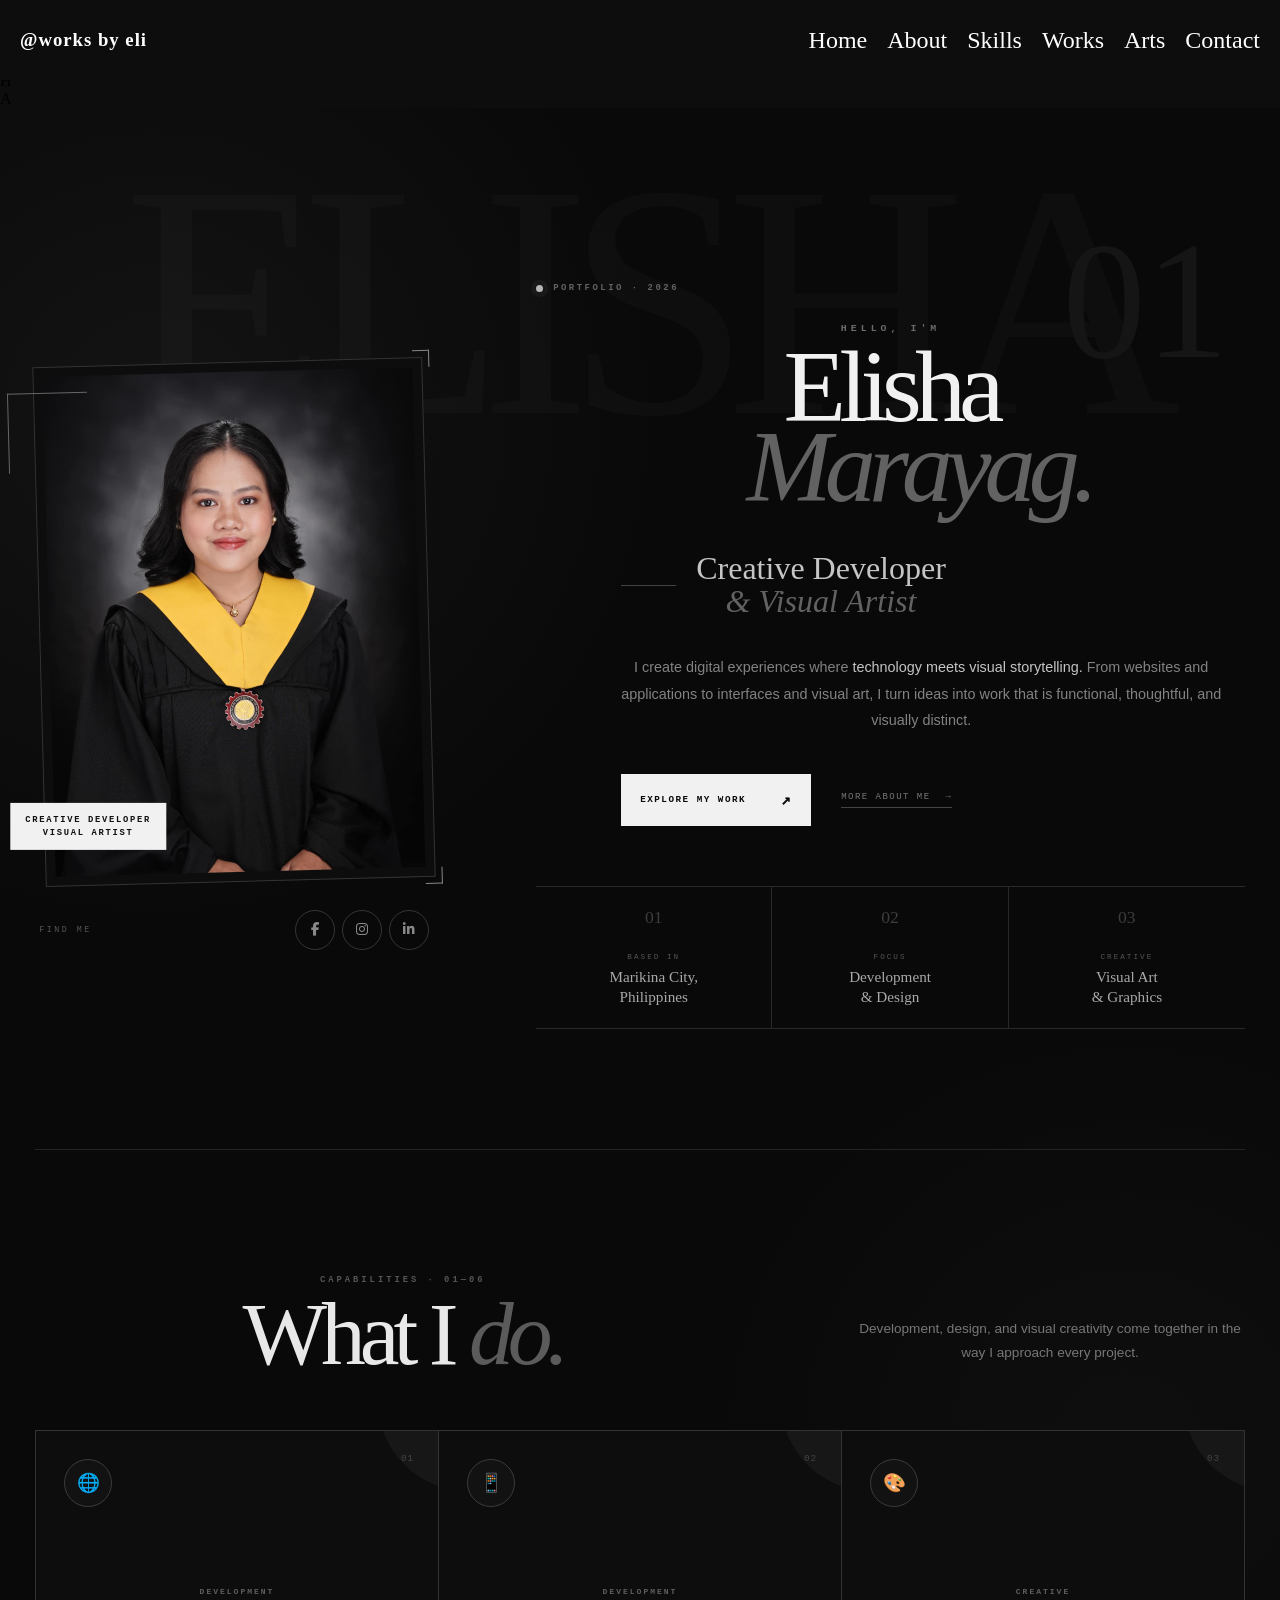
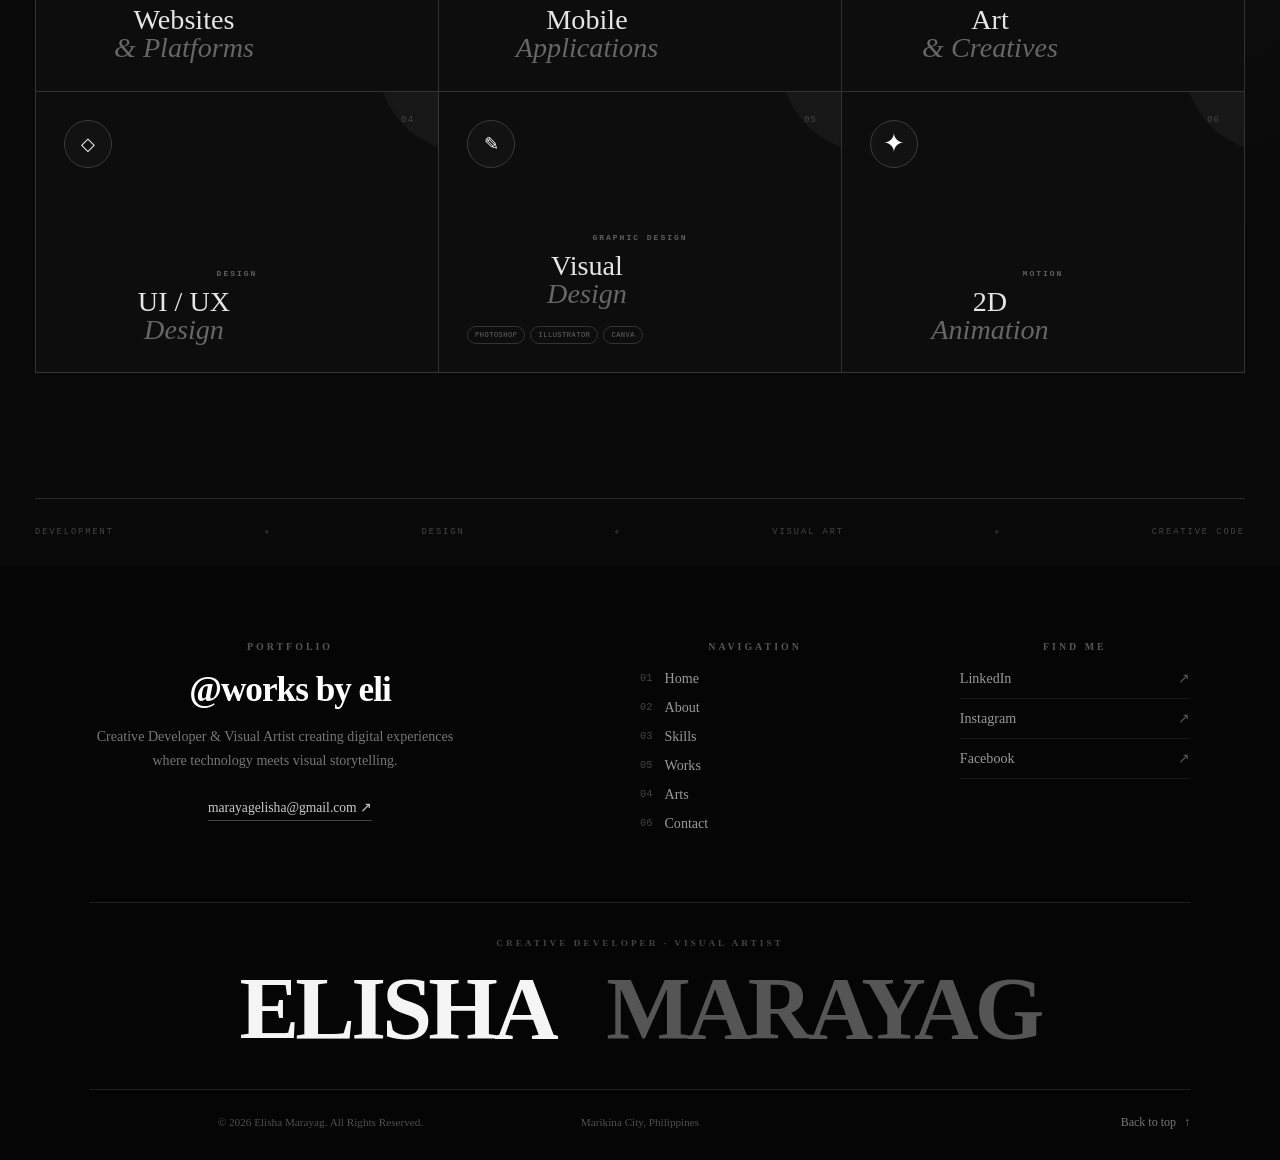
<file: index.html>
<!DOCTYPE html>
<html lang="en">

<head>
  <meta charset="UTF-8" />
  <meta http-equiv="X-UA-Compatible" content="IE=edge" />
  <meta name="viewport" content="width=device-width, initial-scale=1.0" />

  <title>Elisha Marayag | Portfolio</title>

  <link rel="stylesheet" href="style.css" />
  <link rel="stylesheet" href="mediaqueries.css" />

  <link
    rel="stylesheet"
    href="https://cdnjs.cloudflare.com/ajax/libs/font-awesome/6.4.0/css/all.min.css"
  />
</head>

<body>

  <!-- DESKTOP NAVIGATION -->
  <nav id="desktop-nav">

    <div class="logo">
      <h3>@works by eli</h3>
    </div>

    <div>
      <ul class="nav-links">
        <li><a href="index.html">Home</a></li>
        <li><a href="about.html">About</a></li>
        <li><a href="skills.html">Skills</a></li>
        <li><a href="works.html">Works</a></li>
        <li><a href="arts.html">Arts</a></li>
        <li><a href="contact.html">Contact</a></li>
      </ul>
    </div>

  </nav>


  <!-- MOBILE NAVIGATION -->
  <nav id="hamburger-nav">

    <div class="logo">
      <h3>@works by eli</h3>
    </div>

    <div class="hamburger-menu">

      <div class="hamburger-icon" onclick="toggleMenu()">
        <span></span>
        <span></span>
        <span></span>
      </div>

      <div class="menu-links">
        <li><a href="index.html">Home</a></li>
        <li><a href="about.html">About</a></li>
        <li><a href="skills.html">Skills</a></li>
        <li><a href="works.html">Works</a></li>
        <li><a href="arts.html">Arts</a></li>
        <li><a href="contact.html">Contact</a></li>
      </div>

    </div>

  </nav>


  <!-- LOADER -->
  <div id="loader-container">

    <div class="loader">
      <div class="loader-letter">E</div>
      <div class="loader-letter">L</div>
      <div class="loader-letter">I</div>
      <div class="loader-letter">S</div>
      <div class="loader-letter">H</div>
      <div class="loader-letter">A</div>
    </div>

  </div>


  <!-- HOME / PROFILE -->
  <!-- =====================================================
     HOME / PROFILE HERO
===================================================== -->

<section id="profile">

  <!-- BACKGROUND DECORATION -->
  <div class="profile-bg-name" aria-hidden="true">
    ELISHA
  </div>

  <div class="profile-bg-number" aria-hidden="true">
    01
  </div>


  <div class="profile-wrapper">

    <!-- =================================================
         HERO
    ================================================== -->

    <div class="profile-hero">


      <!-- LEFT / IMAGE -->
      <div class="profile-left">

        <div class="profile-photo-wrap">

          <img
            src="./assets/profile.jpg"
            alt="Elisha Marayag"
            class="profile-img"
          />

          <div class="profile-photo-tag">
            <span>CREATIVE DEVELOPER</span>
            <span>VISUAL ARTIST</span>
          </div>

          <span class="photo-corner corner-top"></span>
          <span class="photo-corner corner-bottom"></span>

        </div>


        <!-- SOCIALS -->

        <div class="social-row">

          <span class="social-label">
            FIND ME
          </span>

          <div class="social-icons">

            <a
              href="https://www.facebook.com/eliiiiiiiiiiiiiiiiiiiiiiiiiiiiiiiiiiiiii"
              target="_blank"
              rel="noopener noreferrer"
              class="icon-link"
              aria-label="Facebook"
            >
              <i class="fab fa-facebook-f"></i>
            </a>

            <a
              href="https://www.instagram.com/artbyelimenopii/"
              target="_blank"
              rel="noopener noreferrer"
              class="icon-link"
              aria-label="Instagram"
            >
              <i class="fab fa-instagram"></i>
            </a>

            <a
              href="https://www.linkedin.com/in/elisha-marayag-47861b214/"
              target="_blank"
              rel="noopener noreferrer"
              class="icon-link"
              aria-label="LinkedIn"
            >
              <i class="fab fa-linkedin-in"></i>
            </a>

          </div>

        </div>

      </div>



      <!-- =================================================
           RIGHT / INTRODUCTION
      ================================================== -->

      <div class="profile-right">

        <div class="profile-status">

          <span class="status-dot"></span>

          <span>
            PORTFOLIO · 2026
          </span>

        </div>


        <p class="greeting">
          HELLO, I'M
        </p>


        <h1>
          <span>Elisha</span>
          <em>Marayag.</em>
        </h1>


        <div class="profile-role">

          <span class="role-line"></span>

          <h2>
            Creative Developer
            <em>& Visual Artist</em>
          </h2>

        </div>


        <p class="bio">
          I create digital experiences where
          <strong>technology meets visual storytelling.</strong>
          From websites and applications to interfaces and visual art,
          I turn ideas into work that is functional, thoughtful,
          and visually distinct.
        </p>


        <!-- ACTIONS -->

        <div class="profile-actions">

          <a href="works.html" class="profile-primary-btn">
            <span>EXPLORE MY WORK</span>
            <span>↗</span>
          </a>

          <a href="about.html" class="profile-secondary-btn">
            MORE ABOUT ME
            <span>→</span>
          </a>

        </div>


        <!-- DETAILS -->

        <div class="profile-details">

          <div class="profile-detail">
            <span>01</span>
            <p>BASED IN</p>
            <strong>
              Marikina City,<br />
              Philippines
            </strong>
          </div>

          <div class="profile-detail">
            <span>02</span>
            <p>FOCUS</p>
            <strong>
              Development<br />
              & Design
            </strong>
          </div>

          <div class="profile-detail">
            <span>03</span>
            <p>CREATIVE</p>
            <strong>
              Visual Art<br />
              & Graphics
            </strong>
          </div>

        </div>

      </div>

    </div>



    <!-- =================================================
         WHAT I DO
    ================================================== -->

    <div class="profile-services-section">

      <div class="services-heading">

        <div>

          <p class="services-eyebrow">
            CAPABILITIES · 01—06
          </p>

          <h2>
            What I
            <em>do.</em>
          </h2>

        </div>


        <p class="services-intro">
          Development, design, and visual creativity come together
          in the way I approach every project.
        </p>

      </div>



      <div class="services">


        <!-- 01 -->

        <div class="service-card">

          <span class="service-number">
            01
          </span>

          <span class="service-icon">
            🌐
          </span>

          <div class="service-text">

            <span class="service-label">
              DEVELOPMENT
            </span>

            <h3>
              Websites
              <em>& Platforms</em>
            </h3>

          </div>

          <span class="service-arrow">
            ↗
          </span>

        </div>



        <!-- 02 -->

        <div class="service-card">

          <span class="service-number">
            02
          </span>

          <span class="service-icon">
            📱
          </span>

          <div class="service-text">

            <span class="service-label">
              DEVELOPMENT
            </span>

            <h3>
              Mobile
              <em>Applications</em>
            </h3>

          </div>

          <span class="service-arrow">
            ↗
          </span>

        </div>



        <!-- 03 -->

        <div class="service-card">

          <span class="service-number">
            03
          </span>

          <span class="service-icon">
            🎨
          </span>

          <div class="service-text">

            <span class="service-label">
              CREATIVE
            </span>

            <h3>
              Art
              <em>& Creatives</em>
            </h3>

          </div>

          <span class="service-arrow">
            ↗
          </span>

        </div>



        <!-- 04 -->

        <div class="service-card">

          <span class="service-number">
            04
          </span>

          <span class="service-icon">
            ◇
          </span>

          <div class="service-text">

            <span class="service-label">
              DESIGN
            </span>

            <h3>
              UI / UX
              <em>Design</em>
            </h3>

          </div>

          <span class="service-arrow">
            ↗
          </span>

        </div>



        <!-- 05 -->

        <div class="service-card graphic-card">

          <span class="service-number">
            05
          </span>

          <span class="service-icon">
            ✎
          </span>

          <div class="service-text">

            <span class="service-label">
              GRAPHIC DESIGN
            </span>

            <h3>
              Visual
              <em>Design</em>
            </h3>

            <div class="service-tools">
              <span>PHOTOSHOP</span>
              <span>ILLUSTRATOR</span>
              <span>CANVA</span>
            </div>

          </div>

          <span class="service-arrow">
            ↗
          </span>

        </div>



        <!-- 06 -->

        <div class="service-card animation-card">

          <span class="service-number">
            06
          </span>

          <span class="service-icon">
            ✦
          </span>

          <div class="service-text">

            <span class="service-label">
              MOTION
            </span>

            <h3>
              2D
              <em>Animation</em>
            </h3>

          </div>

          <span class="service-arrow">
            ↗
          </span>

        </div>

      </div>

    </div>


    <!-- =================================================
         BOTTOM MARQUEE
    ================================================== -->

    <div class="profile-marquee">

      <span>DEVELOPMENT</span>
      <i>✦</i>

      <span>DESIGN</span>
      <i>✦</i>

      <span>VISUAL ART</span>
      <i>✦</i>

      <span>CREATIVE CODE</span>

    </div>

  </div>

</section>
  
<!-- =====================================================
     FOOTER
===================================================== -->

<footer class="portfolio-footer">

  <div class="footer-wrapper">

    <!-- TOP AREA -->
    <div class="footer-top">

      <!-- BRAND -->
      <div class="footer-brand">

        <p class="footer-small-label">
          PORTFOLIO
        </p>

        <h2>@works by eli</h2>

        <p class="footer-description">
          Creative Developer & Visual Artist creating digital
          experiences where technology meets visual storytelling.
        </p>

        <a
          href="mailto:marayagelisha@gmail.com"
          class="footer-email"
        >
          marayagelisha@gmail.com ↗
        </a>

      </div>


      <!-- NAVIGATION -->
      <div class="footer-navigation">

        <p class="footer-label">
          NAVIGATION
        </p>

        <div class="footer-links">

          <a href="index.html">
            <span>01</span>
            Home
          </a>

          <a href="about.html">
            <span>02</span>
            About
          </a>

          <a href="skills.html">
            <span>03</span>
            Skills
          </a>

          <a href="works.html">
            <span>05</span>
            Works
          </a>

          <a href="arts.html">
            <span>04</span>
            Arts
          </a>

          <a href="contact.html">
            <span>06</span>
            Contact
          </a>

        </div>

      </div>


      <!-- SOCIAL -->
      <div class="footer-social">

        <p class="footer-label">
          FIND ME
        </p>

        <div class="footer-social-links">

          <a
            href="https://www.linkedin.com/in/elisha-marayag-47861b214/"
            target="_blank"
            rel="noopener noreferrer"
          >
            <span>LinkedIn</span>
            <span class="footer-arrow">↗</span>
          </a>


          <a
            href="https://www.instagram.com/artbyelimenopii/"
            target="_blank"
            rel="noopener noreferrer"
          >
            <span>Instagram</span>
            <span class="footer-arrow">↗</span>
          </a>


          <a
            href="https://www.facebook.com/eliiiiiiiiiiiiiiiiiiiiiiiiiiiiiiiiiiiiii"
            target="_blank"
            rel="noopener noreferrer"
          >
            <span>Facebook</span>
            <span class="footer-arrow">↗</span>
          </a>

        </div>

      </div>

    </div>


    <!-- NAME / SIGNATURE -->
    <div class="footer-signature">

      <p class="footer-signature-label">
        CREATIVE DEVELOPER · VISUAL ARTIST
      </p>

      <div class="footer-name">
        <span>ELISHA</span>
        <span class="footer-name-muted">MARAYAG</span>
      </div>

    </div>


    <!-- BOTTOM -->
    <div class="footer-bottom">

      <p>
        © 2026 Elisha Marayag. All Rights Reserved.
      </p>


      <p class="footer-location">
        Marikina City, Philippines
      </p>


      <a href="#profile" class="back-to-top">
        Back to top
        <span>↑</span>
      </a>

    </div>

  </div>

</footer>

  <script src="script.js"></script>

</body>
</html>
</file>
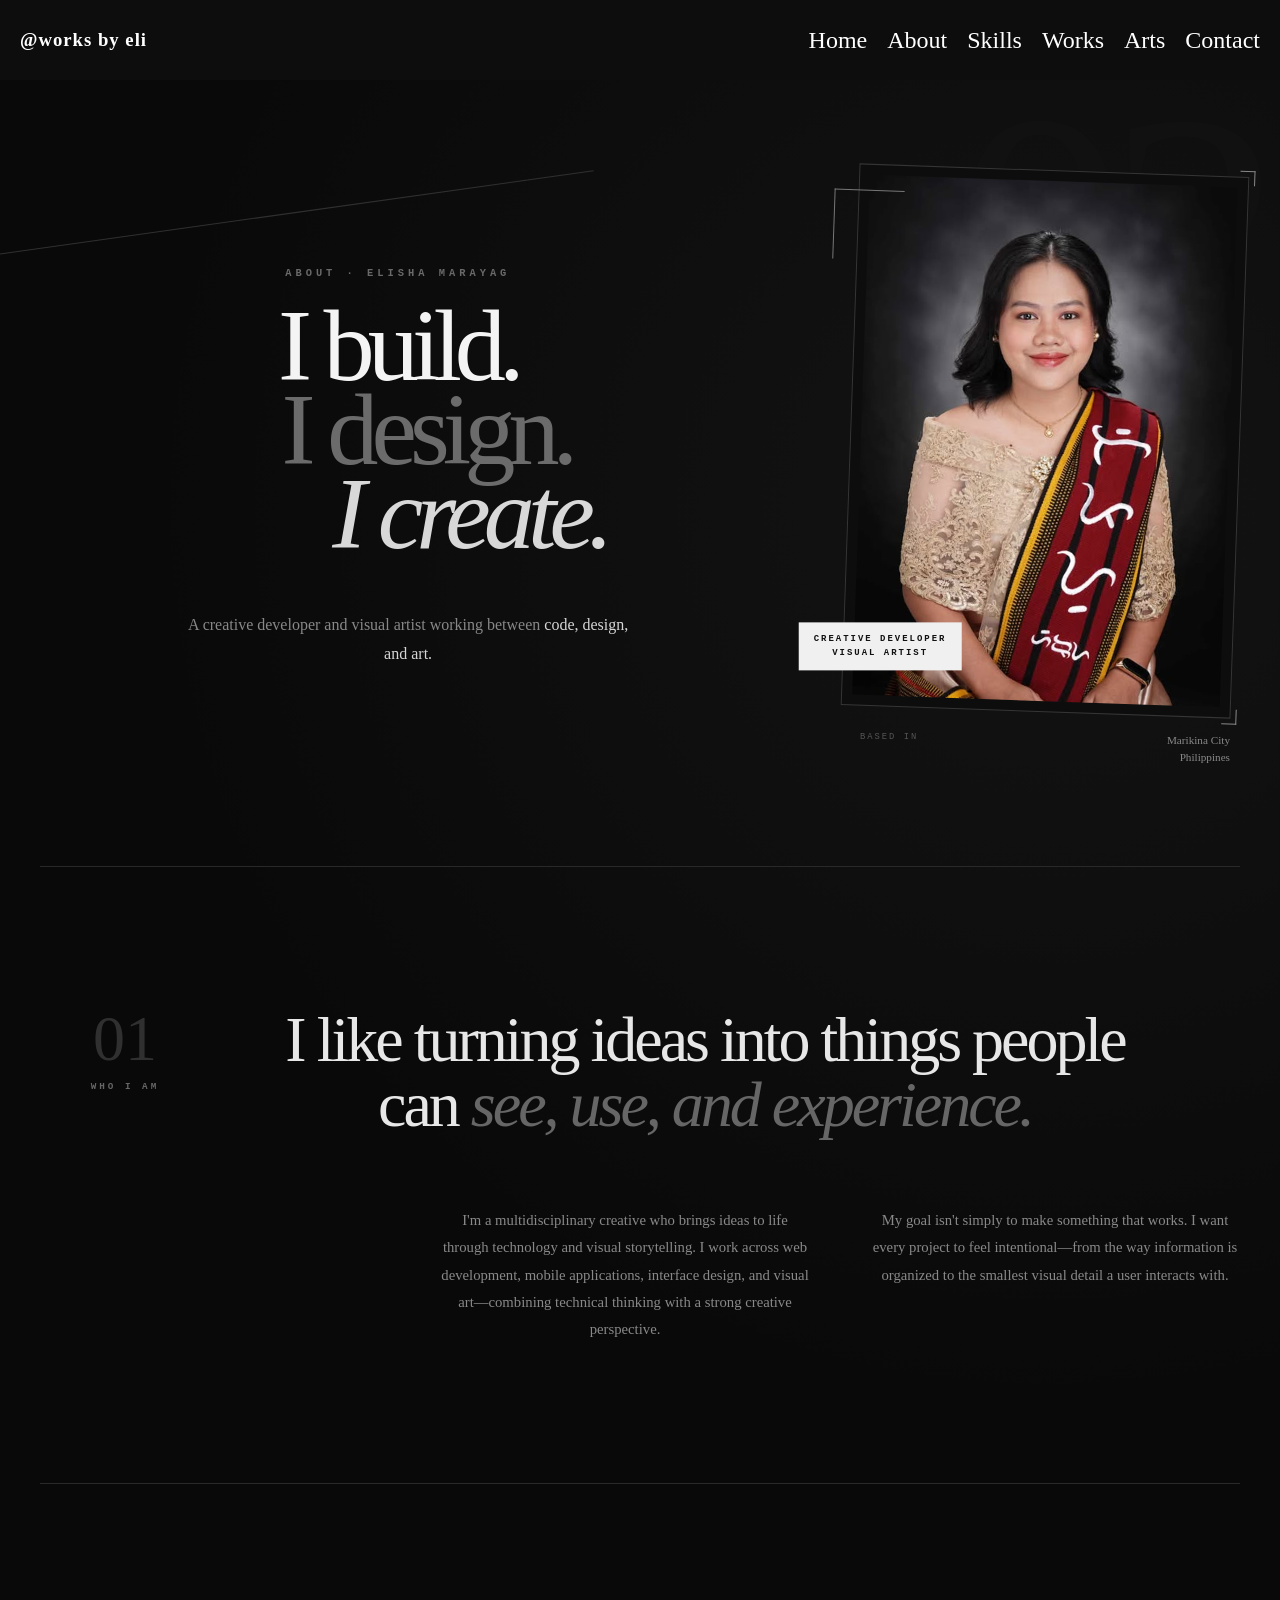
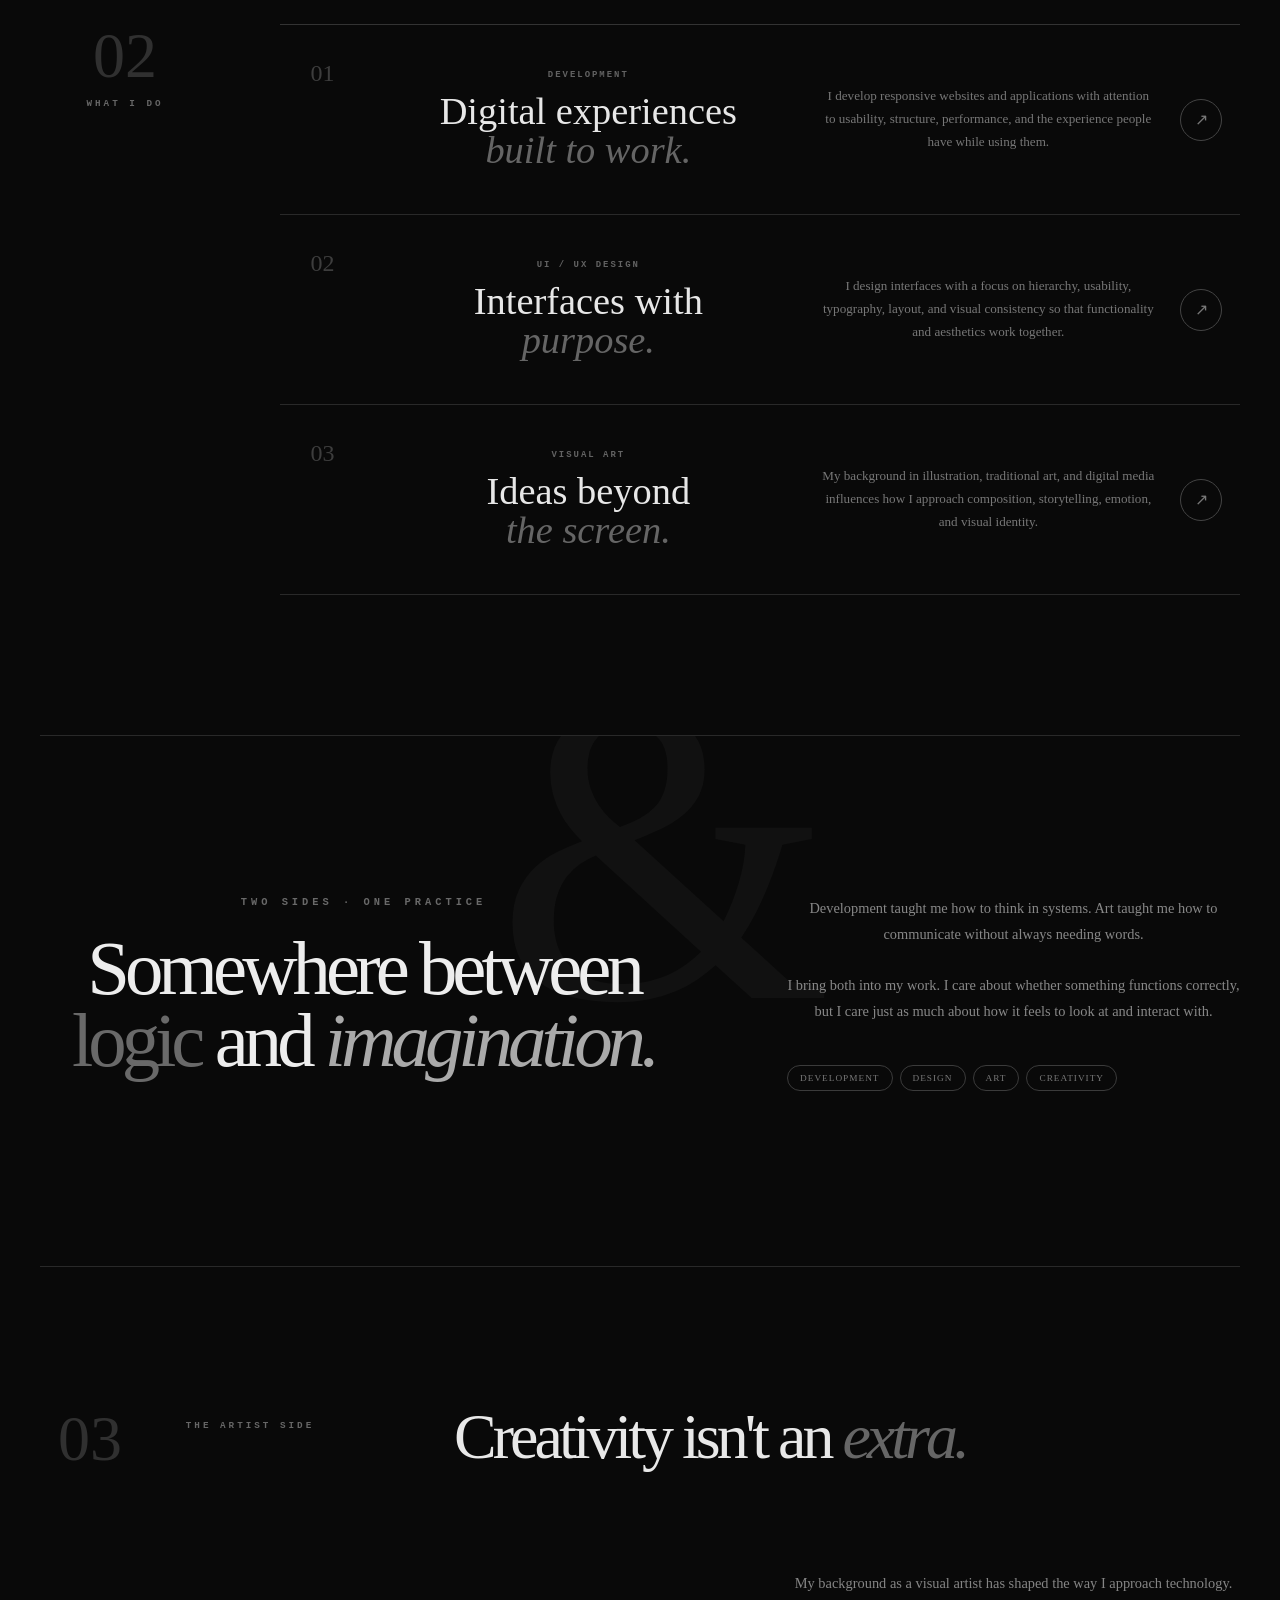
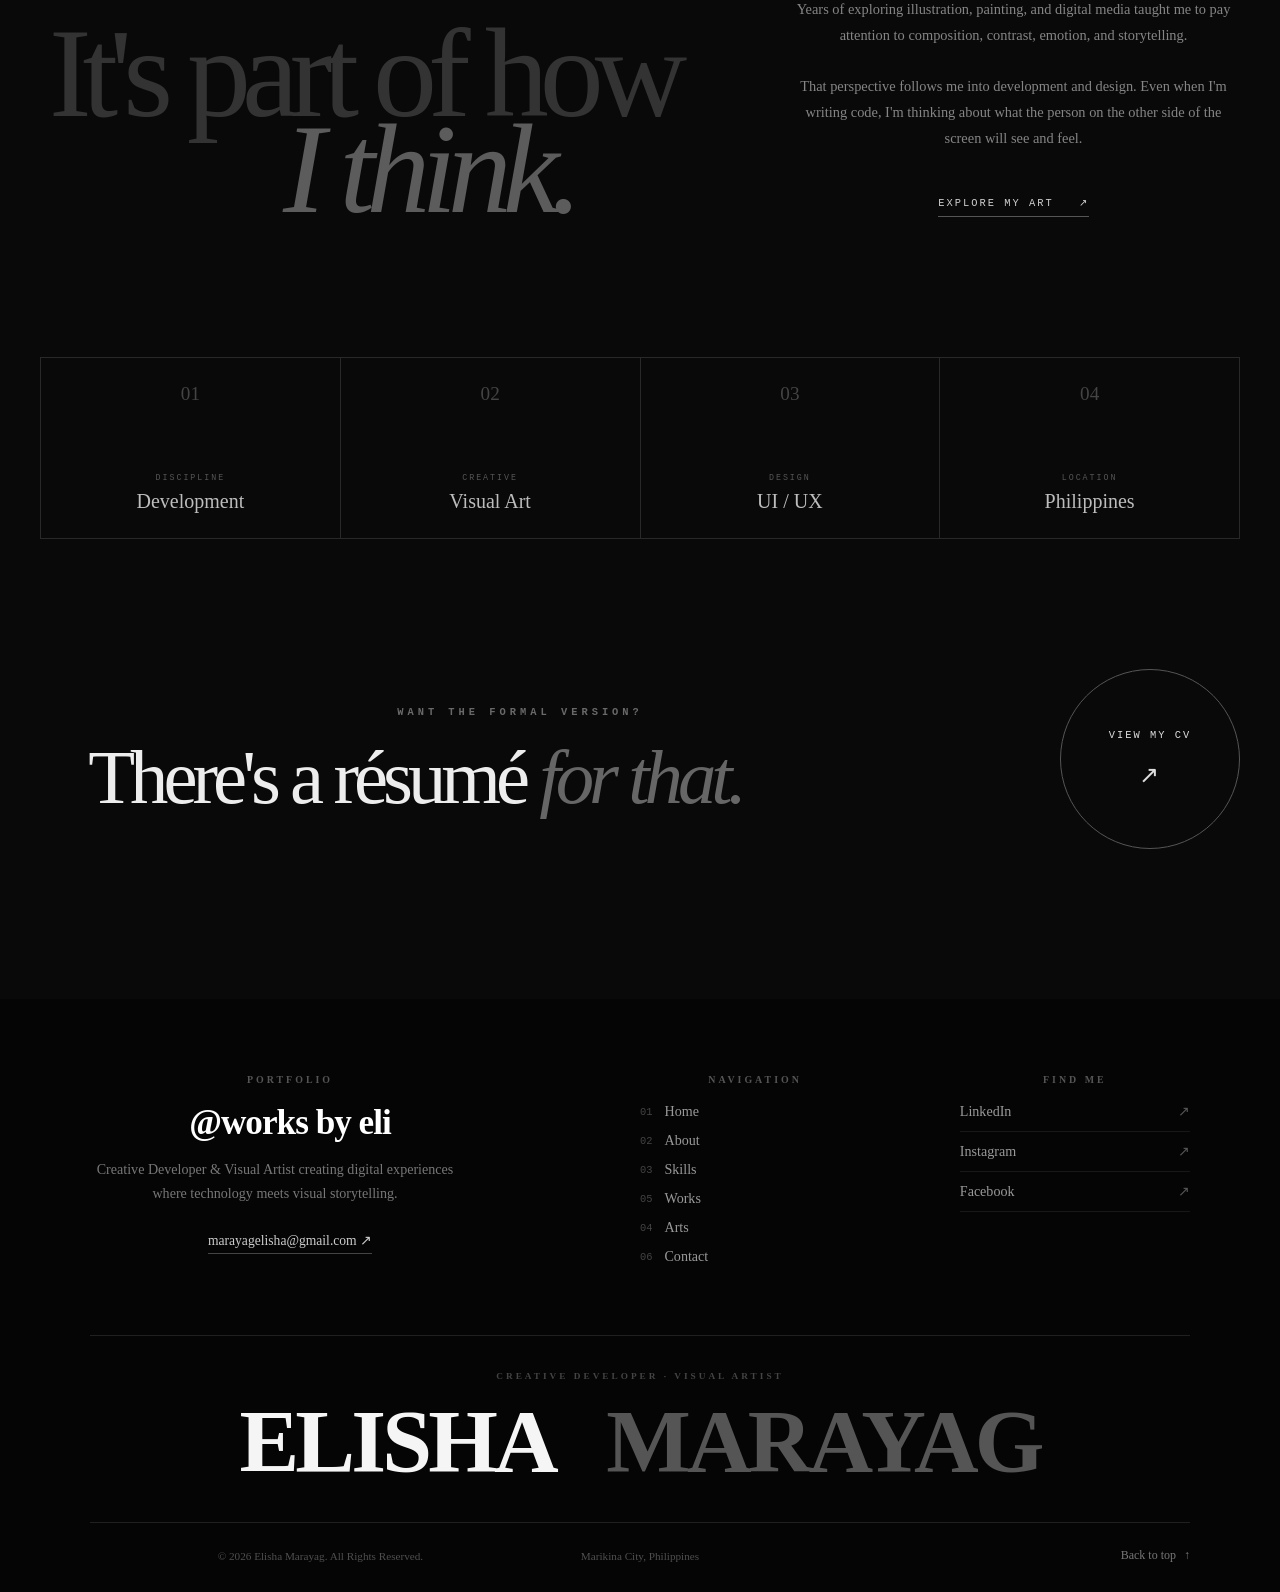
<file: about.html>
<!DOCTYPE html>
<html lang="en">

<head>
  <meta charset="UTF-8" />
  <meta http-equiv="X-UA-Compatible" content="IE=edge" />
  <meta name="viewport" content="width=device-width, initial-scale=1.0" />

  <title>About | Elisha Marayag</title>

  <link rel="stylesheet" href="style.css" />
  <link rel="stylesheet" href="mediaqueries.css" />
</head>

<body>

  <!-- DESKTOP NAVIGATION -->
  <nav id="desktop-nav">

    <div class="logo">
      <h3>@works by eli</h3>
    </div>

    <div>
      <ul class="nav-links">
        <li><a href="index.html">Home</a></li>
        <li><a href="about.html">About</a></li>
        <li><a href="skills.html">Skills</a></li>
        <li><a href="works.html">Works</a></li>
        <li><a href="arts.html">Arts</a></li>
        <li><a href="contact.html">Contact</a></li>
      </ul>
    </div>

  </nav>


  <!-- MOBILE NAVIGATION -->
  <nav id="hamburger-nav">

    <div class="logo">
      <h3>@works by eli</h3>
    </div>

    <div class="hamburger-menu">

      <div class="hamburger-icon" onclick="toggleMenu()">
        <span></span>
        <span></span>
        <span></span>
      </div>

      <div class="menu-links">
        <li><a href="index.html">Home</a></li>
        <li><a href="about.html">About</a></li>
        <li><a href="skills.html">Skills</a></li>
        <li><a href="works.html">Works</a></li>
        <li><a href="arts.html">Arts</a></li>
        <li><a href="contact.html">Contact</a></li>
      </div>

    </div>

  </nav>


  <!-- =====================================================
     ABOUT
===================================================== -->

<section id="about">

  <div class="about-page">


    <!-- =================================================
         HERO
    ================================================== -->

    <div class="about-hero">

      <!-- BACKGROUND DECORATION -->
      <div class="about-hero-number" aria-hidden="true">
        02
      </div>

      <div class="about-hero-line" aria-hidden="true"></div>


      <!-- LEFT -->
      <div class="about-hero-heading">

        <p class="about-eyebrow">
          ABOUT · ELISHA MARAYAG
        </p>

        <h1>
          I build.
          <span>I design.</span>
          <em>I create.</em>
        </h1>

        <p class="about-hero-intro">
          A creative developer and visual artist working
          between <strong>code, design, and art.</strong>
        </p>

      </div>


      <!-- RIGHT / PORTRAIT -->
      <div class="about-portrait-column">

        <div class="about-portrait">

          <img
            src="./assets/about-photo.jpg"
            alt="Elisha Marayag"
          />

          <div class="about-portrait-label">
            <span>CREATIVE DEVELOPER</span>
            <span>VISUAL ARTIST</span>
          </div>

          <span class="about-corner about-corner-one"></span>
          <span class="about-corner about-corner-two"></span>

        </div>


        <div class="about-portrait-meta">

          <span>
            BASED IN
          </span>

          <p>
            Marikina City<br />
            Philippines
          </p>

        </div>

      </div>

    </div>



    <!-- =================================================
         INTRODUCTION
    ================================================== -->

    <div class="about-introduction">

      <div class="about-section-marker">

        <span>01</span>

        <p>
          WHO I AM
        </p>

      </div>


      <div class="about-intro-content">

        <p class="about-big-statement">
          I like turning ideas into things
          people can <em>see, use, and experience.</em>
        </p>


        <div class="about-intro-columns">

          <p>
            I'm a multidisciplinary creative who brings ideas to life
            through technology and visual storytelling. I work across
            web development, mobile applications, interface design,
            and visual art—combining technical thinking with a strong
            creative perspective.
          </p>

          <p>
            My goal isn't simply to make something that works.
            I want every project to feel intentional—from the way
            information is organized to the smallest visual detail
            a user interacts with.
          </p>

        </div>

      </div>

    </div>



    <!-- =================================================
         WHAT I DO
    ================================================== -->

    <div class="about-expertise">

      <div class="about-section-marker">

        <span>02</span>

        <p>
          WHAT I DO
        </p>

      </div>


      <div class="about-expertise-list">


        <!-- DEVELOPMENT -->

        <div class="about-expertise-item">

          <span class="expertise-number">
            01
          </span>

          <div class="expertise-main">

            <p class="expertise-label">
              DEVELOPMENT
            </p>

            <h3>
              Digital experiences
              <em>built to work.</em>
            </h3>

          </div>

          <p class="expertise-description">
            I develop responsive websites and applications with
            attention to usability, structure, performance, and
            the experience people have while using them.
          </p>

          <span class="expertise-symbol">
            ↗
          </span>

        </div>


        <!-- DESIGN -->

        <div class="about-expertise-item">

          <span class="expertise-number">
            02
          </span>

          <div class="expertise-main">

            <p class="expertise-label">
              UI / UX DESIGN
            </p>

            <h3>
              Interfaces with
              <em>purpose.</em>
            </h3>

          </div>

          <p class="expertise-description">
            I design interfaces with a focus on hierarchy,
            usability, typography, layout, and visual consistency
            so that functionality and aesthetics work together.
          </p>

          <span class="expertise-symbol">
            ↗
          </span>

        </div>


        <!-- VISUAL ART -->

        <div class="about-expertise-item">

          <span class="expertise-number">
            03
          </span>

          <div class="expertise-main">

            <p class="expertise-label">
              VISUAL ART
            </p>

            <h3>
              Ideas beyond
              <em>the screen.</em>
            </h3>

          </div>

          <p class="expertise-description">
            My background in illustration, traditional art, and
            digital media influences how I approach composition,
            storytelling, emotion, and visual identity.
          </p>

          <span class="expertise-symbol">
            ↗
          </span>

        </div>


      </div>

    </div>



    <!-- =================================================
         CREATIVE + TECHNICAL
    ================================================== -->

    <div class="about-philosophy">

      <div class="about-philosophy-decoration" aria-hidden="true">
        &amp;
      </div>


      <div class="about-philosophy-left">

        <p class="about-eyebrow">
          TWO SIDES · ONE PRACTICE
        </p>

        <h2>
          Somewhere between
          <span>logic</span>
          and
          <em>imagination.</em>
        </h2>

      </div>


      <div class="about-philosophy-right">

        <p>
          Development taught me how to think in systems.
          Art taught me how to communicate without always
          needing words.
        </p>

        <p>
          I bring both into my work. I care about whether
          something functions correctly, but I care just as
          much about how it feels to look at and interact with.
        </p>


        <div class="about-philosophy-tags">

          <span>DEVELOPMENT</span>
          <span>DESIGN</span>
          <span>ART</span>
          <span>CREATIVITY</span>

        </div>

      </div>

    </div>



    <!-- =================================================
         ARTIST SECTION
    ================================================== -->

    <div class="about-artist">

      <div class="about-artist-title">

        <span class="artist-index">
          03
        </span>

        <p>
          THE ARTIST SIDE
        </p>

        <h2>
          Creativity isn't an
          <em>extra.</em>
        </h2>

      </div>


      <div class="about-artist-content">

        <p class="artist-large-text">
          It's part of how
          <span>I think.</span>
        </p>

        <div class="artist-description">

          <p>
            My background as a visual artist has shaped the way
            I approach technology. Years of exploring illustration,
            painting, and digital media taught me to pay attention
            to composition, contrast, emotion, and storytelling.
          </p>

          <p>
            That perspective follows me into development and design.
            Even when I'm writing code, I'm thinking about what the
            person on the other side of the screen will see and feel.
          </p>

          <a href="arts.html" class="about-text-link">
            EXPLORE MY ART
            <span>↗</span>
          </a>

        </div>

      </div>

    </div>



    <!-- =================================================
         PROFILE STRIP
    ================================================== -->

    <div class="about-profile-strip">

      <div class="profile-strip-item">

        <span>01</span>

        <p>DISCIPLINE</p>

        <strong>
          Development
        </strong>

      </div>


      <div class="profile-strip-item">

        <span>02</span>

        <p>CREATIVE</p>

        <strong>
          Visual Art
        </strong>

      </div>


      <div class="profile-strip-item">

        <span>03</span>

        <p>DESIGN</p>

        <strong>
          UI / UX
        </strong>

      </div>


      <div class="profile-strip-item">

        <span>04</span>

        <p>LOCATION</p>

        <strong>
          Philippines
        </strong>

      </div>

    </div>



    <!-- =================================================
         CV CTA
    ================================================== -->

    <div class="about-cv">

      <div>

        <p class="about-eyebrow">
          WANT THE FORMAL VERSION?
        </p>

        <h2>
          There's a résumé
          <em>for that.</em>
        </h2>

      </div>


      <a
        href="./assets/Elisha_Marayag_Resume.pdf"
        target="_blank"
        class="about-cv-button"
      >

        <span>
          VIEW MY CV
        </span>

        <span class="about-cv-arrow">
          ↗
        </span>

      </a>

    </div>


  </div>

</section>
<!-- =====================================================
     FOOTER
===================================================== -->

<footer class="portfolio-footer">

  <div class="footer-wrapper">

    <!-- TOP AREA -->
    <div class="footer-top">

      <!-- BRAND -->
      <div class="footer-brand">

        <p class="footer-small-label">
          PORTFOLIO
        </p>

        <h2>@works by eli</h2>

        <p class="footer-description">
          Creative Developer & Visual Artist creating digital
          experiences where technology meets visual storytelling.
        </p>

        <a
          href="mailto:marayagelisha@gmail.com"
          class="footer-email"
        >
          marayagelisha@gmail.com ↗
        </a>

      </div>


      <!-- NAVIGATION -->
      <div class="footer-navigation">

        <p class="footer-label">
          NAVIGATION
        </p>

        <div class="footer-links">

          <a href="index.html">
            <span>01</span>
            Home
          </a>

          <a href="about.html">
            <span>02</span>
            About
          </a>

          <a href="skills.html">
            <span>03</span>
            Skills
          </a>

          <a href="works.html">
            <span>05</span>
            Works
          </a>

          <a href="arts.html">
            <span>04</span>
            Arts
          </a>

          <a href="contact.html">
            <span>06</span>
            Contact
          </a>

        </div>

      </div>


      <!-- SOCIAL -->
      <div class="footer-social">

        <p class="footer-label">
          FIND ME
        </p>

        <div class="footer-social-links">

          <a
            href="https://www.linkedin.com/in/elisha-marayag-47861b214/"
            target="_blank"
            rel="noopener noreferrer"
          >
            <span>LinkedIn</span>
            <span class="footer-arrow">↗</span>
          </a>


          <a
            href="https://www.instagram.com/artbyelimenopii/"
            target="_blank"
            rel="noopener noreferrer"
          >
            <span>Instagram</span>
            <span class="footer-arrow">↗</span>
          </a>


          <a
            href="https://www.facebook.com/eliiiiiiiiiiiiiiiiiiiiiiiiiiiiiiiiiiiiii"
            target="_blank"
            rel="noopener noreferrer"
          >
            <span>Facebook</span>
            <span class="footer-arrow">↗</span>
          </a>

        </div>

      </div>

    </div>


    <!-- NAME / SIGNATURE -->
    <div class="footer-signature">

      <p class="footer-signature-label">
        CREATIVE DEVELOPER · VISUAL ARTIST
      </p>

      <div class="footer-name">
        <span>ELISHA</span>
        <span class="footer-name-muted">MARAYAG</span>
      </div>

    </div>


    <!-- BOTTOM -->
    <div class="footer-bottom">

      <p>
        © 2026 Elisha Marayag. All Rights Reserved.
      </p>


      <p class="footer-location">
        Marikina City, Philippines
      </p>


      <a href="#profile" class="back-to-top">
        Back to top
        <span>↑</span>
      </a>

    </div>

  </div>

</footer>

  <script src="script.js"></script>

</body>
</html>
</file>
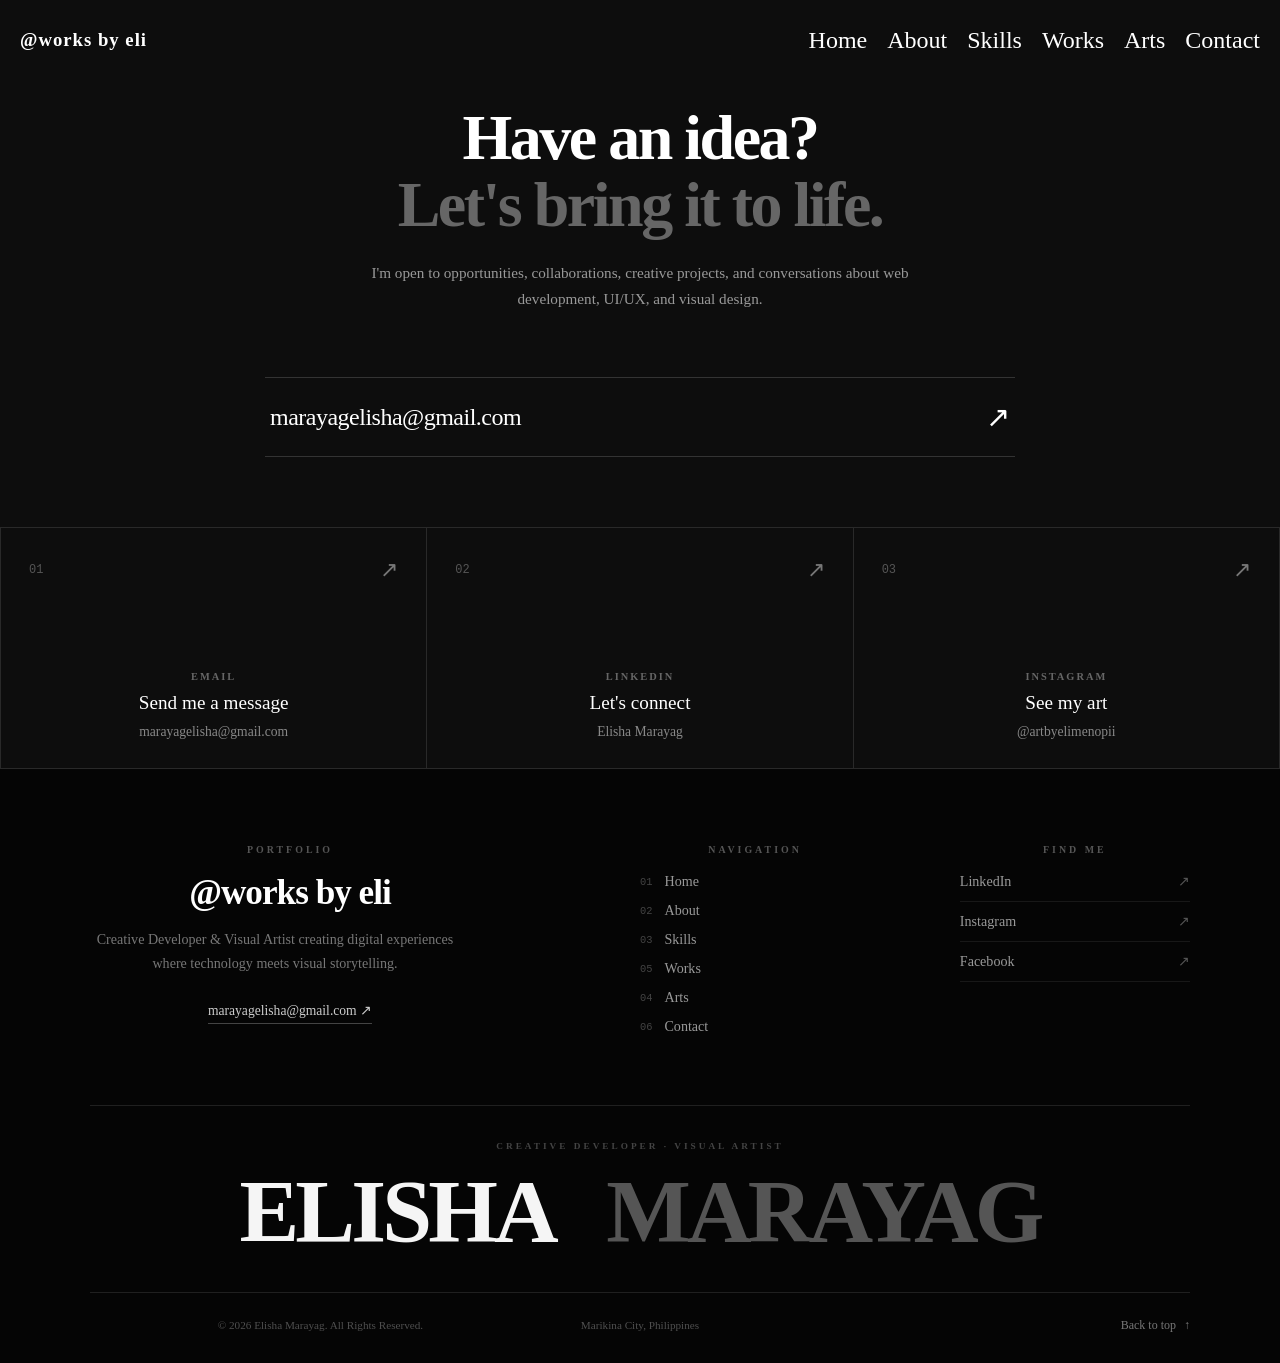
<file: contact.html>
<!DOCTYPE html>
<html lang="en">

<head>
  <meta charset="UTF-8" />
  <meta http-equiv="X-UA-Compatible" content="IE=edge" />
  <meta name="viewport" content="width=device-width, initial-scale=1.0" />

  <title>Contact | Elisha Marayag</title>

  <link rel="stylesheet" href="style.css" />
  <link rel="stylesheet" href="mediaqueries.css" />
</head>

<body>

  <!-- DESKTOP NAVIGATION -->
  <nav id="desktop-nav">

    <div class="logo">
      <h3>@works by eli</h3>
    </div>

    <div>
      <ul class="nav-links">
        <li><a href="index.html">Home</a></li>
        <li><a href="about.html">About</a></li>
        <li><a href="skills.html">Skills</a></li>
        <li><a href="works.html">Works</a></li>
        <li><a href="arts.html">Arts</a></li>
        <li><a href="contact.html">Contact</a></li>
      </ul>
    </div>

  </nav>


  <!-- MOBILE NAVIGATION -->
  <nav id="hamburger-nav">

    <div class="logo">
      <h3>@works by eli</h3>
    </div>

    <div class="hamburger-menu">

      <div class="hamburger-icon" onclick="toggleMenu()">
        <span></span>
        <span></span>
        <span></span>
      </div>

      <div class="menu-links">
        <li><a href="index.html">Home</a></li>
        <li><a href="about.html">About</a></li>
        <li><a href="skills.html">Skills</a></li>
        <li><a href="works.html">Works</a></li>
        <li><a href="arts.html">Arts</a></li>
        <li><a href="contact.html">Contact</a></li>
      </div>

    </div>

  </nav>

<section id="contact-home">

  <div class="contact-home-wrapper">

    <!-- SMALL LABEL -->
    <p class="contact-eyebrow">
      LET'S CREATE SOMETHING
    </p>


    <!-- MAIN CONTACT MESSAGE -->
    <div class="contact-home-heading">

      <h2>
        Have an idea?
        <span>Let's bring it to life.</span>
      </h2>

      <p>
        I'm open to opportunities, collaborations, creative projects,
        and conversations about web development, UI/UX, and visual design.
      </p>

    </div>


    <!-- EMAIL CTA -->
    <a
      href="mailto:marayagelisha@gmail.com"
      class="contact-main-link"
    >
      <span class="contact-main-text">
        marayagelisha@gmail.com
      </span>

      <span class="contact-arrow">
        ↗
      </span>
    </a>


    <!-- CONTACT INFORMATION -->
    <div class="contact-details-grid">

      <a
        href="mailto:marayagelisha@gmail.com"
        class="contact-detail-card"
      >

        <div class="contact-detail-top">
          <span class="contact-number">01</span>
          <span class="contact-card-arrow">↗</span>
        </div>

        <div>
          <p class="contact-detail-label">EMAIL</p>
          <h3>Send me a message</h3>
          <p>marayagelisha@gmail.com</p>
        </div>

      </a>


      <a
        href="https://www.linkedin.com/in/elisha-marayag-47861b214/"
        target="_blank"
        rel="noopener noreferrer"
        class="contact-detail-card"
      >

        <div class="contact-detail-top">
          <span class="contact-number">02</span>
          <span class="contact-card-arrow">↗</span>
        </div>

        <div>
          <p class="contact-detail-label">LINKEDIN</p>
          <h3>Let's connect</h3>
          <p>Elisha Marayag</p>
        </div>

      </a>


      <a
        href="https://www.instagram.com/artbyelimenopii/"
        target="_blank"
        rel="noopener noreferrer"
        class="contact-detail-card"
      >

        <div class="contact-detail-top">
          <span class="contact-number">03</span>
          <span class="contact-card-arrow">↗</span>
        </div>

        <div>
          <p class="contact-detail-label">INSTAGRAM</p>
          <h3>See my art</h3>
          <p>@artbyelimenopii</p>
        </div>

      </a>

    </div>

  </div>

</section>
<!-- =====================================================
     FOOTER
===================================================== -->

<footer class="portfolio-footer">

  <div class="footer-wrapper">

    <!-- TOP AREA -->
    <div class="footer-top">

      <!-- BRAND -->
      <div class="footer-brand">

        <p class="footer-small-label">
          PORTFOLIO
        </p>

        <h2>@works by eli</h2>

        <p class="footer-description">
          Creative Developer & Visual Artist creating digital
          experiences where technology meets visual storytelling.
        </p>

        <a
          href="mailto:marayagelisha@gmail.com"
          class="footer-email"
        >
          marayagelisha@gmail.com ↗
        </a>

      </div>


      <!-- NAVIGATION -->
      <div class="footer-navigation">

        <p class="footer-label">
          NAVIGATION
        </p>

        <div class="footer-links">

          <a href="index.html">
            <span>01</span>
            Home
          </a>

          <a href="about.html">
            <span>02</span>
            About
          </a>

          <a href="skills.html">
            <span>03</span>
            Skills
          </a>

          <a href="works.html">
            <span>05</span>
            Works
          </a>

          <a href="arts.html">
            <span>04</span>
            Arts
          </a>

          <a href="contact.html">
            <span>06</span>
            Contact
          </a>

        </div>

      </div>


      <!-- SOCIAL -->
      <div class="footer-social">

        <p class="footer-label">
          FIND ME
        </p>

        <div class="footer-social-links">

          <a
            href="https://www.linkedin.com/in/elisha-marayag-47861b214/"
            target="_blank"
            rel="noopener noreferrer"
          >
            <span>LinkedIn</span>
            <span class="footer-arrow">↗</span>
          </a>


          <a
            href="https://www.instagram.com/artbyelimenopii/"
            target="_blank"
            rel="noopener noreferrer"
          >
            <span>Instagram</span>
            <span class="footer-arrow">↗</span>
          </a>


          <a
            href="https://www.facebook.com/eliiiiiiiiiiiiiiiiiiiiiiiiiiiiiiiiiiiiii"
            target="_blank"
            rel="noopener noreferrer"
          >
            <span>Facebook</span>
            <span class="footer-arrow">↗</span>
          </a>

        </div>

      </div>

    </div>


    <!-- NAME / SIGNATURE -->
    <div class="footer-signature">

      <p class="footer-signature-label">
        CREATIVE DEVELOPER · VISUAL ARTIST
      </p>

      <div class="footer-name">
        <span>ELISHA</span>
        <span class="footer-name-muted">MARAYAG</span>
      </div>

    </div>


    <!-- BOTTOM -->
    <div class="footer-bottom">

      <p>
        © 2026 Elisha Marayag. All Rights Reserved.
      </p>


      <p class="footer-location">
        Marikina City, Philippines
      </p>


      <a href="#profile" class="back-to-top">
        Back to top
        <span>↑</span>
      </a>

    </div>

  </div>

</footer>


  <script src="script.js"></script>

</body>
</html>
</file>
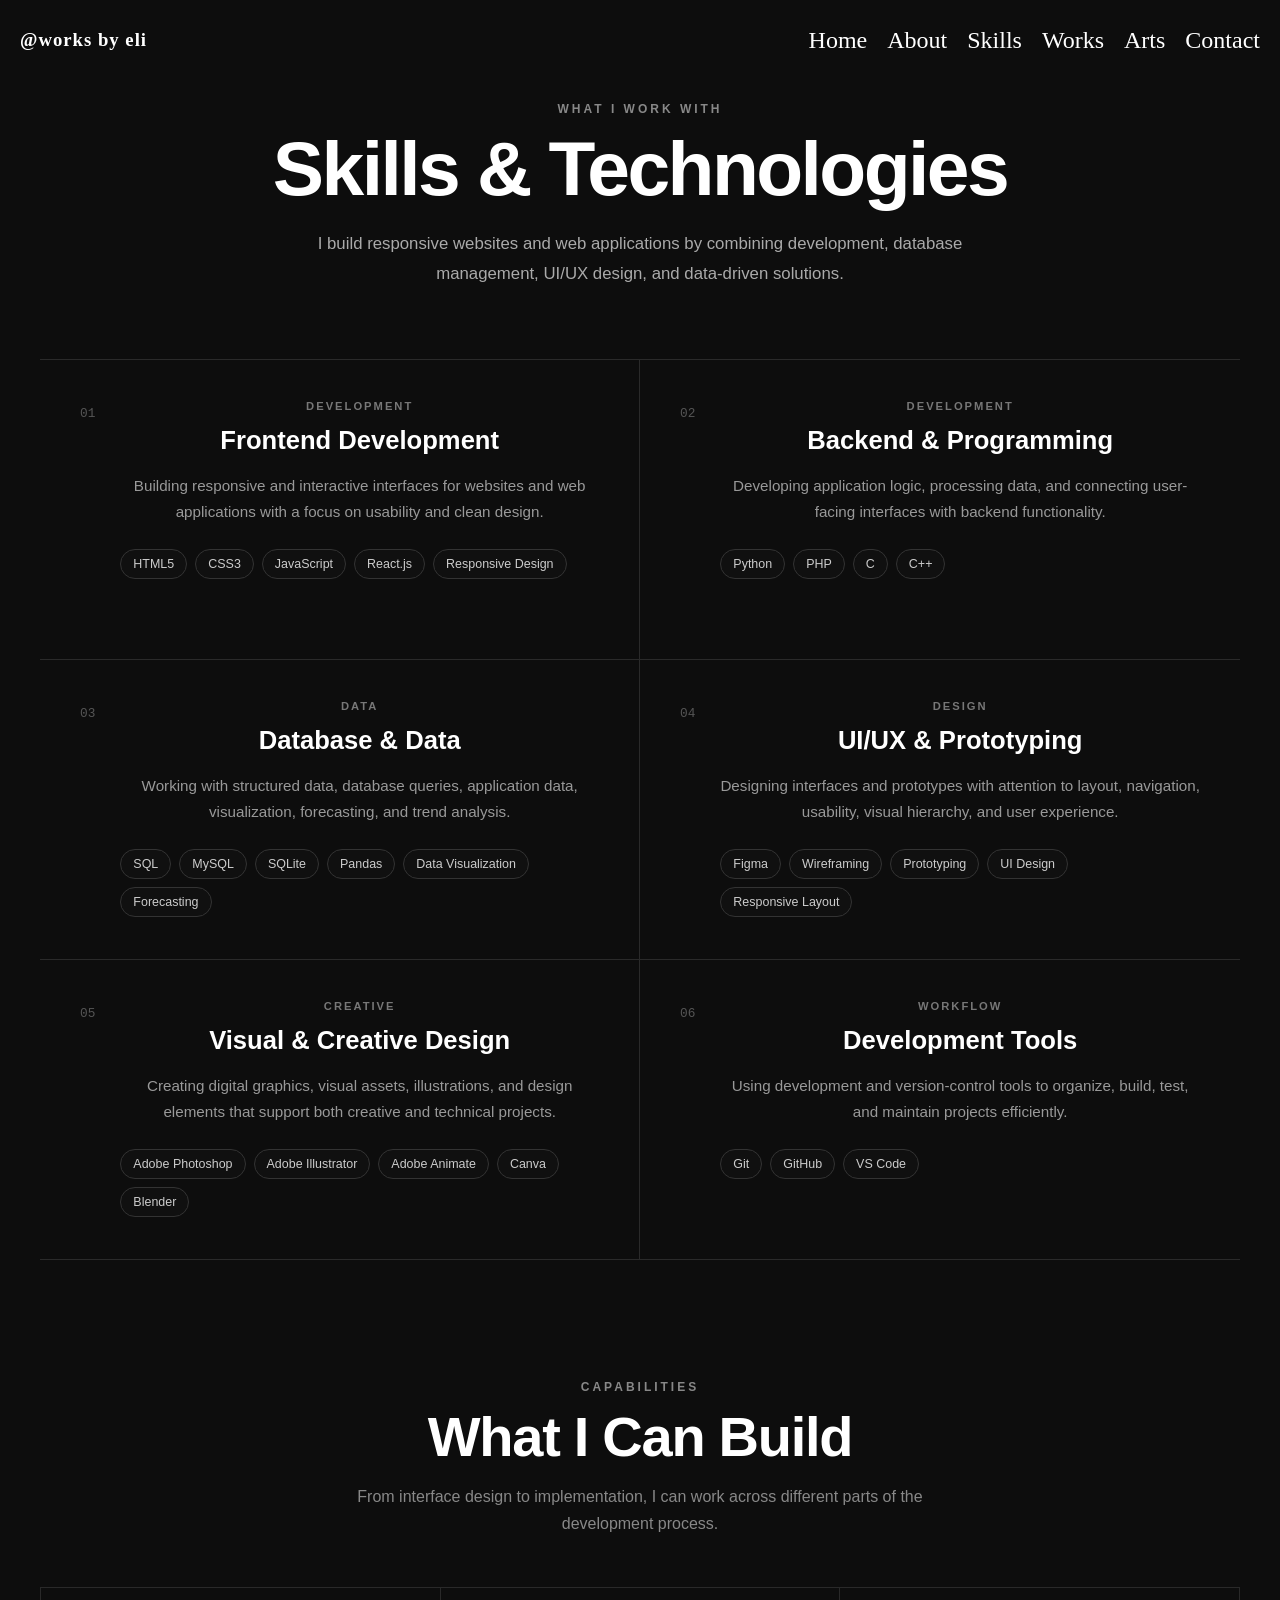
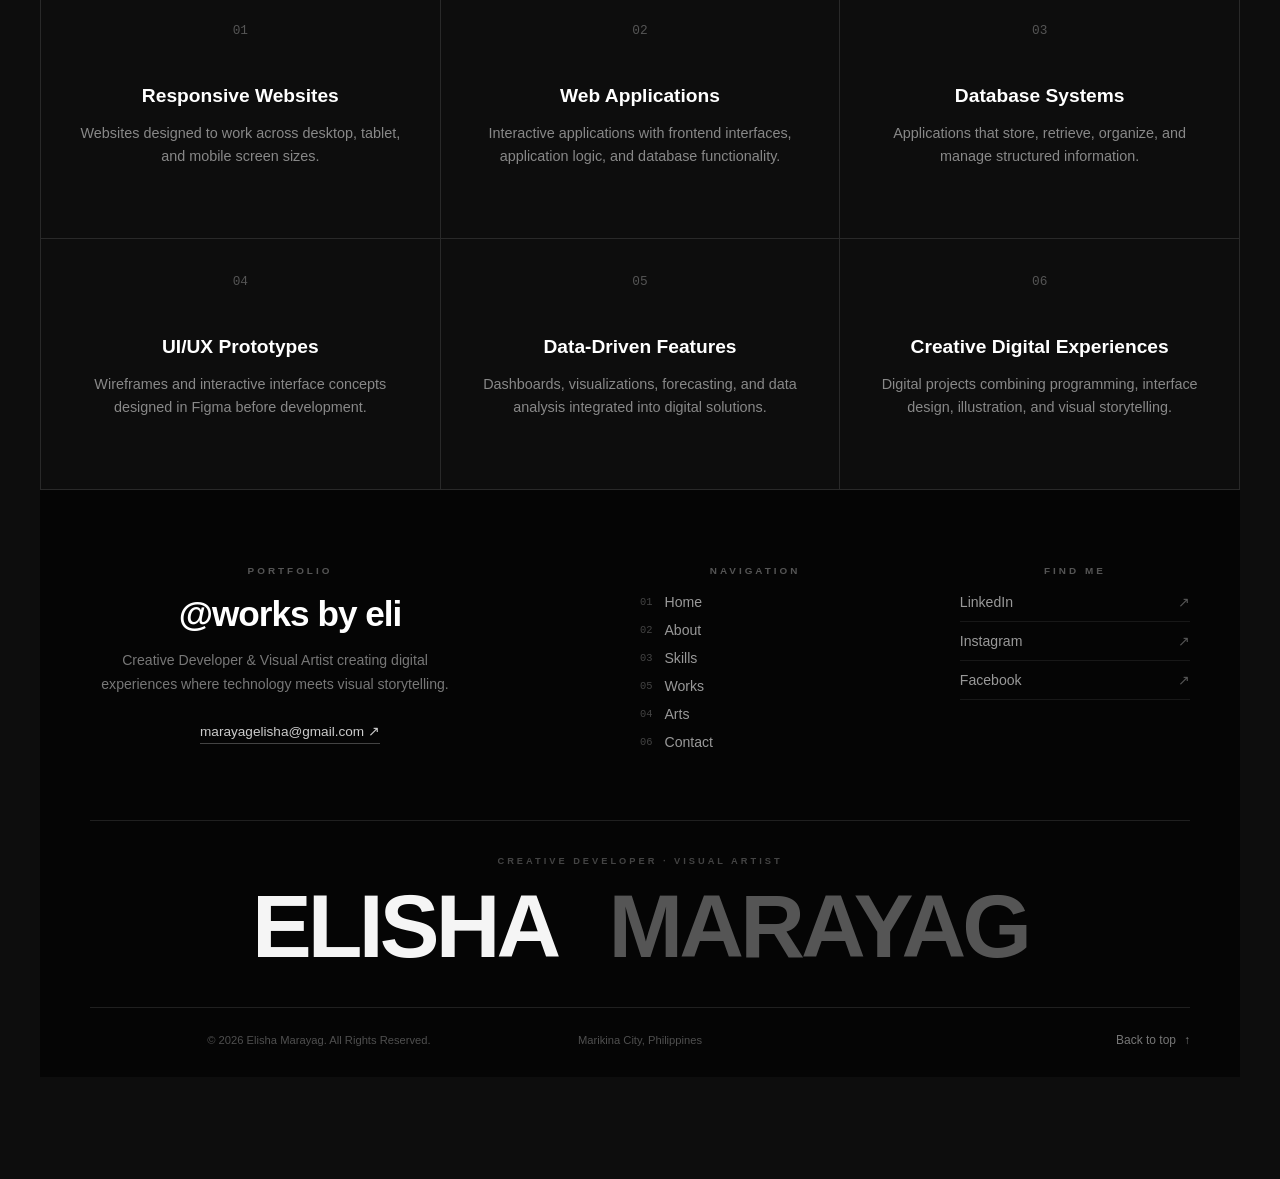
<file: skills.html>
<!DOCTYPE html>
<html lang="en">

<head>
  <meta charset="UTF-8" />
  <meta http-equiv="X-UA-Compatible" content="IE=edge" />
  <meta name="viewport" content="width=device-width, initial-scale=1.0" />

  <title>Contact | Elisha Marayag</title>

  <link rel="stylesheet" href="style.css" />
  <link rel="stylesheet" href="mediaqueries.css" />
</head>

<body>
<!-- DESKTOP NAVIGATION -->
  <nav id="desktop-nav">

    <div class="logo">
      <h3>@works by eli</h3>
    </div>

    <div>
      <ul class="nav-links">
        <li><a href="index.html">Home</a></li>
        <li><a href="about.html">About</a></li>
        <li><a href="skills.html">Skills</a></li>
        <li><a href="works.html">Works</a></li>
        <li><a href="arts.html">Arts</a></li>
        <li><a href="contact.html">Contact</a></li>
      </ul>
    </div>

  </nav>


  <!-- MOBILE NAVIGATION -->
  <nav id="hamburger-nav">

    <div class="logo">
      <h3>@works by eli</h3>
    </div>

    <div class="hamburger-menu">

      <div class="hamburger-icon" onclick="toggleMenu()">
        <span></span>
        <span></span>
        <span></span>
      </div>

      <div class="menu-links">
        <li><a href="index.html">Home</a></li>
        <li><a href="about.html">About</a></li>
        <li><a href="skills.html">Skills</a></li>
        <li><a href="works.html">Works</a></li>
        <li><a href="arts.html">Arts</a></li>
        <li><a href="contact.html">Contact</a></li>
      </div>

    </div>

  </nav>
<section id="skills">

  <div class="skills-wrapper">

    <!-- HEADER -->
    <div class="skills-header">
      <p class="skills-label">WHAT I WORK WITH</p>

      <h1>Skills & Technologies</h1>

      <p class="skills-intro">
        I build responsive websites and web applications by combining
        development, database management, UI/UX design, and data-driven
        solutions.
      </p>
    </div>


    <!-- SKILL CATEGORIES -->
    <div class="skill-categories">


      <!-- FRONTEND -->
      <div class="skill-card">

        <div class="skill-card-number">01</div>

        <div class="skill-card-content">

          <p class="skill-category">DEVELOPMENT</p>

          <h2>Frontend Development</h2>

          <p>
            Building responsive and interactive interfaces for websites
            and web applications with a focus on usability and clean design.
          </p>

          <div class="skill-tags">
            <span>HTML5</span>
            <span>CSS3</span>
            <span>JavaScript</span>
            <span>React.js</span>
            <span>Responsive Design</span>
          </div>

        </div>

      </div>


      <!-- BACKEND -->
      <div class="skill-card">

        <div class="skill-card-number">02</div>

        <div class="skill-card-content">

          <p class="skill-category">DEVELOPMENT</p>

          <h2>Backend & Programming</h2>

          <p>
            Developing application logic, processing data, and connecting
            user-facing interfaces with backend functionality.
          </p>

          <div class="skill-tags">
            <span>Python</span>
            <span>PHP</span>
            <span>C</span>
            <span>C++</span>
          </div>

        </div>

      </div>


      <!-- DATABASE -->
      <div class="skill-card">

        <div class="skill-card-number">03</div>

        <div class="skill-card-content">

          <p class="skill-category">DATA</p>

          <h2>Database & Data</h2>

          <p>
            Working with structured data, database queries, application
            data, visualization, forecasting, and trend analysis.
          </p>

          <div class="skill-tags">
            <span>SQL</span>
            <span>MySQL</span>
            <span>SQLite</span>
            <span>Pandas</span>
            <span>Data Visualization</span>
            <span>Forecasting</span>
          </div>

        </div>

      </div>


      <!-- UI UX -->
      <div class="skill-card">

        <div class="skill-card-number">04</div>

        <div class="skill-card-content">

          <p class="skill-category">DESIGN</p>

          <h2>UI/UX & Prototyping</h2>

          <p>
            Designing interfaces and prototypes with attention to layout,
            navigation, usability, visual hierarchy, and user experience.
          </p>

          <div class="skill-tags">
            <span>Figma</span>
            <span>Wireframing</span>
            <span>Prototyping</span>
            <span>UI Design</span>
            <span>Responsive Layout</span>
          </div>

        </div>

      </div>


      <!-- CREATIVE -->
      <div class="skill-card">

        <div class="skill-card-number">05</div>

        <div class="skill-card-content">

          <p class="skill-category">CREATIVE</p>

          <h2>Visual & Creative Design</h2>

          <p>
            Creating digital graphics, visual assets, illustrations, and
            design elements that support both creative and technical projects.
          </p>

          <div class="skill-tags">
            <span>Adobe Photoshop</span>
            <span>Adobe Illustrator</span>
            <span>Adobe Animate</span>
            <span>Canva</span>
            <span>Blender</span>
          </div>

        </div>

      </div>


      <!-- TOOLS -->
      <div class="skill-card">

        <div class="skill-card-number">06</div>

        <div class="skill-card-content">

          <p class="skill-category">WORKFLOW</p>

          <h2>Development Tools</h2>

          <p>
            Using development and version-control tools to organize,
            build, test, and maintain projects efficiently.
          </p>

          <div class="skill-tags">
            <span>Git</span>
            <span>GitHub</span>
            <span>VS Code</span>
          </div>

        </div>

      </div>

    </div>


    <!-- WHAT I CAN BUILD -->
    <div class="build-section">

      <div class="build-heading">

        <p class="skills-label">CAPABILITIES</p>

        <h2>What I Can Build</h2>

        <p>
          From interface design to implementation, I can work across
          different parts of the development process.
        </p>

      </div>


      <div class="build-grid">

        <div class="build-item">
          <span class="build-number">01</span>
          <h3>Responsive Websites</h3>
          <p>
            Websites designed to work across desktop, tablet,
            and mobile screen sizes.
          </p>
        </div>


        <div class="build-item">
          <span class="build-number">02</span>
          <h3>Web Applications</h3>
          <p>
            Interactive applications with frontend interfaces,
            application logic, and database functionality.
          </p>
        </div>


        <div class="build-item">
          <span class="build-number">03</span>
          <h3>Database Systems</h3>
          <p>
            Applications that store, retrieve, organize,
            and manage structured information.
          </p>
        </div>


        <div class="build-item">
          <span class="build-number">04</span>
          <h3>UI/UX Prototypes</h3>
          <p>
            Wireframes and interactive interface concepts
            designed in Figma before development.
          </p>
        </div>


        <div class="build-item">
          <span class="build-number">05</span>
          <h3>Data-Driven Features</h3>
          <p>
            Dashboards, visualizations, forecasting, and
            data analysis integrated into digital solutions.
          </p>
        </div>


        <div class="build-item">
          <span class="build-number">06</span>
          <h3>Creative Digital Experiences</h3>
          <p>
            Digital projects combining programming, interface
            design, illustration, and visual storytelling.
          </p>
        </div>

      </div>

    </div>

  </div>
  <!-- =====================================================
     FOOTER
===================================================== -->

<footer class="portfolio-footer">

  <div class="footer-wrapper">

    <!-- TOP AREA -->
    <div class="footer-top">

      <!-- BRAND -->
      <div class="footer-brand">

        <p class="footer-small-label">
          PORTFOLIO
        </p>

        <h2>@works by eli</h2>

        <p class="footer-description">
          Creative Developer & Visual Artist creating digital
          experiences where technology meets visual storytelling.
        </p>

        <a
          href="mailto:marayagelisha@gmail.com"
          class="footer-email"
        >
          marayagelisha@gmail.com ↗
        </a>

      </div>


      <!-- NAVIGATION -->
      <div class="footer-navigation">

        <p class="footer-label">
          NAVIGATION
        </p>

        <div class="footer-links">

          <a href="index.html">
            <span>01</span>
            Home
          </a>

          <a href="about.html">
            <span>02</span>
            About
          </a>

          <a href="skills.html">
            <span>03</span>
            Skills
          </a>

          <a href="works.html">
            <span>05</span>
            Works
          </a>

          <a href="arts.html">
            <span>04</span>
            Arts
          </a>

          <a href="contact.html">
            <span>06</span>
            Contact
          </a>

        </div>

      </div>


      <!-- SOCIAL -->
      <div class="footer-social">

        <p class="footer-label">
          FIND ME
        </p>

        <div class="footer-social-links">

          <a
            href="https://www.linkedin.com/in/elisha-marayag-47861b214/"
            target="_blank"
            rel="noopener noreferrer"
          >
            <span>LinkedIn</span>
            <span class="footer-arrow">↗</span>
          </a>


          <a
            href="https://www.instagram.com/artbyelimenopii/"
            target="_blank"
            rel="noopener noreferrer"
          >
            <span>Instagram</span>
            <span class="footer-arrow">↗</span>
          </a>


          <a
            href="https://www.facebook.com/eliiiiiiiiiiiiiiiiiiiiiiiiiiiiiiiiiiiiii"
            target="_blank"
            rel="noopener noreferrer"
          >
            <span>Facebook</span>
            <span class="footer-arrow">↗</span>
          </a>

        </div>

      </div>

    </div>


    <!-- NAME / SIGNATURE -->
    <div class="footer-signature">

      <p class="footer-signature-label">
        CREATIVE DEVELOPER · VISUAL ARTIST
      </p>

      <div class="footer-name">
        <span>ELISHA</span>
        <span class="footer-name-muted">MARAYAG</span>
      </div>

    </div>


    <!-- BOTTOM -->
    <div class="footer-bottom">

      <p>
        © 2026 Elisha Marayag. All Rights Reserved.
      </p>


      <p class="footer-location">
        Marikina City, Philippines
      </p>


      <a href="#profile" class="back-to-top">
        Back to top
        <span>↑</span>
      </a>

    </div>

  </div>

</footer>

  <script src="script.js"></script>

</body>
</html>
</file>
<file: style.css>
/* style.css */
body {
  background-color: #0d0d0d;
  text-align: center;
  margin: 0;
  padding: 0;
}

html {
  scroll-behavior: smooth;
}

/* desktop-nav */
#desktop-nav {
  background-color: #0d0d0d;
  position: fixed;
  top: 0;
  width: 100%;
  z-index: 100;
}

nav {
  display: flex;
  justify-content: space-between;
  align-items: center;
  height: 80px;
  padding: 40 20px;
}

.nav-links {
  list-style: none;
  display: flex;
}

.nav-links li {
  margin-right: 20px;
}

a {
  color: white;
  font-size: 1.5rem;
  text-decoration: none;
}

a:hover {
  text-shadow: 0px 0px 10px rgb(255, 255, 255);
  text-decoration: none;
  text-decoration-color: white;
  transition: all 300ms ease-in-out;
}

a:hover {
  color: white;
  text-decoration: underline;
  text-underline-offset: 1rem;
  text-decoration-color: white;
}

.logo h3 {
  color: white;
  font-weight: 600;
  letter-spacing: 1px;
  padding-left: 20px;
}


/* =========================================
   HAMBURGER MENU
========================================= */

/* =====================================================
   MOBILE / HAMBURGER NAVIGATION
===================================================== */

#hamburger-nav {
  display: none;

  position: relative;
  z-index: 9999;

  background-color: #0d0d0d;
}


/* =====================================================
   HAMBURGER CONTAINER
===================================================== */

.hamburger-menu {
  position: relative;

  display: inline-flex;
  align-items: center;

  z-index: 9999;
}


/* =====================================================
   HAMBURGER ICON
===================================================== */

.hamburger-icon {
  width: 30px;
  height: 24px;

  margin-right: 10px;

  display: flex;
  flex-direction: column;
  justify-content: space-between;

  position: relative;

  cursor: pointer;

  z-index: 10001;
}


/* WHITE HAMBURGER LINES */

.hamburger-icon span {
  display: block;

  width: 100%;
  height: 2px;

  background-color: #ffffff !important;

  border-radius: 10px;

  opacity: 1;

  transition:
    transform 0.3s ease,
    opacity 0.3s ease,
    background-color 0.3s ease;
}


/* =====================================================
   DROPDOWN MENU
===================================================== */

.menu-links {
  position: absolute;

  top: calc(100% + 20px);
  right: 10px;

  width: 230px;

  padding: 8px;

  background-color: #0d0d0d;

  border: 1px solid #333333;
  border-radius: 12px;

  box-shadow:
    0 20px 50px rgba(0, 0, 0, 0.65),
    0 0 0 1px rgba(255, 255, 255, 0.03);

  /* CLOSED STATE */
  max-height: 0;

  opacity: 0;
  visibility: hidden;

  overflow: hidden;

  transform: translateY(-10px);

  pointer-events: none;

  transition:
    max-height 0.35s ease,
    opacity 0.25s ease,
    transform 0.3s ease,
    visibility 0.3s ease;

  z-index: 10000;
}


/* =====================================================
   MENU LIST
===================================================== */

.menu-links ul {
  width: 100%;

  margin: 0;
  padding: 0;
}


/* REMOVE BULLETS */

.menu-links li {
  width: 100%;

  margin: 0;
  padding: 0;

  list-style: none;
}


/* =====================================================
   MENU LINKS
===================================================== */

.menu-links a {
  width: 100%;

  display: block;

  padding: 14px 18px;

  color: #ffffff !important;

  background-color: transparent;

  font-size: 1rem;
  font-weight: 500;

  line-height: 1.2;

  text-align: left;

  text-decoration: none;

  border-radius: 7px;

  opacity: 1 !important;

  transition:
    background-color 0.25s ease,
    color 0.25s ease,
    padding-left 0.25s ease;
}


/* HOVER */

.menu-links a:hover {
  padding-left: 24px;

  background-color: #1f1f1f;

  color: #ffffff !important;
}


/* SMALL LINE BETWEEN LINKS */

.menu-links li:not(:last-child) {
  border-bottom: 1px solid #1f1f1f;
}


/* =====================================================
   OPEN MENU
===================================================== */

.menu-links.open {
  max-height: 600px;

  opacity: 1;
  visibility: visible;

  transform: translateY(0);

  pointer-events: auto;
}


/* =====================================================
   HAMBURGER → X
===================================================== */

.hamburger-icon.open span:first-child {
  transform: rotate(45deg) translate(8px, 7px);

  background-color: #ffffff !important;
}

.hamburger-icon.open span:nth-child(2) {
  opacity: 0;
}

.hamburger-icon.open span:last-child {
  transform: rotate(-45deg) translate(8px, -7px);

  background-color: #ffffff !important;
}


/* =====================================================
   MOBILE NAV LOGO
===================================================== */

#hamburger-nav .logo,
#hamburger-nav .logo h3 {
  color: #ffffff !important;
}


/* =====================================================
   MOBILE DISPLAY
===================================================== */

@media screen and (max-width: 900px) {

  /* Hide desktop navigation */

  #desktop-nav {
    display: none;
  }


  /* Show hamburger navigation */

  #hamburger-nav {
    width: 100%;

    display: flex;

    align-items: center;
    justify-content: space-between;

    padding: 20px 25px;

    background-color: #0d0d0d;

    position: relative;

    z-index: 9999;
  }


  #hamburger-nav .logo h3 {
    margin: 0;

    color: #ffffff !important;
  }

}


/* =====================================================
   SMALL PHONES
===================================================== */

@media screen and (max-width: 600px) {

  #hamburger-nav {
    padding: 18px 20px;
  }

  .hamburger-icon {
    margin-right: 0;
  }

  .menu-links {
    right: 0;

    width: 220px;
  }

}


/* =====================================================
   VERY SMALL PHONES
===================================================== */

@media screen and (max-width: 380px) {

  #hamburger-nav {
    padding: 16px;
  }

  .menu-links {
    width: 205px;
  }

}

/* =========================================================
   PROFILE — HOME HERO
========================================================= */

#profile {
  position: relative;

  width: 100%;
  min-height: 100vh;

  padding: 150px 35px 0;

  background:
    radial-gradient(
      circle at 12% 15%,
      rgba(255, 255, 255, 0.045),
      transparent 25%
    ),
    radial-gradient(
      circle at 88% 65%,
      rgba(255, 255, 255, 0.025),
      transparent 25%
    ),
    #090909;

  color: #f4f4f4;

  font-family: "Segoe UI", sans-serif;

  overflow: hidden;
}


#profile *,
#profile *::before,
#profile *::after {
  box-sizing: border-box;
}


.profile-wrapper {
  position: relative;

  z-index: 2;

  width: 100%;
  max-width: 1250px;

  margin: 0 auto;
}



/* =========================================================
   BACKGROUND TYPOGRAPHY
========================================================= */

.profile-bg-name {
  position: absolute;

  top: 60px;
  left: 50%;

  transform: translateX(-50%);

  color: rgba(255, 255, 255, 0.018);

  font-family: Georgia, "Times New Roman", serif;

  font-size: clamp(12rem, 26vw, 28rem);

  line-height: 0.8;

  letter-spacing: -25px;

  white-space: nowrap;

  pointer-events: none;

  user-select: none;
}


.profile-bg-number {
  position: absolute;

  top: 110px;
  right: 4%;

  color: #151515;

  font-family: Georgia, "Times New Roman", serif;

  font-size: clamp(7rem, 13vw, 13rem);

  line-height: 1;

  pointer-events: none;
}



/* =========================================================
   HERO
========================================================= */

.profile-hero {
  width: 100%;
  min-height: 720px;

  display: grid;

  grid-template-columns:
    minmax(300px, 0.72fr)
    minmax(0, 1.28fr);

  align-items: center;

  gap: clamp(65px, 8vw, 125px);

  padding: 25px 0 120px;
}



/* =========================================================
   PORTRAIT
========================================================= */

.profile-left {
  position: relative;

  min-width: 0;
}


.profile-photo-wrap {
  position: relative;

  width: 100%;
  max-width: 390px;

  margin: 0 auto;

  padding: 9px;

  background: #0d0d0d;

  border: 1px solid #333;

  transform: rotate(-1.5deg);

  transition:
    transform 0.5s ease,
    border-color 0.5s ease;
}


.profile-photo-wrap::before {
  content: "";

  position: absolute;

  top: 25px;
  left: -27px;

  width: 80px;
  height: 80px;

  border-top: 1px solid #666;
  border-left: 1px solid #666;

  pointer-events: none;
}


.profile-photo-wrap:hover {
  transform: rotate(0deg) translateY(-6px);

  border-color: #666;
}


.profile-img {
  width: 100%;
  height: 500px;

  display: block;

  object-fit: cover;

  border-radius: 0;

  box-shadow: none;

  transition:
    filter 0.5s ease,
    transform 0.5s ease;
}


.profile-photo-wrap:hover .profile-img {
  filter: grayscale(20%) contrast(1.03);
}


.profile-photo-tag {
  position: absolute;

  left: -35px;
  bottom: 35px;

  display: flex;
  flex-direction: column;

  gap: 3px;

  padding: 12px 15px;

  background: #f1f1f1;

  color: #111;

  font-family: monospace;

  font-size: 0.55rem;
  font-weight: 700;

  letter-spacing: 1.7px;

  transform: rotate(1.5deg);
}


.photo-corner {
  position: absolute;

  width: 17px;
  height: 17px;
}


.corner-top {
  top: -8px;
  right: -8px;

  border-top: 1px solid #888;
  border-right: 1px solid #888;
}


.corner-bottom {
  right: -8px;
  bottom: -8px;

  border-right: 1px solid #888;
  border-bottom: 1px solid #888;
}



/* =========================================================
   SOCIALS
========================================================= */

.social-row {
  width: 100%;
  max-width: 390px;

  display: flex;

  align-items: center;
  justify-content: space-between;

  margin: 28px auto 0;
}


.social-label {
  color: #555;

  font-family: monospace;

  font-size: 0.52rem;

  letter-spacing: 2.5px;
}


.social-icons {
  display: flex;

  gap: 7px;

  margin: 0;
}


.icon-link {
  width: 40px;
  height: 40px;

  display: flex;

  align-items: center;
  justify-content: center;

  margin: 0;
  padding: 0;

  background: transparent;

  border: 1px solid #353535;
  border-radius: 50%;

  color: #888;

  text-decoration: none;

  font-size: 0.85rem;

  transition: 0.3s ease;
}


.icon-link:hover {
  background: #f1f1f1;

  border-color: #f1f1f1;

  color: #090909;

  transform: translateY(-4px);
}



/* =========================================================
   PROFILE INTRO
========================================================= */

.profile-right {
  position: relative;

  width: 100%;
  min-width: 0;
}


.profile-status {
  display: flex;

  align-items: center;

  gap: 10px;

  margin-bottom: 30px;

  color: #626262;

  font-family: monospace;

  font-size: 0.56rem;
  font-weight: 700;

  letter-spacing: 2.5px;
}


.status-dot {
  width: 7px;
  height: 7px;

  border-radius: 50%;

  background: #b7b7b7;

  box-shadow: 0 0 0 5px rgba(255, 255, 255, 0.04);
}


.greeting {
  margin: 0 0 13px;

  color: #6b6b6b;

  font-family: monospace;

  font-size: 0.62rem;
  font-weight: 700;

  letter-spacing: 4px;
}


.profile-right h1 {
  margin: 0;

  color: #f1f1f1;

  font-family: Georgia, "Times New Roman", serif;

  font-size: clamp(4.6rem, 8vw, 8rem);

  font-weight: 400;

  line-height: 0.78;

  letter-spacing: -7px;
}


.profile-right h1 span,
.profile-right h1 em {
  display: block;
}


.profile-right h1 em {
  margin-left: 8%;

  color: #626262;

  font-weight: 400;
}



/* =========================================================
   ROLE
========================================================= */

.profile-role {
  display: flex;

  align-items: center;

  gap: 20px;

  margin: 45px 0 35px 12%;
}


.role-line {
  width: 55px;
  height: 1px;

  flex-shrink: 0;

  background: #444;
}


.profile-role h2 {
  margin: 0;

  color: #c5c5c5;

  font-family: Georgia, "Times New Roman", serif;

  font-size: clamp(1.5rem, 2.5vw, 2.2rem);

  font-weight: 400;

  line-height: 1.05;
}


.profile-role h2 em {
  display: block;

  color: #626262;

  font-weight: 400;
}



/* =========================================================
   BIO
========================================================= */

.bio {
  max-width: 600px;

  margin: 0 0 40px 12%;

  color: #828282;

  font-size: 0.9rem;

  line-height: 1.85;
}


.bio strong {
  color: #c5c5c5;

  font-weight: 500;
}



/* =========================================================
   ACTION BUTTONS
========================================================= */

.profile-actions {
  display: flex;

  align-items: center;

  gap: 30px;

  margin: 0 0 60px 12%;
}


.profile-primary-btn {
  display: inline-flex;

  align-items: center;

  gap: 35px;

  padding: 15px 18px;

  background: #f1f1f1;

  border: 1px solid #f1f1f1;

  color: #0a0a0a;

  font-family: monospace;

  font-size: 0.58rem;
  font-weight: 700;

  letter-spacing: 1.5px;

  text-decoration: none;

  transition: 0.3s ease;
}


.profile-primary-btn span:last-child {
  font-size: 1rem;

  transition: transform 0.3s ease;
}


.profile-primary-btn:hover {
  background: transparent;

  color: #fff;
}


.profile-primary-btn:hover span:last-child {
  transform: translate(4px, -4px);
}


.profile-secondary-btn {
  display: inline-flex;

  align-items: center;

  gap: 15px;

  padding-bottom: 5px;

  border-bottom: 1px solid #444;

  color: #777;

  font-family: monospace;

  font-size: 0.56rem;

  letter-spacing: 1.5px;

  text-decoration: none;

  transition: 0.3s ease;
}


.profile-secondary-btn:hover {
  color: #fff;

  border-color: #fff;
}



/* =========================================================
   DETAILS
========================================================= */

.profile-details {
  display: grid;

  grid-template-columns: repeat(3, minmax(0, 1fr));

  border-top: 1px solid #292929;
  border-bottom: 1px solid #292929;
}


.profile-detail {
  min-width: 0;

  padding: 20px;

  border-right: 1px solid #292929;
}


.profile-detail:last-child {
  border-right: none;
}


.profile-detail > span {
  color: #3d3d3d;

  font-family: Georgia, "Times New Roman", serif;

  font-size: 1.1rem;
}


.profile-detail p {
  margin: 25px 0 6px;

  color: #555;

  font-family: monospace;

  font-size: 0.48rem;

  letter-spacing: 2px;
}


.profile-detail strong {
  color: #a9a9a9;

  font-family: Georgia, "Times New Roman", serif;

  font-size: 0.95rem;

  font-weight: 400;

  line-height: 1.35;
}



/* =========================================================
   SERVICES SECTION
========================================================= */

.profile-services-section {
  width: 100%;

  padding: 125px 0;

  border-top: 1px solid #242424;
}


.services-heading {
  display: grid;

  grid-template-columns: 1fr 0.55fr;

  align-items: end;

  gap: 70px;

  margin-bottom: 60px;
}


.services-eyebrow {
  margin: 0 0 13px;

  color: #555;

  font-family: monospace;

  font-size: 0.55rem;
  font-weight: 700;

  letter-spacing: 3px;
}


.services-heading h2 {
  margin: 0;

  color: #e8e8e8;

  font-family: Georgia, "Times New Roman", serif;

  font-size: clamp(4rem, 7vw, 7rem);

  font-weight: 400;

  line-height: 0.8;

  letter-spacing: -6px;
}


.services-heading h2 em {
  color: #5b5b5b;

  font-weight: 400;
}


.services-intro {
  max-width: 390px;

  margin: 0 0 5px auto;

  color: #777;

  font-size: 0.85rem;

  line-height: 1.75;
}



/* =========================================================
   SERVICES GRID
========================================================= */

.services {
  width: 100%;

  display: grid;

  grid-template-columns:
    repeat(3, minmax(0, 1fr));

  gap: 1px;

  margin: 0;

  background: #333;

  border: 1px solid #333;

  overflow: hidden;
}


.services .service-card {
  position: relative;

  min-width: 0;
  min-height: 260px;

  display: flex;
  flex-direction: column;

  justify-content: space-between;

  padding: 28px;

  background: #0d0d0d;

  color: #fff;

  overflow: hidden;

  transition:
    background 0.35s ease,
    transform 0.35s ease;
}


.services .service-card::before {
  content: "";

  position: absolute;

  top: -120px;
  right: -120px;

  width: 180px;
  height: 180px;

  border-radius: 50%;

  background: rgba(255, 255, 255, 0.045);

  transition: 0.6s ease;
}


.services .service-card:hover {
  background: #151515;
}


.services .service-card:hover::before {
  width: 330px;
  height: 330px;

  top: -160px;
  right: -120px;
}



/* =========================================================
   SERVICE NUMBER
========================================================= */

.service-number {
  position: absolute;

  top: 22px;
  right: 24px;

  color: #444;

  font-family: monospace;

  font-size: 0.58rem;

  letter-spacing: 1px;

  transition: color 0.3s ease;
}


.service-card:hover .service-number {
  color: #aaa;
}



/* =========================================================
   SERVICE ICON
========================================================= */

.service-icon {
  position: relative;

  z-index: 2;

  width: 48px;
  height: 48px;

  display: flex;

  align-items: center;
  justify-content: center;

  border: 1px solid #3b3b3b;
  border-radius: 50%;

  background: #121212;

  font-size: 1.15rem;

  transition: 0.4s ease;
}


.service-card:hover .service-icon {
  background: #f1f1f1;

  border-color: #f1f1f1;

  transform: rotate(-8deg);

  filter: grayscale(100%);
}



/* =========================================================
   SERVICE TEXT
========================================================= */

.service-text {
  position: relative;

  z-index: 2;

  margin-top: auto;

  padding-top: 65px;
}


.service-label {
  display: block;

  margin-bottom: 10px;

  color: #5f5f5f;

  font-family: monospace;

  font-size: 0.5rem;
  font-weight: 700;

  letter-spacing: 2px;
}


.service-text h3 {
  max-width: 240px;

  margin: 0;

  color: #e6e6e6;

  font-family: Georgia, "Times New Roman", serif;

  font-size: clamp(1.55rem, 2.2vw, 2rem);

  font-weight: 400;

  line-height: 1;

  transition: transform 0.3s ease;
}


.service-text h3 em {
  display: block;

  color: #666;

  font-weight: 400;
}


.service-card:hover .service-text h3 {
  transform: translateX(5px);
}



/* =========================================================
   GRAPHIC TOOLS
========================================================= */

.service-tools {
  display: flex;

  flex-wrap: wrap;

  gap: 5px;

  margin-top: 18px;
}


.service-tools span {
  padding: 4px 7px;

  border: 1px solid #333;
  border-radius: 100px;

  color: #666;

  font-family: monospace;

  font-size: 0.44rem;

  letter-spacing: 0.5px;
}



/* =========================================================
   SERVICE ARROW
========================================================= */

.service-arrow {
  position: absolute;

  right: 25px;
  bottom: 25px;

  z-index: 3;

  color: #555;

  font-size: 1rem;

  opacity: 0;

  transform: translate(-6px, 6px);

  transition: 0.3s ease;
}


.service-card:hover .service-arrow {
  color: #fff;

  opacity: 1;

  transform: none;
}



/* =========================================================
   ANIMATION CARD
========================================================= */

.animation-card .service-icon {
  font-family: Georgia, "Times New Roman", serif;

  font-size: 1.6rem;
}


.animation-card:hover .service-icon {
  animation: profileSpark 1.2s ease-in-out infinite;
}


@keyframes profileSpark {

  0%,
  100% {
    transform: rotate(0deg) scale(1);
  }

  50% {
    transform: rotate(90deg) scale(1.1);
  }

}



/* =========================================================
   BOTTOM MARQUEE
========================================================= */

.profile-marquee {
  width: 100%;

  display: flex;

  align-items: center;
  justify-content: space-between;

  gap: 25px;

  padding: 28px 0;

  border-top: 1px solid #292929;

  color: #454545;

  font-family: monospace;

  font-size: 0.54rem;

  letter-spacing: 2px;

  white-space: nowrap;
}


.profile-marquee i {
  color: #292929;

  font-style: normal;
}

/* =========================================================
   PROFILE — TABLET
========================================================= */

@media screen and (max-width: 1000px) {

  #profile {
    padding: 130px 28px 0;
  }


  .profile-hero {
    grid-template-columns:
      minmax(250px, 0.65fr)
      minmax(0, 1.35fr);

    gap: 50px;

    min-height: 650px;
  }


  .profile-img {
    height: 430px;
  }


  .profile-right h1 {
    font-size: clamp(4rem, 8vw, 6rem);

    letter-spacing: -5px;
  }


  .profile-role {
    margin-left: 5%;
  }


  .bio {
    margin-left: 5%;
  }


  .profile-actions {
    margin-left: 5%;
  }


  .services {
    grid-template-columns:
      repeat(2, minmax(0, 1fr));
  }


  .services-heading {
    grid-template-columns: 1fr 0.7fr;

    gap: 40px;
  }

}



/* =========================================================
   PROFILE — MOBILE
========================================================= */

@media screen and (max-width: 700px) {

  #profile {
    padding: 105px 18px 0;
  }


  .profile-bg-name {
    top: 90px;

    font-size: 11rem;

    letter-spacing: -12px;
  }


  .profile-bg-number {
    top: 105px;
    right: -5px;

    font-size: 7rem;
  }


  /* HERO */

  .profile-hero {
    display: flex;

    flex-direction: column;

    align-items: stretch;

    gap: 55px;

    min-height: 0;

    padding: 10px 0 90px;
  }


  /* PORTRAIT FIRST */

  .profile-left {
    order: 1;
    width: 88%;
    max-width: 430px;
    margin: 0 auto;
  }

  .profile-right {
    order: 2;
    width: 100%;
  }


  .profile-status {
    margin-bottom: 25px;
  }


  .greeting {
    font-size: 0.55rem;

    letter-spacing: 3px;
  }


  .profile-right h1 {
    font-size: clamp(4rem, 19vw, 6rem);

    line-height: 0.8;

    letter-spacing: -5px;
  }


  .profile-right h1 em {
    margin-left: 5%;
  }


  .profile-role {
    gap: 13px;

    margin: 35px 0 30px 8%;
  }


  .role-line {
    width: 35px;
  }


  .profile-role h2 {
    font-size: 1.5rem;
  }


  .bio {
    width: 88%;

    margin: 0 0 35px 8%;

    font-size: 0.82rem;

    line-height: 1.75;
  }


  /* BUTTONS */

  .profile-actions {
    width: 92%;

    flex-wrap: wrap;

    gap: 22px;

    margin: 0 0 55px 8%;
  }


  .profile-primary-btn {
    gap: 25px;

    padding: 14px 16px;
  }


  /* DETAILS */

  .profile-details {
    grid-template-columns:
      repeat(3, minmax(0, 1fr));
  }


  .profile-detail {
    padding: 15px 10px;
  }


  .profile-detail p {
    margin-top: 18px;

    font-size: 0.42rem;

    letter-spacing: 1px;
  }


  .profile-detail strong {
    font-size: 0.75rem;
  }


  /* PHOTO */

  .profile-photo-wrap {
    width: 100%;
    max-width: 380px;
    margin: 0 auto;
    padding: 7px;
  }

  .profile-img {
    width: 100%;
    height: auto;
    aspect-ratio: 4 / 5;
    display: block;
    object-fit: cover;
    object-position: center;
    margin: 0;
  }


  .profile-photo-tag {
    left: -25px;

    font-size: 0.46rem;
  }


  /* SERVICES */

  .profile-services-section {
    padding: 90px 0;
  }


  .services-heading {
    display: block;

    margin-bottom: 45px;
  }


  .services-heading h2 {
    font-size: clamp(4rem, 18vw, 5.5rem);

    letter-spacing: -4px;
  }


  .services-intro {
    width: 82%;

    margin: 35px 0 0 auto;

    font-size: 0.8rem;
  }


  .services {
    grid-template-columns: 1fr;
  }


  .services .service-card {
    min-height: 210px;

    padding: 23px;
  }


  .service-text {
    padding-top: 50px;
  }


  .service-text h3 {
    font-size: 1.7rem;
  }


  .service-arrow {
    opacity: 1;

    transform: none;
  }


  /* MARQUEE */

  .profile-marquee {
    justify-content: flex-start;

    gap: 17px;

    overflow: hidden;

    font-size: 0.47rem;
  }

}



/* =========================================================
   PROFILE — SMALL PHONES
========================================================= */

@media screen and (max-width: 420px) {

  #profile {
    padding-left: 14px;
    padding-right: 14px;
  }


  .profile-right h1 {
    font-size: clamp(3.5rem, 18vw, 4.7rem);

    letter-spacing: -4px;
  }


  .profile-role {
    margin-left: 4%;
  }


  .bio {
    width: 94%;

    margin-left: 4%;
  }


  .profile-actions {
    width: 96%;

    margin-left: 4%;
  }


  .profile-details {
    grid-template-columns: 1fr;
  }


  .profile-detail {
    min-height: 100px;

    display: grid;

    grid-template-columns: 35px 75px 1fr;

    align-items: center;

    gap: 8px;

    border-right: none;
    border-bottom: 1px solid #292929;
  }


  .profile-detail:last-child {
    border-bottom: none;
  }


  .profile-detail p {
    margin: 0;
  }


  .profile-left {
    width: 90%;
    max-width: 340px;
    margin: 0 auto;
  }


  .profile-photo-tag {
    left: -18px;
  }


  .services-heading h2 {
    font-size: 3.8rem;
  }


  .services .service-card {
    min-height: 190px;
  }


  .profile-marquee span:nth-of-type(4),
  .profile-marquee i:nth-of-type(3) {
    display: none;
  }

}

/* =========================================================
   PROFILE ORDER — KEEP PORTRAIT FIRST ON STACKED DEVICES
========================================================= */
@media screen and (max-width: 1000px) {
  .profile-left {
    order: 1;
  }

  .profile-right {
    order: 2;
  }
}

/* =========================================================
   ABOUT PAGE
========================================================= */

#about {
  width: 100%;
  min-height: 100vh;

  padding: 130px 30px 120px;

  background:
    radial-gradient(
      circle at 82% 12%,
      rgba(255, 255, 255, 0.045),
      transparent 24%
    ),
    #090909;

  color: #f5f5f5;

  overflow: hidden;
}


#about *,
#about *::before,
#about *::after {
  box-sizing: border-box;
}


.about-page {
  width: 100%;
  max-width: 1200px;

  margin: 0 auto;
}



/* =========================================================
   ABOUT HERO
========================================================= */

.about-hero {
  position: relative;

  min-height: 720px;

  display: grid;
  grid-template-columns: minmax(0, 1.15fr) minmax(320px, 0.65fr);

  align-items: center;

  gap: 80px;

  padding: 40px 0 100px;

  border-bottom: 1px solid #292929;
}


.about-hero-number {
  position: absolute;

  top: -70px;
  right: -20px;

  color: #111;

  font-family: Georgia, "Times New Roman", serif;

  font-size: clamp(12rem, 28vw, 27rem);

  line-height: 1;

  letter-spacing: -25px;

  user-select: none;

  z-index: 0;
}


.about-hero-line {
  position: absolute;

  top: 18%;
  left: -100px;

  width: 55%;

  height: 1px;

  background: #303030;

  transform: rotate(-8deg);

  transform-origin: left center;

  z-index: 0;
}


.about-hero-heading {
  position: relative;

  z-index: 2;
}


.about-eyebrow {
  margin: 0 0 25px;

  color: #696969;

  font-family: monospace;

  font-size: 0.65rem;
  font-weight: 700;

  letter-spacing: 4px;

  text-transform: uppercase;
}


.about-hero-heading h1 {
  margin: 0;

  color: #f4f4f4;

  font-family: Georgia, "Times New Roman", serif;

  font-size: clamp(4rem, 8vw, 7.5rem);

  font-weight: 400;

  line-height: 0.82;

  letter-spacing: -7px;
}


.about-hero-heading h1 span,
.about-hero-heading h1 em {
  display: block;
}


.about-hero-heading h1 span {
  margin-left: 8%;

  color: #6b6b6b;
}


.about-hero-heading h1 em {
  margin-left: 20%;

  color: #d8d8d8;

  font-weight: 400;
}


.about-hero-intro {
  max-width: 450px;

  margin: 55px 0 0 20%;

  color: #888;

  font-size: 1rem;

  line-height: 1.8;
}


.about-hero-intro strong {
  color: #d6d6d6;

  font-weight: 500;
}



/* =========================================================
   PORTRAIT
========================================================= */

.about-portrait-column {
  position: relative;

  z-index: 2;
}


.about-portrait {
  position: relative;

  width: 100%;

  max-width: 390px;

  margin-left: auto;

  padding: 10px;

  border: 1px solid #353535;

  background: #0d0d0d;

  transform: rotate(2deg);
}


.about-portrait::before {
  content: "";

  position: absolute;

  top: 25px;
  left: -25px;

  width: 70px;
  height: 70px;

  border-top: 1px solid #777;
  border-left: 1px solid #777;

  z-index: 3;
}


.about-portrait img {
  width: 100%;

  height: 520px;

  display: block;

  object-fit: cover;

}


.about-portrait-label {
  position: absolute;

  left: -45px;
  bottom: 35px;

  display: flex;
  flex-direction: column;

  gap: 4px;

  padding: 12px 15px;

  background: #f0f0f0;

  color: #111;

  font-family: monospace;

  font-size: 0.56rem;
  font-weight: 700;

  letter-spacing: 2px;

  transform: rotate(-2deg);
}


.about-corner {
  position: absolute;

  width: 15px;
  height: 15px;
}


.about-corner-one {
  top: -7px;
  right: -7px;

  border-top: 1px solid #888;
  border-right: 1px solid #888;
}


.about-corner-two {
  right: -7px;
  bottom: -7px;

  border-right: 1px solid #888;
  border-bottom: 1px solid #888;
}


.about-portrait-meta {
  max-width: 390px;

  margin: 20px 0 0 auto;

  display: flex;

  justify-content: space-between;

  padding: 0 10px;
}


.about-portrait-meta span {
  color: #555;

  font-family: monospace;

  font-size: 0.55rem;

  letter-spacing: 2px;
}


.about-portrait-meta p {
  margin: 0;

  color: #888;

  font-size: 0.7rem;

  line-height: 1.5;

  text-align: right;
}



/* =========================================================
   COMMON SECTION MARKER
========================================================= */

.about-section-marker {
  display: flex;
  flex-direction: column;

  gap: 10px;
}


.about-section-marker span {
  color: #303030;

  font-family: Georgia, "Times New Roman", serif;

  font-size: 4rem;

  line-height: 1;
}


.about-section-marker p {
  margin: 0;

  color: #666;

  font-family: monospace;

  font-size: 0.58rem;
  font-weight: 700;

  letter-spacing: 3px;
}



/* =========================================================
   INTRODUCTION
========================================================= */

.about-introduction {
  display: grid;

  grid-template-columns: 170px 1fr;

  gap: 70px;

  padding: 140px 0;

  border-bottom: 1px solid #292929;
}


.about-big-statement {
  max-width: 850px;

  margin: 0 0 70px;

  color: #e7e7e7;

  font-family: Georgia, "Times New Roman", serif;

  font-size: clamp(2.8rem, 5vw, 5.3rem);

  line-height: 1.02;

  letter-spacing: -3px;
}


.about-big-statement em {
  color: #666;

  font-weight: 400;
}


.about-intro-columns {
  display: grid;

  grid-template-columns: repeat(2, 1fr);

  gap: 60px;

  max-width: 800px;

  margin-left: auto;
}


.about-intro-columns p {
  margin: 0;

  color: #898989;

  font-size: 0.92rem;

  line-height: 1.85;
}



/* =========================================================
   EXPERTISE
========================================================= */

.about-expertise {
  display: grid;

  grid-template-columns: 170px 1fr;

  gap: 70px;

  padding: 140px 0;

  border-bottom: 1px solid #292929;
}


.about-expertise-list {
  border-top: 1px solid #333;
}


.about-expertise-item {
  position: relative;

  display: grid;

  grid-template-columns: 65px minmax(250px, 1fr) minmax(250px, 0.8fr) 50px;

  align-items: center;

  gap: 25px;

  min-height: 190px;

  padding: 35px 10px;

  border-bottom: 1px solid #292929;

  transition:
    padding 0.35s ease,
    background 0.35s ease;
}


.about-expertise-item:hover {
  padding-left: 25px;

  background: #0d0d0d;
}


.expertise-number {
  align-self: start;

  color: #3d3d3d;

  font-family: Georgia, "Times New Roman", serif;

  font-size: 1.5rem;
}


.expertise-label {
  margin: 0 0 12px;

  color: #626262;

  font-family: monospace;

  font-size: 0.56rem;
  font-weight: 700;

  letter-spacing: 2px;
}


.expertise-main h3 {
  margin: 0;

  color: #e7e7e7;

  font-family: Georgia, "Times New Roman", serif;

  font-size: clamp(1.8rem, 3vw, 3rem);

  font-weight: 400;

  line-height: 1;
}


.expertise-main h3 em {
  display: block;

  color: #656565;

  font-weight: 400;
}


.expertise-description {
  margin: 0;

  color: #777;

  font-size: 0.82rem;

  line-height: 1.75;
}


.expertise-symbol {
  width: 42px;
  height: 42px;

  display: flex;

  align-items: center;
  justify-content: center;

  border: 1px solid #444;
  border-radius: 50%;

  color: #777;

  transition: 0.35s ease;
}


.about-expertise-item:hover .expertise-symbol {
  background: #f1f1f1;

  border-color: #f1f1f1;

  color: #090909;

  transform: rotate(45deg);
}



/* =========================================================
   PHILOSOPHY
========================================================= */

.about-philosophy {
  position: relative;

  display: grid;

  grid-template-columns: 1fr 0.7fr;

  gap: 100px;

  padding: 160px 0;

  overflow: hidden;

  border-bottom: 1px solid #292929;
}


.about-philosophy-decoration {
  position: absolute;

  top: -100px;
  left: 38%;

  color: #111;

  font-family: Georgia, "Times New Roman", serif;

  font-size: 27rem;

  line-height: 1;

  z-index: 0;
}


.about-philosophy-left,
.about-philosophy-right {
  position: relative;

  z-index: 1;
}


.about-philosophy-left h2 {
  max-width: 650px;

  margin: 0;

  color: #ededed;

  font-family: Georgia, "Times New Roman", serif;

  font-size: clamp(3.2rem, 6vw, 6.2rem);

  font-weight: 400;

  line-height: 0.93;

  letter-spacing: -5px;
}


.about-philosophy-left h2 span {
  color: #696969;
}


.about-philosophy-left h2 em {
  color: #aaa;

  font-weight: 400;
}


.about-philosophy-right {
  align-self: end;

  padding-bottom: 15px;
}


.about-philosophy-right > p {
  margin: 0 0 25px;

  color: #888;

  font-size: 0.9rem;

  line-height: 1.8;
}


.about-philosophy-tags {
  display: flex;

  flex-wrap: wrap;

  gap: 7px;

  margin-top: 40px;
}


.about-philosophy-tags span {
  padding: 7px 12px;

  border: 1px solid #3b3b3b;
  border-radius: 100px;

  color: #777;

  font-size: 0.58rem;

  letter-spacing: 1px;
}



/* =========================================================
   ARTIST SECTION
========================================================= */

.about-artist {
  padding: 140px 0;

  border-bottom: 1px solid #292929;
}


.about-artist-title {
  display: grid;

  grid-template-columns: 100px 160px 1fr;

  align-items: start;

  gap: 30px;

  margin-bottom: 100px;
}


.artist-index {
  color: #303030;

  font-family: Georgia, "Times New Roman", serif;

  font-size: 4rem;

  line-height: 1;
}


.about-artist-title > p {
  margin: 13px 0 0;

  color: #666;

  font-family: monospace;

  font-size: 0.58rem;
  font-weight: 700;

  letter-spacing: 3px;
}


.about-artist-title h2 {
  max-width: 700px;

  margin: 0;

  color: #e8e8e8;

  font-family: Georgia, "Times New Roman", serif;

  font-size: clamp(3rem, 5vw, 5.5rem);

  font-weight: 400;

  line-height: 0.95;

  letter-spacing: -4px;
}


.about-artist-title h2 em {
  color: #666;

  font-weight: 400;
}


.about-artist-content {
  display: grid;

  grid-template-columns: 1fr 0.7fr;

  gap: 100px;

  align-items: end;
}


.artist-large-text {
  margin: 0;

  color: #333;

  font-family: Georgia, "Times New Roman", serif;

  font-size: clamp(5rem, 10vw, 10rem);

  line-height: 0.75;

  letter-spacing: -9px;
}


.artist-large-text span {
  display: block;

  margin-left: 20%;

  color: #5c5c5c;

  font-style: italic;
}


.artist-description p {
  margin: 0 0 25px;

  color: #858585;

  font-size: 0.9rem;

  line-height: 1.8;
}


.about-text-link {
  display: inline-flex;

  align-items: center;

  gap: 25px;

  margin-top: 20px;

  padding-bottom: 7px;

  border-bottom: 1px solid #555;

  color: #d0d0d0;

  font-family: monospace;

  font-size: 0.65rem;

  letter-spacing: 2px;

  text-decoration: none;

  transition: 0.3s ease;
}


.about-text-link span {
  transition: 0.3s ease;
}


.about-text-link:hover {
  color: #fff;

  border-color: #fff;
}


.about-text-link:hover span {
  transform: translate(4px, -4px);
}



/* =========================================================
   PROFILE STRIP
========================================================= */

.about-profile-strip {
  display: grid;

  grid-template-columns: repeat(4, 1fr);

  border-left: 1px solid #292929;
  border-bottom: 1px solid #292929;
}


.profile-strip-item {
  min-height: 180px;

  display: flex;
  flex-direction: column;

  justify-content: space-between;

  padding: 25px;

  border-right: 1px solid #292929;

  transition: background 0.3s ease;
}


.profile-strip-item:hover {
  background: #0f0f0f;
}


.profile-strip-item > span {
  color: #444;

  font-family: Georgia, "Times New Roman", serif;

  font-size: 1.2rem;
}


.profile-strip-item p {
  margin: auto 0 8px;

  color: #555;

  font-family: monospace;

  font-size: 0.52rem;

  letter-spacing: 2px;
}


.profile-strip-item strong {
  color: #bdbdbd;

  font-family: Georgia, "Times New Roman", serif;

  font-size: 1.25rem;

  font-weight: 400;
}



/* =========================================================
   CV CTA
========================================================= */

.about-cv {
  display: grid;

  grid-template-columns: 1fr auto;

  align-items: center;

  gap: 60px;

  padding: 130px 0 30px;
}


.about-cv h2 {
  max-width: 750px;

  margin: 0;

  color: #ededed;

  font-family: Georgia, "Times New Roman", serif;

  font-size: clamp(3.2rem, 6vw, 6.5rem);

  font-weight: 400;

  line-height: 0.9;

  letter-spacing: -5px;
}


.about-cv h2 em {
  color: #666;

  font-weight: 400;
}


.about-cv-button {
  width: 180px;
  height: 180px;

  display: flex;

  flex-direction: column;

  align-items: center;
  justify-content: center;

  gap: 20px;

  border: 1px solid #555;
  border-radius: 50%;

  color: #ddd;

  font-family: monospace;

  font-size: 0.65rem;

  letter-spacing: 2px;

  text-decoration: none;

  transition:
    background 0.35s ease,
    color 0.35s ease,
    transform 0.35s ease;
}


.about-cv-arrow {
  font-size: 1.5rem;

  transition: 0.35s ease;
}


.about-cv-button:hover {
  background: #f1f1f1;

  color: #090909;

  transform: rotate(-5deg);
}


.about-cv-button:hover .about-cv-arrow {
  transform: translate(5px, -5px);
}

/* =========================================================
   RESPONSIVE ABOUT PAGE
   Added for small laptops, tablets, phones and landscape
========================================================= */

/* Prevent decorative elements/images from creating horizontal scroll */
html {
  box-sizing: border-box;
}

*,
*::before,
*::after {
  box-sizing: inherit;
}

html,
body {
  width: 100%;
  max-width: 100%;
  margin: 0;
  overflow-x: hidden;
}

img {
  max-width: 100%;
}


/* =========================================================
   SMALL LAPTOPS / LARGE TABLETS
========================================================= */
@media screen and (max-width: 1200px) {

  #about {
    padding: 120px 40px 100px;
  }

  .about-page {
    max-width: 1050px;
  }

  .about-hero {
    min-height: 650px;
    grid-template-columns: minmax(0, 1.05fr) minmax(290px, 0.65fr);
    gap: 55px;
    padding-bottom: 90px;
  }

  .about-hero-heading h1 {
    font-size: clamp(4rem, 7.5vw, 6.5rem);
    letter-spacing: -6px;
  }

  .about-hero-intro {
    margin-left: 12%;
  }

  .about-portrait {
    max-width: 350px;
  }

  .about-portrait img {
    height: 470px;
  }

  .about-introduction,
  .about-expertise {
    grid-template-columns: 140px minmax(0, 1fr);
    gap: 45px;
    padding: 120px 0;
  }

  .about-big-statement {
    font-size: clamp(2.8rem, 4.8vw, 4.7rem);
  }

  .about-expertise-item {
    grid-template-columns: 55px minmax(210px, 1fr) minmax(200px, 0.8fr) 45px;
    gap: 20px;
  }

  .about-philosophy {
    gap: 65px;
    padding: 130px 0;
  }

  .about-artist {
    padding: 120px 0;
  }

  .about-artist-content {
    gap: 65px;
  }
}


/* =========================================================
   TABLETS
========================================================= */
@media screen and (max-width: 900px) {

  #about {
    padding: 100px 28px 90px;
  }

  .about-hero {
    min-height: auto;
    grid-template-columns: minmax(0, 1fr) minmax(250px, 0.65fr);
    gap: 35px;
    padding: 30px 0 90px;
  }

  .about-hero-number {
    top: -35px;
    right: -15px;
    font-size: 15rem;
    letter-spacing: -15px;
  }

  .about-hero-heading h1 {
    font-size: clamp(3.6rem, 8vw, 5.3rem);
    line-height: 0.86;
    letter-spacing: -4px;
  }

  .about-hero-heading h1 span {
    margin-left: 5%;
  }

  .about-hero-heading h1 em {
    margin-left: 12%;
  }

  .about-hero-intro {
    max-width: 360px;
    margin: 40px 0 0 10%;
    font-size: 0.9rem;
  }

  .about-portrait {
    max-width: 310px;
  }

  .about-portrait img {
    height: 410px;
  }

  .about-portrait-label {
    left: -25px;
    padding: 9px 11px;
    font-size: 0.5rem;
  }

  .about-introduction,
  .about-expertise {
    grid-template-columns: 100px minmax(0, 1fr);
    gap: 30px;
    padding: 100px 0;
  }

  .about-section-marker span {
    font-size: 3.4rem;
  }

  .about-big-statement {
    margin-bottom: 55px;
    font-size: clamp(2.6rem, 6vw, 4rem);
    letter-spacing: -2px;
  }

  .about-intro-columns {
    gap: 35px;
  }

  .about-intro-columns p {
    font-size: 0.84rem;
  }

  .about-expertise-item {
    grid-template-columns: 42px minmax(0, 1fr) 42px;
    gap: 15px;
    min-height: 170px;
    padding: 30px 5px;
  }

  .expertise-main {
    min-width: 0;
  }

  .expertise-main h3 {
    font-size: clamp(1.7rem, 4vw, 2.5rem);
  }

  .expertise-description {
    grid-column: 2 / 3;
    max-width: 500px;
    margin-top: 5px;
  }

  .expertise-symbol {
    grid-column: 3;
    grid-row: 1;
    align-self: center;
  }

  .about-philosophy {
    grid-template-columns: 1fr 0.75fr;
    gap: 45px;
    padding: 110px 0;
  }

  .about-philosophy-left h2 {
    font-size: clamp(3rem, 7vw, 4.7rem);
    letter-spacing: -3px;
  }

  .about-philosophy-decoration {
    font-size: 20rem;
  }

  .about-artist {
    padding: 100px 0;
  }

  .about-artist-title {
    grid-template-columns: 75px 130px minmax(0, 1fr);
    gap: 20px;
    margin-bottom: 80px;
  }

  .artist-index {
    font-size: 3.5rem;
  }

  .about-artist-title h2 {
    font-size: clamp(2.7rem, 6vw, 4.2rem);
  }

  .about-artist-content {
    grid-template-columns: 1fr 0.8fr;
    gap: 45px;
  }

  .artist-large-text {
    font-size: clamp(4.5rem, 10vw, 7rem);
    letter-spacing: -6px;
  }

  .about-profile-strip {
    grid-template-columns: repeat(2, 1fr);
  }

  .profile-strip-item {
    min-height: 160px;
  }

  .about-cv {
    gap: 40px;
    padding-top: 100px;
  }

  .about-cv h2 {
    font-size: clamp(3rem, 7vw, 5rem);
  }

  .about-cv-button {
    width: 150px;
    height: 150px;
    flex-shrink: 0;
  }
}


/* =========================================================
   PHONES
========================================================= */
@media screen and (max-width: 650px) {

  #about {
    width: 100%;
    padding: 80px 18px 70px;
    overflow: hidden;
  }

  .about-page {
    width: 100%;
    max-width: 100%;
  }

  .about-hero {
    min-height: 0;
    display: flex;
    flex-direction: column;
    align-items: stretch;
    gap: 55px;
    padding: 20px 0 75px;
  }

  .about-hero-number {
    top: -20px;
    right: -10px;
    font-size: 10rem;
    letter-spacing: -10px;
  }

  .about-hero-line {
    display: none;
  }

  .about-hero-heading {
    width: 100%;
  }

  .about-eyebrow {
    margin-bottom: 18px;
    font-size: 0.52rem;
    letter-spacing: 2.5px;
  }

  .about-hero-heading h1 {
    width: 100%;
    font-size: clamp(3.2rem, 15vw, 4.8rem);
    line-height: 0.87;
    letter-spacing: -4px;
  }

  .about-hero-heading h1 span {
    margin-left: 5%;
  }

  .about-hero-heading h1 em {
    margin-left: 12%;
  }

  .about-hero-intro {
    width: 82%;
    max-width: 330px;
    margin: 35px 0 0 12%;
    font-size: 0.84rem;
    line-height: 1.7;
  }

  .about-portrait-column {
    width: 88%;
    margin-left: auto;
  }

  .about-portrait {
    width: 100%;
    max-width: none;
    margin: 0;
    padding: 7px;
    transform: rotate(1.5deg);
  }

  .about-portrait::before {
    top: 18px;
    left: -18px;
    width: 50px;
    height: 50px;
  }

  .about-portrait img {
    width: 100%;
    height: auto;
    aspect-ratio: 4 / 5;
    object-fit: cover;
  }

  .about-portrait-label {
    left: -25px;
    bottom: 22px;
    padding: 9px 10px;
    font-size: 0.46rem;
    letter-spacing: 1.3px;
  }

  .about-portrait-meta {
    width: 100%;
    margin-top: 15px;
    padding: 0 5px;
  }

  .about-section-marker {
    width: 100%;
    margin-bottom: 40px;
  }

  .about-section-marker span {
    font-size: 3rem;
  }

  .about-section-marker p {
    font-size: 0.52rem;
    letter-spacing: 2.5px;
  }

  .about-introduction {
    display: block;
    padding: 85px 0;
  }

  .about-intro-content {
    width: 100%;
  }

  .about-big-statement {
    width: 100%;
    margin: 0 0 45px;
    font-size: clamp(2.4rem, 10.5vw, 3.6rem);
    line-height: 1;
    letter-spacing: -2px;
  }

  .about-intro-columns {
    display: block;
    width: 88%;
    margin: 0 0 0 auto;
  }

  .about-intro-columns p {
    margin: 0 0 25px;
    font-size: 0.82rem;
    line-height: 1.8;
  }

  .about-expertise {
    display: block;
    padding: 85px 0;
  }

  .about-expertise-list {
    width: 100%;
  }

  .about-expertise-item {
    width: 100%;
    display: grid;
    grid-template-columns: 36px minmax(0, 1fr) 36px;
    gap: 12px;
    min-height: 0;
    padding: 28px 0;
  }

  .about-expertise-item:hover {
    padding-left: 0;
    background: transparent;
  }

  .expertise-number {
    font-size: 1rem;
  }

  .expertise-main {
    min-width: 0;
  }

  .expertise-label {
    font-size: 0.5rem;
    letter-spacing: 1.7px;
  }

  .expertise-main h3 {
    font-size: clamp(1.65rem, 7vw, 2.1rem);
    line-height: 1.05;
  }

  .expertise-description {
    grid-column: 2 / 4;
    width: 100%;
    margin-top: 8px;
    font-size: 0.77rem;
    line-height: 1.7;
  }

  .expertise-symbol {
    width: 34px;
    height: 34px;
    font-size: 0.8rem;
  }

  .about-philosophy {
    display: block;
    padding: 90px 0;
  }

  .about-philosophy-decoration {
    top: 20px;
    right: -25px;
    left: auto;
    font-size: 13rem;
  }

  .about-philosophy-left {
    width: 100%;
  }

  .about-philosophy-left h2 {
    max-width: 100%;
    font-size: clamp(2.8rem, 13vw, 4.3rem);
    line-height: 0.94;
    letter-spacing: -3px;
  }

  .about-philosophy-right {
    width: 85%;
    max-width: 390px;
    margin: 55px 0 0 auto;
    padding: 0;
  }

  .about-philosophy-right > p {
    font-size: 0.8rem;
    line-height: 1.75;
  }

  .about-philosophy-tags {
    gap: 6px;
    margin-top: 30px;
  }

  .about-philosophy-tags span {
    padding: 6px 9px;
    font-size: 0.5rem;
  }

  .about-artist {
    padding: 85px 0;
  }

  .about-artist-title {
    display: grid;
    grid-template-columns: 50px minmax(0, 1fr);
    gap: 12px;
    margin-bottom: 65px;
  }

  .artist-index {
    font-size: 2.8rem;
  }

  .about-artist-title > p {
    margin: 8px 0 0;
    font-size: 0.5rem;
    letter-spacing: 2px;
  }

  .about-artist-title h2 {
    grid-column: 1 / -1;
    max-width: 100%;
    margin-top: 20px;
    font-size: clamp(2.6rem, 12vw, 4rem);
    line-height: 0.96;
    letter-spacing: -3px;
  }

  .about-artist-content {
    display: block;
  }

  .artist-large-text {
    width: 100%;
    margin: 0 0 65px;
    font-size: clamp(4.3rem, 19vw, 6.5rem);
    line-height: 0.77;
    letter-spacing: -5px;
  }

  .artist-large-text span {
    margin-left: 12%;
  }

  .artist-description {
    width: 85%;
    margin-left: auto;
  }

  .artist-description p {
    font-size: 0.8rem;
    line-height: 1.75;
  }

  .about-profile-strip {
    width: 100%;
    grid-template-columns: repeat(2, minmax(0, 1fr));
  }

  .profile-strip-item {
    min-width: 0;
    min-height: 140px;
    padding: 17px;
  }

  .profile-strip-item > span {
    font-size: 1rem;
  }

  .profile-strip-item p {
    font-size: 0.47rem;
    letter-spacing: 1.5px;
  }

  .profile-strip-item strong {
    font-size: 1rem;
    overflow-wrap: anywhere;
  }

  .about-cv {
    width: 100%;
    display: flex;
    flex-direction: column;
    align-items: flex-start;
    gap: 55px;
    padding: 90px 0 20px;
  }

  .about-cv > div {
    width: 100%;
  }

  .about-cv h2 {
    width: 100%;
    font-size: clamp(2.8rem, 13vw, 4.3rem);
    line-height: 0.93;
    letter-spacing: -3px;
  }

  .about-cv-button {
    width: 140px;
    height: 140px;
    align-self: flex-end;
    flex-shrink: 0;
    font-size: 0.55rem;
  }
}


/* =========================================================
   SMALL PHONES
========================================================= */
@media screen and (max-width: 420px) {

  #about {
    padding-left: 14px;
    padding-right: 14px;
  }

  .about-hero {
    gap: 45px;
    padding-top: 10px;
  }

  .about-hero-number {
    font-size: 8rem;
  }

  .about-hero-heading h1 {
    font-size: clamp(2.9rem, 15.5vw, 4rem);
    letter-spacing: -3px;
  }

  .about-hero-intro {
    width: 88%;
    margin-left: 8%;
    font-size: 0.79rem;
  }

  .about-portrait-column {
    width: 90%;
  }

  .about-portrait-label {
    left: -20px;
    font-size: 0.42rem;
  }

  .about-portrait-meta span {
    font-size: 0.48rem;
  }

  .about-portrait-meta p {
    font-size: 0.62rem;
  }

  .about-big-statement {
    font-size: clamp(2.2rem, 11vw, 3rem);
  }

  .about-expertise-item {
    grid-template-columns: 30px minmax(0, 1fr) 32px;
    gap: 9px;
  }

  .expertise-main h3 {
    font-size: 1.55rem;
  }

  .expertise-description {
    font-size: 0.73rem;
  }

  .expertise-symbol {
    width: 30px;
    height: 30px;
  }

  .about-philosophy-left h2 {
    font-size: clamp(2.6rem, 13vw, 3.5rem);
  }

  .about-philosophy-right {
    width: 90%;
  }

  .about-artist-title h2 {
    font-size: clamp(2.4rem, 12vw, 3.4rem);
  }

  .artist-large-text {
    font-size: clamp(3.8rem, 19vw, 5.2rem);
    letter-spacing: -4px;
  }

  .artist-description {
    width: 90%;
  }

  .profile-strip-item {
    min-height: 125px;
    padding: 14px;
  }

  .profile-strip-item strong {
    font-size: 0.9rem;
  }

  .about-cv h2 {
    font-size: clamp(2.6rem, 13vw, 3.6rem);
  }

  .about-cv-button {
    width: 125px;
    height: 125px;
    font-size: 0.5rem;
  }
}


/* =========================================================
   VERY SMALL PHONES
========================================================= */
@media screen and (max-width: 350px) {

  #about {
    padding-left: 12px;
    padding-right: 12px;
  }

  .about-hero-heading h1 {
    font-size: 2.75rem;
  }

  .about-hero-heading h1 span {
    margin-left: 3%;
  }

  .about-hero-heading h1 em {
    margin-left: 7%;
  }

  .about-hero-intro {
    width: 94%;
    margin-left: 4%;
  }

  .about-portrait-column {
    width: 92%;
  }

  .about-intro-columns,
  .about-philosophy-right,
  .artist-description {
    width: 94%;
  }

  .about-profile-strip {
    grid-template-columns: 1fr;
  }

  .profile-strip-item {
    min-height: 110px;
  }
}


/* =========================================================
   LANDSCAPE PHONES / SHORT TABLETS
========================================================= */
@media screen and (max-width: 900px) and (orientation: landscape) {

  #about {
    padding-top: 85px;
  }

  .about-hero {
    min-height: auto;
    display: grid;
    grid-template-columns: minmax(0, 1fr) 260px;
    align-items: center;
    gap: 35px;
  }

  .about-hero-heading h1 {
    font-size: clamp(3rem, 8vw, 4.5rem);
  }

  .about-portrait-column {
    width: 100%;
    margin: 0;
  }

  .about-portrait img {
    height: 350px;
    aspect-ratio: auto;
  }
}

/* =====================================================
   SKILLS PAGE
===================================================== */

#skills {
  width: 100%;
  min-height: calc(100vh - 100px);

  background: #0d0d0d;
  color: #ffffff;

  padding: clamp(60px, 8vw, 110px) clamp(16px, 4vw, 40px);

  font-family: "Segoe UI", sans-serif;

  box-sizing: border-box;

  overflow-x: hidden;
}

#skills *,
#skills *::before,
#skills *::after {
  box-sizing: border-box;
}


/* =====================================================
   MAIN WRAPPER
===================================================== */

.skills-wrapper {
  width: 100%;
  max-width: 1200px;

  margin: 0 auto;
}


/* =====================================================
   HEADER
===================================================== */

.skills-header {
  width: 100%;
  max-width: 750px;

  margin: 0 auto clamp(45px, 7vw, 70px);

  display: flex;
  flex-direction: column;
  align-items: center;

  text-align: center;
}

.skills-label {
  margin: 0 0 12px;

  color: #888888;

  font-size: clamp(0.65rem, 1.5vw, 0.75rem);
  font-weight: 700;

  letter-spacing: 3px;

  text-transform: uppercase;
  text-align: center;
}

.skills-header h1 {
  width: 100%;

  margin: 0 0 20px;

  color: #ffffff;

  font-size: clamp(2.4rem, 6vw, 5.5rem);
  font-weight: 700;

  line-height: 1.05;

  letter-spacing: clamp(-3px, -0.2vw, -1px);

  text-align: center;

  overflow-wrap: break-word;
}

.skills-intro {
  width: 100%;
  max-width: 650px;

  margin: 0 auto;

  color: #aaaaaa;

  font-size: clamp(0.9rem, 1.5vw, 1.05rem);

  line-height: 1.8;

  text-align: center;
}


/* =====================================================
   SKILL CARDS
===================================================== */

.skill-categories {
  width: 100%;

  display: grid;

  grid-template-columns:
    repeat(2, minmax(0, 1fr));

  border-top: 1px solid #2a2a2a;
}

.skill-card {
  position: relative;

  min-width: 0;
  min-height: 300px;

  display: flex;

  gap: clamp(15px, 2vw, 25px);

  padding: clamp(25px, 4vw, 40px);

  border-bottom: 1px solid #2a2a2a;

  transition:
    background-color 0.3s ease,
    transform 0.3s ease;
}


/* LEFT COLUMN BORDER */

.skill-card:nth-child(odd) {
  border-right: 1px solid #2a2a2a;
}


/* HOVER */

.skill-card:hover {
  background-color: #141414;
}


/* NUMBER */

.skill-card-number {
  flex-shrink: 0;

  color: #555555;

  font-family: monospace;

  font-size: 0.8rem;

  padding-top: 6px;
}


/* CONTENT */

.skill-card-content {
  flex: 1;

  min-width: 0;
}

.skill-category {
  margin: 0 0 12px;

  color: #777777;

  font-size: 0.7rem;
  font-weight: 700;

  letter-spacing: 2px;

  text-transform: uppercase;
}

.skill-card h2 {
  margin: 0 0 15px;

  color: #ffffff;

  font-size: clamp(1.3rem, 2vw, 1.6rem);
  font-weight: 600;

  line-height: 1.3;

  overflow-wrap: break-word;
}

.skill-card-content > p:not(.skill-category) {
  width: 100%;
  max-width: 480px;

  margin: 0 0 25px;

  color: #999999;

  font-size: clamp(0.85rem, 1.4vw, 0.95rem);

  line-height: 1.7;

  overflow-wrap: break-word;
}


/* =====================================================
   TECHNOLOGY TAGS
===================================================== */

.skill-tags {
  width: 100%;

  display: flex;
  flex-wrap: wrap;

  gap: 8px;
}

.skill-tags span {
  display: inline-block;

  max-width: 100%;

  padding: 7px 12px;

  border: 1px solid #333333;
  border-radius: 100px;

  background: #101010;

  color: #cccccc;

  font-size: clamp(0.7rem, 1.3vw, 0.78rem);

  overflow-wrap: break-word;

  transition:
    background-color 0.25s ease,
    color 0.25s ease,
    border-color 0.25s ease;
}

.skill-card:hover .skill-tags span {
  border-color: #555555;
}

.skill-tags span:hover {
  background-color: #ffffff;
  border-color: #ffffff;

  color: #0d0d0d;
}


/* =====================================================
   WHAT I CAN BUILD
===================================================== */

.build-section {
  width: 100%;

  margin-top: clamp(80px, 10vw, 120px);
}


/* CENTERED HEADING */

.build-heading {
  width: 100%;
  max-width: 700px;

  margin: 0 auto clamp(40px, 6vw, 50px);

  display: flex;
  flex-direction: column;
  align-items: center;

  text-align: center;
}

.build-heading .skills-label {
  width: 100%;

  margin: 0 0 12px;

  text-align: center;
}

.build-heading h2 {
  width: 100%;

  margin: 0 0 15px;

  color: #ffffff;

  font-size: clamp(2rem, 5vw, 3.5rem);
  font-weight: 600;

  line-height: 1.1;

  letter-spacing: clamp(-2px, -0.1vw, -1px);

  text-align: center;

  overflow-wrap: break-word;
}

.build-heading > p:last-child {
  width: 100%;
  max-width: 650px;

  margin: 0 auto;

  color: #888888;

  font-size: clamp(0.9rem, 1.5vw, 1rem);

  line-height: 1.7;

  text-align: center;
}


/* =====================================================
   BUILD GRID
===================================================== */

.build-grid {
  width: 100%;

  display: grid;

  grid-template-columns:
    repeat(3, minmax(0, 1fr));

  gap: 1px;

  background-color: #292929;

  border: 1px solid #292929;
}

.build-item {
  min-width: 0;
  min-height: 250px;

  padding: clamp(25px, 3vw, 35px);

  background-color: #0d0d0d;

  transition:
    background-color 0.3s ease,
    transform 0.3s ease;
}

.build-item:hover {
  background-color: #171717;
}

.build-number {
  display: block;

  margin-bottom: clamp(30px, 4vw, 45px);

  color: #555555;

  font-family: monospace;

  font-size: 0.8rem;
}

.build-item h3 {
  margin: 0 0 12px;

  color: #ffffff;

  font-size: clamp(1.05rem, 2vw, 1.2rem);
  font-weight: 600;

  line-height: 1.4;

  overflow-wrap: break-word;
}

.build-item p {
  margin: 0;

  color: #888888;

  font-size: clamp(0.82rem, 1.4vw, 0.9rem);

  line-height: 1.6;

  overflow-wrap: break-word;
}


/* =====================================================
   LAPTOP / SMALL DESKTOP
   901px - 1100px
===================================================== */

@media screen and (max-width: 1100px) {

  .skills-wrapper {
    max-width: 950px;
  }

  .skill-card {
    padding: 35px 30px;
  }

  .build-item {
    padding: 30px;
  }
}


/* =====================================================
   TABLET
   601px - 900px
===================================================== */

@media screen and (max-width: 900px) {

  #skills {
    padding:
      clamp(60px, 8vw, 80px)
      clamp(20px, 5vw, 30px);
  }


  /* SKILLS */

  .skill-categories {
    grid-template-columns: 1fr;
  }

  .skill-card {
    width: 100%;

    min-height: auto;

    padding: 35px 25px;
  }

  .skill-card:nth-child(odd) {
    border-right: none;
  }

  .skill-card-content > p:not(.skill-category) {
    max-width: 650px;
  }


  /* BUILD */

  .build-grid {
    grid-template-columns:
      repeat(2, minmax(0, 1fr));
  }

  .build-item {
    min-height: 230px;
  }
}


/* =====================================================
   MOBILE
   481px - 600px
===================================================== */

@media screen and (max-width: 600px) {

  #skills {
    padding: 60px 18px;
  }

  .skills-header {
    margin-bottom: 45px;
  }

  .skills-header h1 {
    font-size: clamp(2.3rem, 11vw, 3rem);

    letter-spacing: -2px;
  }

  .skills-intro {
    max-width: 500px;

    font-size: 0.95rem;
  }


  /* SKILL CARDS */

  .skill-card {
    gap: 15px;

    padding: 30px 15px;
  }

  .skill-card h2 {
    font-size: 1.35rem;
  }

  .skill-card-content > p:not(.skill-category) {
    font-size: 0.9rem;
  }

  .skill-tags span {
    padding: 6px 10px;

    font-size: 0.72rem;
  }


  /* WHAT I CAN BUILD */

  .build-section {
    margin-top: 75px;
  }

  .build-heading {
    margin-bottom: 40px;
  }

  .build-heading h2 {
    font-size: clamp(2rem, 9vw, 2.6rem);
  }

  .build-grid {
    grid-template-columns: 1fr;
  }

  .build-item {
    min-height: auto;

    padding: 30px 25px;
  }

  .build-number {
    margin-bottom: 25px;
  }
}


/* =====================================================
   SMALL MOBILE
   480px AND BELOW
===================================================== */

@media screen and (max-width: 480px) {

  #skills {
    padding: 50px 15px;
  }

  .skills-label {
    font-size: 0.62rem;

    letter-spacing: 2px;
  }

  .skills-header h1 {
    font-size: clamp(2rem, 11vw, 2.6rem);

    letter-spacing: -1.5px;
  }

  .skills-intro {
    font-size: 0.88rem;

    line-height: 1.7;
  }


  /* SKILLS */

  .skill-card {
    padding: 28px 10px;

    gap: 12px;
  }

  .skill-card-number {
    font-size: 0.7rem;
  }

  .skill-category {
    font-size: 0.62rem;

    letter-spacing: 1.5px;
  }

  .skill-card h2 {
    font-size: 1.2rem;
  }

  .skill-card-content > p:not(.skill-category) {
    font-size: 0.85rem;

    line-height: 1.6;
  }


  /* TAGS */

  .skill-tags {
    gap: 6px;
  }

  .skill-tags span {
    padding: 6px 9px;

    font-size: 0.68rem;
  }


  /* BUILD */

  .build-heading h2 {
    font-size: clamp(1.9rem, 10vw, 2.4rem);
  }

  .build-heading > p:last-child {
    font-size: 0.88rem;
  }

  .build-item {
    padding: 27px 20px;
  }
}


/* =====================================================
   VERY SMALL MOBILE
   360px AND BELOW
===================================================== */

@media screen and (max-width: 360px) {

  #skills {
    padding: 45px 12px;
  }

  .skills-header h1 {
    font-size: 2rem;
  }

  .skill-card {
    padding: 25px 5px;

    gap: 10px;
  }

  .skill-card-number {
    display: none;
  }

  .skill-card h2 {
    font-size: 1.15rem;
  }

  .build-item {
    padding: 25px 18px;
  }
}
/* =====================================================
   WORKS SECTION
===================================================== */

#works {
  width: 100%;
  min-height: 100vh;

  padding: 100px 30px 120px;

  background-color: #0a0a0a;

  color: #ffffff;

  font-family: "Segoe UI", sans-serif;

  box-sizing: border-box;

  overflow: hidden;
}

#works *,
#works *::before,
#works *::after {
  box-sizing: border-box;
}


.works-wrapper {
  width: 100%;
  max-width: 1200px;

  margin: 0 auto;
}



/* =====================================================
   MAIN HEADER
===================================================== */

.works-header {
  width: 100%;
  max-width: 750px;

  margin: 0 auto 100px;

  text-align: center;
}


.works-eyebrow {
  margin: 0 0 15px;

  color: #777777;

  font-size: 0.65rem;
  font-weight: 700;

  letter-spacing: 4px;

  text-transform: uppercase;
}


.works-header h1 {
  margin: 0 0 20px;

  color: #ffffff;

  font-size: clamp(3rem, 6vw, 5rem);
  font-weight: 600;

  line-height: 1;

  letter-spacing: -3px;
}


.works-header h1 span {
  color: #666666;
}


.works-intro {
  width: 100%;
  max-width: 600px;

  margin: 0 auto;

  color: #888888;

  font-size: 0.95rem;

  line-height: 1.7;
}



/* =====================================================
   PROJECT GROUP
===================================================== */

.works-group {
  width: 100%;
}



/* =====================================================
   GROUP HEADER
===================================================== */

.works-group-header {
  width: 100%;

  display: grid;

  grid-template-columns: 110px 1fr auto;

  align-items: end;

  gap: 30px;

  margin-bottom: 35px;

  padding: 0 0 30px;

  border-bottom: 1px solid #333333;
}



/* LARGE COLLECTION NUMBER */

.works-group-number {
  color: #292929;

  font-family: Georgia, "Times New Roman", serif;

  font-size: clamp(4rem, 7vw, 7rem);

  line-height: 0.75;

  letter-spacing: -5px;
}



/* GROUP TITLE */

.works-group-title p {
  margin: 0 0 8px;

  color: #666666;

  font-family: monospace;

  font-size: 0.6rem;
  font-weight: 700;

  letter-spacing: 3px;

  text-transform: uppercase;
}


.works-group-title h2 {
  margin: 0;

  color: #f5f5f5;

  font-family: Georgia, "Times New Roman", serif;

  font-size: clamp(2.2rem, 4vw, 4rem);
  font-weight: 400;

  line-height: 0.95;

  letter-spacing: -2px;
}


.works-group-title h2 span {
  color: #5d5d5d;

  font-style: italic;
}



/* PROJECT COUNT */

.works-group-count {
  padding-bottom: 5px;

  color: #555555;

  font-family: monospace;

  font-size: 0.6rem;

  letter-spacing: 2px;

  white-space: nowrap;
}



/* =====================================================
   PROJECT LIST
===================================================== */

.works-container {
  width: 100%;

  display: flex;
  flex-direction: column;

  gap: 8px;
}



/* =====================================================
   PROJECT ROW
===================================================== */

.work-box {
  width: 100%;
  min-height: 260px;

  position: relative;

  display: grid;

  grid-template-columns:
    minmax(320px, 0.95fr)
    minmax(400px, 1.15fr)
    145px;

  background-color: #0d0d0d;

  border: 1px solid #292929;

  cursor: pointer;

  overflow: hidden;

  transition:
    background-color 0.35s ease,
    border-color 0.35s ease,
    transform 0.35s ease,
    box-shadow 0.35s ease;
}


.work-box:hover {
  background-color: #111111;

  border-color: #4a4a4a;

  transform: translateY(-2px);

  box-shadow:
    0 15px 40px rgba(0, 0, 0, 0.25);
}



/* =====================================================
   IMAGE
===================================================== */

.work-image-area {
  position: relative;

  width: 100%;
  min-width: 0;

  overflow: hidden;

  background-color: #111111;
}


.work-photo {
  width: 100%;
  height: 100%;

  min-height: 260px;

  display: block;

  object-fit: cover;

  filter:
    saturate(0.8)
    brightness(0.8);

  transition:
    transform 0.6s cubic-bezier(0.22, 1, 0.36, 1),
    filter 0.4s ease;
}


.work-box:hover .work-photo {
  transform: scale(1.05);

  filter:
    saturate(1)
    brightness(0.95);
}



/* IMAGE GRADIENT */

.work-image-area::after {
  content: "";

  position: absolute;

  inset: 0;

  z-index: 1;

  background:
    linear-gradient(
      90deg,
      rgba(0, 0, 0, 0.05),
      rgba(0, 0, 0, 0.05) 60%,
      rgba(0, 0, 0, 0.45)
    );

  pointer-events: none;
}



/* =====================================================
   IMAGE CATEGORY
===================================================== */

.work-image-label {
  position: absolute;

  top: 20px;
  left: 20px;

  z-index: 3;

  max-width: 130px;

  color: rgba(255, 255, 255, 0.75);

  font-size: 0.58rem;
  font-weight: 700;

  line-height: 1.4;

  letter-spacing: 2px;

  text-transform: uppercase;
}



/* =====================================================
   IMAGE ICON
===================================================== */

.work-image-icon {
  position: absolute;

  left: 20px;
  bottom: 20px;

  z-index: 3;

  width: 35px;
  height: 35px;

  display: flex;
  align-items: center;
  justify-content: center;

  border: 1px solid rgba(255, 255, 255, 0.4);
  border-radius: 50%;

  color: #ffffff;

  font-size: 0.85rem;

  transition:
    background-color 0.3s ease,
    color 0.3s ease,
    transform 0.3s ease;
}


.work-box:hover .work-image-icon {
  background-color: #ffffff;

  color: #000000;

  transform: rotate(45deg);
}



/* =====================================================
   PROJECT CONTENT
===================================================== */

.work-content {
  min-width: 0;

  display: grid;

  grid-template-columns: 85px 1fr;

  gap: 20px;

  align-items: center;

  padding: 35px 30px;
}



/* =====================================================
   PROJECT NUMBER
===================================================== */

.work-number {
  align-self: start;

  color: #252525;

  font-family: Georgia, "Times New Roman", serif;

  font-size: clamp(3.8rem, 5vw, 5rem);

  line-height: 0.9;

  transition: color 0.35s ease;
}


.work-box:hover .work-number {
  color: #454545;
}



/* =====================================================
   PROJECT INFORMATION
===================================================== */

.work-information {
  min-width: 0;
}


.work-category {
  margin: 0 0 7px;

  color: #777777;

  font-size: 0.58rem;
  font-weight: 700;

  letter-spacing: 2.5px;

  text-transform: uppercase;
}


.work-information h2 {
  margin: 0 0 10px;

  color: #f5f5f5;

  font-family: Georgia, "Times New Roman", serif;

  font-size: clamp(1.4rem, 2.2vw, 2rem);
  font-weight: 500;

  line-height: 1.15;

  transition: color 0.3s ease;
}


.work-box:hover .work-information h2 {
  color: #ffffff;
}


.work-description {
  width: 100%;
  max-width: 500px;

  margin: 0 0 18px;

  color: #888888;

  font-size: 0.84rem;

  line-height: 1.65;
}



/* =====================================================
   TAGS
===================================================== */

.work-tags {
  display: flex;
  flex-wrap: wrap;

  gap: 7px;
}


.work-tags span {
  display: inline-block;

  padding: 5px 10px;

  border: 1px solid #444444;
  border-radius: 100px;

  color: #aaaaaa;

  font-size: 0.65rem;

  white-space: nowrap;

  transition:
    color 0.3s ease,
    border-color 0.3s ease,
    background-color 0.3s ease;
}


.work-box:hover .work-tags span {
  border-color: #666666;

  color: #dddddd;
}



/* =====================================================
   VIEW PROJECT
===================================================== */

.work-action {
  min-width: 0;

  display: flex;

  align-items: center;
  justify-content: space-between;

  gap: 15px;

  padding: 30px 22px;

  border-left: 1px solid #292929;

  color: #777777;

  transition:
    color 0.3s ease,
    border-color 0.3s ease;
}


.work-action > span {
  font-size: 0.65rem;
  font-weight: 600;

  line-height: 1.35;

  letter-spacing: 1px;
}


.work-arrow {
  flex-shrink: 0;

  width: 42px;
  height: 42px;

  display: flex;
  align-items: center;
  justify-content: center;

  border: 1px solid #555555;
  border-radius: 50%;

  color: #bbbbbb;

  font-size: 1.1rem;

  transition:
    background-color 0.3s ease,
    color 0.3s ease,
    border-color 0.3s ease,
    transform 0.3s ease;
}


.work-box:hover .work-action {
  color: #ffffff;

  border-color: #444444;
}


.work-box:hover .work-arrow {
  background-color: #ffffff;

  border-color: #ffffff;

  color: #000000;

  transform: translateX(4px);
}



/* =====================================================
   COLLECTION DIVIDER
===================================================== */

.works-collection-divider {
  width: 100%;

  display: grid;

  grid-template-columns: auto 1fr auto;

  align-items: center;

  gap: 20px;

  margin: 120px 0;

  color: #454545;
}


.works-collection-divider span {
  font-family: monospace;

  font-size: 0.55rem;

  letter-spacing: 2px;

  white-space: nowrap;
}


.works-collection-divider div {
  width: 100%;
  height: 1px;

  background:
    linear-gradient(
      90deg,
      #252525,
      #555555,
      #252525
    );
}



/* =====================================================
   DESIGN COLLECTION
===================================================== */

.works-group-design .works-group-number {
  color: #333333;
}



/* =====================================================
   VERTICAL POSTERS
===================================================== */

.poster-project .work-image-area {
  background-color: #121212;
}


.poster-project .work-photo {
  object-fit: contain;
  object-position: center;

  padding: 8px;
}



/* COFFEE */

.coffee-project .work-image-area {
  background-color: #160b06;
}



/* CLOWN */

.clown-project .work-image-area {
  background-color: #0d1f38;
}



/* =====================================================
   END OF WORK
===================================================== */

.works-end {
  width: 100%;

  display: grid;

  grid-template-columns:
    auto 1fr auto;

  align-items: center;

  gap: 20px;

  margin-top: 100px;

  padding: 22px 0;

  border-top: 1px solid #292929;
  border-bottom: 1px solid #292929;
}


.works-end span {
  color: #555555;

  font-family: monospace;

  font-size: 0.58rem;

  letter-spacing: 2px;

  white-space: nowrap;
}


.works-end div {
  width: 100%;
  height: 1px;

  background-color: #252525;
}



/* =====================================================
   MODAL
===================================================== */

.art-modal {
  position: fixed;

  inset: 0;

  z-index: 99999;

  display: none;

  align-items: center;
  justify-content: center;

  padding: 35px;

  background-color: rgba(0, 0, 0, 0.92);

  backdrop-filter: blur(8px);
  -webkit-backdrop-filter: blur(8px);
}


.art-modal.active {
  display: flex;
}



/* =====================================================
   MODAL CONTENT
===================================================== */

.modal-content {
  width: 100%;
  max-width: 1050px;
  max-height: 88vh;

  display: grid;

  grid-template-columns:
    minmax(0, 1.4fr)
    minmax(300px, 0.6fr);

  background-color: #0d0d0d;

  border: 1px solid #333333;

  color: #ffffff;

  overflow: hidden;
}



/* =====================================================
   MODAL IMAGE
===================================================== */

.modal-image-container {
  width: 100%;
  min-width: 0;

  display: flex;

  align-items: center;
  justify-content: center;

  background-color: #050505;

  overflow: hidden;
}


.modal-image {
  width: 100%;
  height: 100%;

  max-height: 88vh;

  display: block;

  object-fit: contain;
}



/* =====================================================
   MODAL INFO
===================================================== */

.modal-info {
  width: 100%;
  min-width: 0;

  padding: 45px 35px;

  display: flex;
  flex-direction: column;
  justify-content: center;

  overflow-y: auto;
}


.modal-project-label {
  margin: 0 0 12px !important;

  color: #666666 !important;

  font-size: 0.6rem !important;
  font-weight: 700;

  letter-spacing: 3px;

  text-transform: uppercase;
}


.modal-info h2 {
  margin: 0 0 10px;

  color: #ffffff;

  font-family: Georgia, "Times New Roman", serif;

  font-size: clamp(1.8rem, 3vw, 2.7rem);
  font-weight: 500;

  line-height: 1.1;
}


.modal-details {
  margin: 0 0 25px;

  color: #777777 !important;

  font-size: 0.7rem !important;
  font-weight: 700;

  letter-spacing: 2px;

  text-transform: uppercase;
}


.modal-info > p:not(.modal-details):not(.modal-project-label) {
  margin: 0;

  color: #aaaaaa;

  font-size: 0.9rem;

  line-height: 1.7;
}



/* =====================================================
   MODAL BUTTONS
===================================================== */

.modal-buttons {
  display: flex;
  flex-wrap: wrap;

  gap: 10px;

  margin-top: 30px;
}


.project-button {
  min-height: 42px;

  display: inline-flex;

  align-items: center;
  justify-content: center;

  padding: 10px 17px;

  border: 1px solid #555555;

  background-color: transparent;

  color: #ffffff;

  font-size: 0.75rem;
  font-weight: 600;

  letter-spacing: 0.5px;

  text-decoration: none;

  transition:
    background-color 0.3s ease,
    color 0.3s ease,
    border-color 0.3s ease,
    transform 0.3s ease;
}


.project-button:hover {
  background-color: #ffffff;

  border-color: #ffffff;

  color: #000000;

  transform: translateY(-2px);
}



/* =====================================================
   MODAL CLOSE
===================================================== */

.modal-close {
  position: fixed;

  top: 25px;
  right: 30px;

  z-index: 100000;

  width: 45px;
  height: 45px;

  display: flex;

  align-items: center;
  justify-content: center;

  padding: 0;

  border: 1px solid #555555;
  border-radius: 50%;

  background-color: rgba(10, 10, 10, 0.8);

  color: #ffffff;

  font-family: Arial, sans-serif;

  font-size: 1.8rem;
  font-weight: 300;

  line-height: 1;

  cursor: pointer;

  transition:
    background-color 0.3s ease,
    color 0.3s ease,
    transform 0.3s ease;
}


.modal-close:hover {
  background-color: #ffffff;

  color: #000000;

  transform: rotate(90deg);
}



/* =====================================================
   SMALL DESKTOP
===================================================== */

@media screen and (max-width: 1100px) {

  .work-box {
    grid-template-columns:
      minmax(280px, 0.9fr)
      minmax(350px, 1.1fr)
      120px;
  }


  .work-content {
    grid-template-columns: 65px 1fr;

    padding: 30px 25px;
  }


  .work-number {
    font-size: 3.5rem;
  }


  .work-action {
    padding: 25px 15px;
  }

}



/* =====================================================
   TABLET
===================================================== */

@media screen and (max-width: 900px) {

  #works {
    padding: 80px 25px 100px;
  }


  .works-header {
    margin-bottom: 80px;
  }


  /* GROUP HEADER */

  .works-group-header {
    grid-template-columns: 80px 1fr;

    gap: 20px;
  }


  .works-group-number {
    font-size: 4.5rem;
  }


  .works-group-count {
    grid-column: 2;

    padding-bottom: 0;
  }


  /* PROJECT */

  .work-box {
    min-height: auto;

    grid-template-columns:
      minmax(250px, 0.85fr)
      minmax(0, 1.15fr);
  }


  .work-image-area {
    min-height: 280px;
  }


  .work-photo {
    min-height: 280px;
  }


  .work-content {
    grid-template-columns: 55px 1fr;

    padding: 30px 25px;
  }


  .work-number {
    font-size: 3rem;
  }


  .work-action {
    grid-column: 1 / -1;

    min-height: 60px;

    padding: 15px 20px;

    border-top: 1px solid #292929;
    border-left: none;
  }


  .work-action > span br {
    display: none;
  }


  /* DIVIDER */

  .works-collection-divider {
    margin: 90px 0;
  }


  /* MODAL */

  .modal-content {
    grid-template-columns: 1fr;

    max-width: 750px;

    overflow-y: auto;
  }


  .modal-image-container {
    min-height: 350px;
  }


  .modal-image {
    max-height: 450px;
  }

}



/* =====================================================
   MOBILE
===================================================== */

/* =====================================================
   MOBILE — WORKS SECTION
===================================================== */

/* =====================================================
   WORKS — MOBILE
===================================================== */

@media screen and (max-width: 650px) {

  /* =================================================
     WORKS SECTION
  ================================================= */

  #works {
    width: 100%;
    padding: 65px 16px 80px;
    box-sizing: border-box;
    overflow-x: hidden;
  }

  .works-wrapper {
    width: 100%;
    max-width: 100%;
    margin: 0 auto;
  }


  /* =================================================
     MAIN HEADER
  ================================================= */

  .works-header {
    width: 100%;
    max-width: 100%;
    margin: 0 auto 70px;
    text-align: center;
  }

  .works-eyebrow {
    margin-bottom: 12px;
    font-size: 0.58rem;
    letter-spacing: 3px;
    text-align: center;
  }

  .works-header h1 {
    width: 100%;
    margin-left: auto;
    margin-right: auto;

    font-size: clamp(2.5rem, 12vw, 3.5rem);
    line-height: 1;
    letter-spacing: -2px;

    text-align: center;
  }

  .works-intro {
    width: 100%;
    max-width: 420px;

    margin-left: auto;
    margin-right: auto;

    font-size: 0.88rem;
    line-height: 1.65;

    text-align: center;
  }


  /* =================================================
     WORK GROUP
  ================================================= */

  .works-group {
    width: 100%;
    max-width: 100%;

    margin: 0;
    padding: 0;
  }


  /* =================================================
     GROUP HEADER
  ================================================= */

  .works-group-header {
    width: 100%;

    display: flex;
    flex-direction: column;

    align-items: center;
    justify-content: center;

    gap: 0;

    margin: 0 0 30px;
    padding: 0 0 28px;

    border-bottom: 1px solid #292929;

    text-align: center;
  }


  /* COLLECTION NUMBER */

  .works-group-number {
    width: 100%;

    margin: 0 0 18px;

    font-size: 4rem;
    line-height: 1;
    letter-spacing: -3px;

    text-align: center;
  }


  /* COLLECTION TITLE */

  .works-group-title {
    width: 100%;
    max-width: 100%;

    text-align: center;
  }

  .works-group-title p {
    width: 100%;

    margin: 0 0 9px;

    font-size: 0.52rem;
    letter-spacing: 3px;

    text-align: center;
  }

  .works-group-title h2 {
    width: 100%;
    max-width: 100%;

    margin: 0 auto;

    font-size: clamp(2.1rem, 10vw, 3rem);
    line-height: 1;
    letter-spacing: -2px;

    text-align: center;

    overflow-wrap: break-word;
  }

  .works-group-title h2 span {
    display: block;
    margin-top: 3px;
  }


  /* PROJECT COUNT */

  .works-group-count {
    width: 100%;

    margin: 20px 0 0;
    padding: 0;

    font-size: 0.52rem;
    letter-spacing: 3px;

    text-align: center;
  }


  /* =================================================
     PROJECT CONTAINER
  ================================================= */

  .works-container {
    width: 100%;
    max-width: 100%;

    display: flex;
    flex-direction: column;

    gap: 18px;

    margin: 0;
    padding: 0;
  }


  /* =================================================
     PROJECT CARD
  ================================================= */

  .work-box {
    width: 100% !important;
    max-width: 100% !important;

    min-width: 0 !important;
    min-height: 0;

    display: flex !important;
    flex-direction: column;

    margin: 0;
    padding: 0;

    background-color: #0d0d0d;

    border: 1px solid #292929;

    overflow: hidden;

    transform: none;
  }

  .work-box:hover {
    transform: none;
  }


  /* =================================================
     PROJECT IMAGE
     RESTORED TO THE ORIGINAL CARD BEHAVIOR
  ================================================= */

  .work-image-area {
    position: relative;

    width: 100% !important;
    max-width: 100% !important;

    height: 240px !important;
    min-height: 240px !important;

    display: block !important;
    flex: none;

    overflow: hidden;

    background-color: #111111;
  }

  .work-photo {
    width: 100% !important;
    max-width: 100% !important;

    height: 100% !important;

    min-width: 0 !important;
    min-height: 0 !important;

    display: block !important;

    object-fit: cover !important;
    object-position: center !important;

    margin: 0 !important;
    padding: 0 !important;

    opacity: 1 !important;
    visibility: visible !important;

    filter: saturate(0.8) brightness(0.8);

    transform: none;

    transition:
      transform 0.6s cubic-bezier(0.22, 1, 0.36, 1),
      filter 0.4s;
  }

  .work-box:hover .work-photo {
    transform: scale(1.05);
    filter: saturate(1) brightness(0.95);
  }


  /* =================================================
     IMAGE OVERLAY
  ================================================= */

  .work-image-area::after {
    content: "";

    position: absolute;
    inset: 0;

    z-index: 1;

    background: linear-gradient(
      90deg,
      rgba(0, 0, 0, 0.05),
      rgba(0, 0, 0, 0.05) 60%,
      rgba(0, 0, 0, 0.45)
    );

    pointer-events: none;
  }


  /* =================================================
     IMAGE LABEL
  ================================================= */

  .work-image-label {
    position: absolute;

    top: 16px;
    left: 16px;

    z-index: 3;

    max-width: 150px;

    color: rgba(255, 255, 255, 0.85);

    font-size: 0.52rem;
    font-weight: 700;
    line-height: 1.4;
    letter-spacing: 1.5px;

    text-transform: uppercase;
  }


  /* =================================================
     IMAGE ICON
  ================================================= */

  .work-image-icon {
    position: absolute;

    left: 16px;
    bottom: 16px;

    z-index: 3;

    width: 34px;
    height: 34px;

    display: flex;
    align-items: center;
    justify-content: center;

    border: 1px solid rgba(255, 255, 255, 0.4);
    border-radius: 50%;

    color: #ffffff;

    font-size: 0.8rem;

    transition: 0.3s;
  }

  .work-box:hover .work-image-icon {
    background: #ffffff;
    color: #000000;
    transform: rotate(45deg);
  }


  /* =================================================
     PROJECT INFORMATION
  ================================================= */

  .work-content {
    width: 100% !important;
    max-width: 100% !important;

    min-width: 0 !important;

    display: grid !important;

    grid-template-columns: 42px minmax(0, 1fr);

    align-items: start;

    gap: 14px;

    padding: 24px 18px;

    box-sizing: border-box;
  }


  /* PROJECT NUMBER */

  .work-number {
    width: auto;

    margin: 0;

    font-size: 2.4rem;
    line-height: 1;

    color: #353535;
  }


  /* =================================================
     PROJECT INFORMATION TEXT
  ================================================= */

  .work-information {
    width: 100%;
    max-width: 100%;

    min-width: 0;
  }

  .work-category {
    margin: 0 0 7px;

    font-size: 0.52rem;
    letter-spacing: 2px;
  }

  .work-information h2 {
    width: 100%;
    max-width: 100%;

    margin: 0 0 10px;

    font-size: 1.4rem;
    line-height: 1.15;

    overflow-wrap: break-word;
    word-break: normal;
  }

  .work-description {
    width: 100%;
    max-width: 100%;

    margin: 0 0 16px;

    font-size: 0.8rem;
    line-height: 1.6;

    overflow-wrap: break-word;
  }


  /* =================================================
     TAGS
  ================================================= */

  .work-tags {
    width: 100%;

    display: flex;
    flex-wrap: wrap;

    gap: 6px;
  }

  .work-tags span {
    max-width: 100%;

    padding: 5px 9px;

    font-size: 0.58rem;

    white-space: normal;
  }


  /* =================================================
     VIEW PROJECT
  ================================================= */

  .work-action {
    width: 100%;
    max-width: 100%;

    min-width: 0;
    min-height: 58px;

    display: flex !important;

    align-items: center;
    justify-content: space-between;

    gap: 15px;

    padding: 12px 18px;

    border-top: 1px solid #292929;
    border-left: none;

    box-sizing: border-box;
  }

  .work-action > span {
    font-size: 0.6rem;
    letter-spacing: 1px;
  }

  .work-action > span br {
    display: none;
  }

  .work-arrow {
    flex-shrink: 0;

    width: 36px;
    height: 36px;

    font-size: 0.9rem;
  }


  /* =================================================
     COLLECTION DIVIDER
  ================================================= */

  .works-collection-divider {
    width: 100%;

    display: grid;

    grid-template-columns: auto 1fr auto;

    align-items: center;

    gap: 10px;

    margin: 75px 0;
  }

  .works-collection-divider span {
    font-size: 0.47rem;
    letter-spacing: 1px;

    white-space: nowrap;
  }


  /* =================================================
     END
  ================================================= */

  .works-end {
    width: 100%;

    margin-top: 70px;

    gap: 10px;
  }

  .works-end span {
    font-size: 0.48rem;
    letter-spacing: 1px;
  }


  /* =================================================
     MODAL
  ================================================= */

  .art-modal {
    padding: 15px;
  }

  .modal-content {
    width: 100%;
    max-width: 100%;

    max-height: 90vh;

    grid-template-columns: 1fr;

    overflow-y: auto;
  }

  .modal-image-container {
    width: 100%;

    min-height: 300px;

    display: flex;

    align-items: center;
    justify-content: center;

    background-color: #050505;
  }

  .modal-image {
    width: 100%;
    height: 300px;

    object-fit: contain !important;
    object-position: center;

    padding: 8px;

    box-sizing: border-box;
  }

  .modal-info {
    width: 100%;

    padding: 30px 22px;
  }

  .modal-info h2 {
    font-size: 1.8rem;
  }

  .modal-close {
    top: 12px;
    right: 12px;

    width: 40px;
    height: 40px;

    font-size: 1.5rem;
  }

}

/* =====================================================
   VERY SMALL MOBILE
===================================================== */

@media screen and (max-width: 380px) {

  #works {
    padding-left: 12px;
    padding-right: 12px;
  }


  .work-image-area {
    height: 200px;
  }


  .poster-project .work-image-area {
    height: 300px;
  }


  .work-content {
    grid-template-columns: 1fr;

    padding: 22px 18px;
  }


  .work-number {
    margin-bottom: 5px;

    font-size: 2rem;
  }


  .work-tags span {
    font-size: 0.58rem;
  }


  .works-group-number {
    font-size: 3.5rem;
  }


  .works-collection-divider span:last-child {
    display: none;
  }


  .works-collection-divider {
    grid-template-columns: auto 1fr;
  }


  .works-end span:last-child {
    display: none;
  }


  .works-end {
    grid-template-columns: auto 1fr;
  }


  .modal-info {
    padding: 25px 18px;
  }

}
/* =====================================================
   VISUAL ART — DARK EXHIBITION GALLERY
===================================================== */

#visual-art {
  width: 100%;
  min-height: 100vh;

  padding: 100px 30px 110px;

  background:
    radial-gradient(
      circle at 50% 0%,
      #151515 0%,
      #0d0d0d 35%,
      #080808 100%
    );

  color: #ffffff;

  font-family: "Segoe UI", sans-serif;

  box-sizing: border-box;

  overflow: hidden;
}

#visual-art *,
#visual-art *::before,
#visual-art *::after {
  box-sizing: border-box;
}


/* =====================================================
   MAIN WRAPPER
===================================================== */

.visual-wrapper {
  width: 100%;
  max-width: 1200px;

  margin: 0 auto;
}


/* =====================================================
   HEADER
===================================================== */

.visual-header {
  width: 100%;

  margin-bottom: 70px;
}


/* =====================================================
   TOP META
===================================================== */

.visual-header-meta {
  width: 100%;

  display: flex;
  justify-content: space-between;
  align-items: center;

  gap: 20px;

  padding-bottom: 18px;

  border-bottom: 1px solid #292929;
}

.visual-header-meta span {
  color: #666666;

  font-family: monospace;

  font-size: 0.65rem;

  letter-spacing: 2px;
}


/* =====================================================
   HUGE ART ARCHIVE TITLE
===================================================== */

.visual-title {
  width: 100%;

  display: flex;
  align-items: baseline;
  justify-content: space-between;

  gap: 30px;

  margin: 35px 0;

  color: #ffffff;

  font-family: Georgia, "Times New Roman", serif;

  font-size: clamp(3.8rem, 9vw, 8rem);
  font-weight: 400;

  line-height: 0.9;

  letter-spacing: clamp(-7px, -0.5vw, -3px);
}

.visual-title span {
  color: #4c4c4c;

  font-style: italic;
}


/* =====================================================
   HEADER BOTTOM
   Description is centered
===================================================== */

.visual-header-bottom {
  position: relative;

  width: 100%;

  min-height: 80px;

  display: flex;
  align-items: center;
  justify-content: center;

  padding: 25px 180px 0;

  border-top: 1px solid #292929;

  text-align: center;
}


/* CENTER DESCRIPTION */

.visual-header-bottom p {
  width: 100%;
  max-width: 600px;

  margin: 0 auto;

  color: #888888;

  font-size: 0.9rem;

  line-height: 1.8;

  text-align: center;
}


/* YEAR STAYS ON RIGHT */

.visual-year {
  position: absolute;

  right: 0;
  bottom: 8px;

  color: #555555;

  font-family: monospace;

  font-size: 0.62rem;

  letter-spacing: 2px;

  white-space: nowrap;
}


/* =====================================================
   ART GRID
===================================================== */

.visual-art-container {
  width: 100%;

  display: grid;

  grid-template-columns:
    repeat(3, minmax(0, 1fr));

  gap: 55px 25px;
}


/* =====================================================
   ART BOX
===================================================== */

.art-box {
  width: 100%;
  min-width: 0;

  position: relative;
}


/* Creates a subtle gallery stagger */

.art-box:nth-child(2),
.art-box:nth-child(5),
.art-box:nth-child(8) {
  transform: translateY(30px);
}


/* =====================================================
   ART FRAME
===================================================== */

.art-frame {
  position: relative;

  width: 100%;
  height: 410px;

  overflow: hidden;

  background-color: #161616;

  cursor: pointer;

  border: 1px solid #252525;

  transition:
    border-color 0.4s ease,
    transform 0.4s ease,
    box-shadow 0.4s ease;
}

.art-box:hover .art-frame {
  border-color: #5a5a5a;

  transform: translateY(-5px);

  box-shadow:
    0 25px 50px rgba(0, 0, 0, 0.45);
}


/* =====================================================
   ART IMAGE
===================================================== */

.art-image {
  width: 100%;
  height: 100%;

  display: block;

  object-fit: cover;

  filter:
    grayscale(20%)
    contrast(1.05)
    brightness(0.82);

  transform: scale(1.01);

  transition:
    transform 0.8s cubic-bezier(0.22, 1, 0.36, 1),
    filter 0.6s ease;
}

.art-box:hover .art-image {
  transform: scale(1.07);

  filter:
    grayscale(0%)
    contrast(1)
    brightness(0.9);
}


/* =====================================================
   CINEMATIC IMAGE OVERLAY
===================================================== */

.art-frame::after {
  content: "";

  position: absolute;

  inset: 0;

  z-index: 1;

  background:
    linear-gradient(
      to bottom,
      rgba(0, 0, 0, 0.03) 20%,
      rgba(0, 0, 0, 0.15) 55%,
      rgba(0, 0, 0, 0.95) 100%
    );

  pointer-events: none;
}


/* =====================================================
   ART NUMBER
===================================================== */

.art-number {
  position: absolute;

  top: 18px;
  left: 18px;

  z-index: 5;

  width: 38px;
  height: 38px;

  display: flex;
  align-items: center;
  justify-content: center;

  border: 1px solid rgba(255, 255, 255, 0.35);

  border-radius: 50%;

  background-color: rgba(0, 0, 0, 0.2);

  color: #ffffff;

  font-family: monospace;

  font-size: 0.65rem;

  backdrop-filter: blur(6px);
  -webkit-backdrop-filter: blur(6px);

  transition:
    background-color 0.3s ease,
    color 0.3s ease,
    border-color 0.3s ease;
}

.art-box:hover .art-number {
  background-color: #ffffff;

  border-color: #ffffff;

  color: #000000;
}


/* =====================================================
   DECORATIVE CORNERS
===================================================== */

.art-corner {
  position: absolute;

  z-index: 5;

  width: 18px;
  height: 18px;

  opacity: 0;

  transition:
    opacity 0.35s ease,
    transform 0.35s ease;
}


/* TOP LEFT */

.art-corner-tl {
  top: 12px;
  left: 12px;

  border-top: 1px solid #ffffff;
  border-left: 1px solid #ffffff;

  transform: translate(-5px, -5px);
}


/* TOP RIGHT */

.art-corner-tr {
  top: 12px;
  right: 12px;

  border-top: 1px solid #ffffff;
  border-right: 1px solid #ffffff;

  transform: translate(5px, -5px);
}


/* BOTTOM LEFT */

.art-corner-bl {
  bottom: 12px;
  left: 12px;

  border-bottom: 1px solid #ffffff;
  border-left: 1px solid #ffffff;

  transform: translate(-5px, 5px);
}


/* BOTTOM RIGHT */

.art-corner-br {
  right: 12px;
  bottom: 12px;

  border-right: 1px solid #ffffff;
  border-bottom: 1px solid #ffffff;

  transform: translate(5px, 5px);
}


/* SHOW CORNERS ON HOVER */

.art-box:hover .art-corner {
  opacity: 0.65;

  transform: translate(0, 0);
}


/* =====================================================
   DESCRIPTION OVERLAY
===================================================== */

.art-description {
  position: absolute;

  z-index: 4;

  left: 0;
  right: 0;
  bottom: 0;

  width: 100%;

  padding: 90px 25px 25px;

  background:
    linear-gradient(
      to bottom,
      transparent 0%,
      rgba(5, 5, 5, 0.7) 35%,
      rgba(5, 5, 5, 0.97) 100%
    );

  color: #ffffff;

  transform: translateY(68%);

  transition:
    transform 0.55s cubic-bezier(0.22, 1, 0.36, 1);
}

.art-box:hover .art-description {
  transform: translateY(0);
}


/* =====================================================
   ART CATEGORY
===================================================== */

.art-category {
  display: block;

  margin-bottom: 8px;

  color: #777777;

  font-family: monospace;

  font-size: 0.58rem;
  font-weight: 700;

  letter-spacing: 2px;
}


/* =====================================================
   ART TITLE
===================================================== */

.art-description h2 {
  margin: 0 0 12px;

  color: #ffffff;

  font-family: Georgia, "Times New Roman", serif;

  font-size: 1.7rem;
  font-weight: 400;
}


/* =====================================================
   ART DESCRIPTION TEXT
===================================================== */

.art-description p {
  margin: 0;

  color: #a7a7a7;

  font-size: 0.78rem;

  line-height: 1.65;

  opacity: 0;

  transform: translateY(10px);

  transition:
    opacity 0.35s ease 0.1s,
    transform 0.35s ease 0.1s;
}

.art-box:hover .art-description p {
  opacity: 1;

  transform: translateY(0);
}


/* =====================================================
   CAPTION UNDER ARTWORK
===================================================== */

.art-caption {
  position: relative;

  width: 100%;

  display: flex;
  justify-content: space-between;
  align-items: center;

  gap: 15px;

  padding: 14px 2px 0;
}

.art-caption span:first-child {
  color: #b0b0b0;

  font-size: 0.62rem;
  font-weight: 700;

  letter-spacing: 2px;
}

.art-caption span:last-child {
  color: #444444;

  font-family: monospace;

  font-size: 0.6rem;
}


/* LINE UNDER CAPTION */

.art-caption::after {
  content: "";

  position: absolute;

  left: 0;
  bottom: -12px;

  width: 30px;
  height: 1px;

  background-color: #444444;

  transition:
    width 0.45s ease,
    background-color 0.45s ease;
}

.art-box:hover .art-caption::after {
  width: 100%;

  background-color: #777777;
}


/* =====================================================
   END OF COLLECTION
===================================================== */

.visual-gallery-end {
  width: 100%;

  display: grid;

  grid-template-columns:
    auto 1fr auto;

  align-items: center;

  gap: 20px;

  margin-top: 120px;

  padding: 22px 0;

  border-top: 1px solid #252525;
  border-bottom: 1px solid #252525;
}

.visual-gallery-end span {
  color: #555555;

  font-family: monospace;

  font-size: 0.6rem;

  letter-spacing: 2px;

  white-space: nowrap;
}

.visual-gallery-line {
  width: 100%;
  height: 1px;

  background:
    linear-gradient(
      90deg,
      transparent,
      #333333,
      transparent
    );
}


/* =====================================================
   TABLET
===================================================== */

@media screen and (max-width: 900px) {

  #visual-art {
    padding: 80px 24px 90px;
  }


  /* HEADER */

  .visual-header {
    margin-bottom: 60px;
  }

  .visual-title {
    font-size: clamp(3.5rem, 11vw, 6rem);
  }


  /* Center description without colliding with year */

  .visual-header-bottom {
    padding-left: 100px;
    padding-right: 100px;
    padding-bottom: 35px;
  }

  .visual-year {
    right: 0;
    bottom: 0;
  }


  /* TWO COLUMNS */

  .visual-art-container {
    grid-template-columns:
      repeat(2, minmax(0, 1fr));

    gap: 55px 20px;
  }


  /* Remove stagger */

  .art-box:nth-child(2),
  .art-box:nth-child(5),
  .art-box:nth-child(8) {
    transform: none;
  }


  /* ART FRAME */

  .art-frame {
    height: 390px;
  }

}


/* =====================================================
   MOBILE
===================================================== */

@media screen and (max-width: 600px) {

  #visual-art {
    padding: 65px 18px 75px;
  }


  /* =================================================
     HEADER
  ================================================= */

  .visual-header {
    margin-bottom: 50px;
  }


  .visual-header-meta {
    padding-bottom: 13px;
  }

  .visual-header-meta span {
    font-size: 0.52rem;

    letter-spacing: 1.5px;
  }


  /* ART / ARCHIVE */

  .visual-title {
    display: block;

    margin: 25px 0;

    font-size: clamp(3.5rem, 18vw, 5rem);

    line-height: 0.82;

    letter-spacing: -4px;
  }

  .visual-title span {
    display: block;

    margin-left: 35px;
  }


  /* =================================================
     CENTER DESCRIPTION
  ================================================= */

  .visual-header-bottom {
    min-height: auto;

    display: block;

    padding:
      22px
      0
      0;

    text-align: center;
  }

  .visual-header-bottom p {
    width: 100%;
    max-width: 390px;

    margin: 0 auto;

    color: #888888;

    font-size: 0.82rem;

    line-height: 1.7;

    text-align: center;
  }


  /* Put year underneath on mobile */

  .visual-year {
    position: static;

    display: block;

    margin-top: 18px;

    color: #555555;

    font-size: 0.52rem;

    text-align: center;
  }


  /* =================================================
     ONE ARTWORK PER ROW
  ================================================= */

  .visual-art-container {
    grid-template-columns: 1fr;

    gap: 55px;
  }


  /* REMOVE STAGGER */

  .art-box,
  .art-box:nth-child(2),
  .art-box:nth-child(5),
  .art-box:nth-child(8) {
    transform: none;
  }


  /* =================================================
     ART FRAME
  ================================================= */

  .art-frame {
    width: 100%;
    height: auto;

    aspect-ratio: 4 / 5;
  }


  /* =================================================
     IMAGE
  ================================================= */

  .art-image {
    width: 100%;
    height: 100%;

    object-fit: cover;
  }


  /* =================================================
     MOBILE DESCRIPTION

     Phones don't have hover, so keep text visible.
  ================================================= */

  .art-description {
    padding: 70px 20px 20px;

    transform: translateY(0);
  }

  .art-description h2 {
    font-size: 1.55rem;
  }

  .art-description p {
    opacity: 1;

    transform: none;

    font-size: 0.75rem;
  }


  /* Hide decorative corners on phone */

  .art-corner {
    display: none;
  }


  /* =================================================
     CAPTION
  ================================================= */

  .art-caption {
    padding-top: 13px;
  }

  .art-caption span:first-child {
    font-size: 0.58rem;
  }

  .art-caption span:last-child {
    font-size: 0.55rem;
  }


  /* =================================================
     END OF COLLECTION
  ================================================= */

  .visual-gallery-end {
    margin-top: 75px;

    gap: 12px;
  }

  .visual-gallery-end span {
    font-size: 0.48rem;

    letter-spacing: 1px;
  }

}


/* =====================================================
   VERY SMALL MOBILE
===================================================== */

@media screen and (max-width: 380px) {

  #visual-art {
    padding-left: 14px;
    padding-right: 14px;
  }


  /* HEADER */

  .visual-header-meta span {
    font-size: 0.48rem;
  }

  .visual-title {
    font-size: 3.4rem;
  }

  .visual-title span {
    margin-left: 25px;
  }

  .visual-header-bottom p {
    font-size: 0.78rem;
  }


  /* ART */

  .art-frame {
    aspect-ratio: 1 / 1.2;
  }

  .art-description {
    padding-left: 17px;
    padding-right: 17px;
  }

  .art-description h2 {
    font-size: 1.4rem;
  }


  /* END */

  .visual-gallery-end {
    grid-template-columns: auto 1fr;
  }

  .visual-gallery-end span:last-child {
    display: none;
  }

}
/* =====================================================
   CONTACT HEADING
===================================================== */

.contact-home-heading {
  width: 100%;
  max-width: 750px;

  /* More space above = moves the text downward */
  margin: 70px auto 65px;

  text-align: center;
}
.contact-home-heading h2 {
  width: 100%;

  margin: 0 0 22px;

  color: #ffffff;

  font-size: clamp(2.5rem, 5vw, 4.5rem);
  font-weight: 600;

  line-height: 1.05;

  letter-spacing: -2.5px;

  text-align: center;
}

.contact-home-heading h2 span {
  display: block;

  color: #666666;
}

.contact-home-heading > p {
  width: 100%;
  max-width: 600px;

  margin: 0 auto;

  color: #999999;

  font-size: 0.95rem;
  line-height: 1.7;

  text-align: center;
}


/* =====================================================
   EMAIL LINK
===================================================== */

.contact-main-link {
  width: 100%;
  max-width: 750px;

  margin: 0 auto 70px;

  padding: 22px 5px;

  display: flex;
  align-items: center;
  justify-content: space-between;

  gap: 20px;

  border-top: 1px solid #333333;
  border-bottom: 1px solid #333333;

  color: #ffffff;

  text-decoration: none;

  box-sizing: border-box;

  transition:
    padding 0.3s ease,
    border-color 0.3s ease;
}

.contact-main-text {
  min-width: 0;

  color: #ffffff;

  font-size: clamp(1rem, 2vw, 1.5rem);
  font-weight: 400;

  letter-spacing: -0.5px;

  overflow-wrap: anywhere;
}

.contact-arrow {
  flex-shrink: 0;

  color: #ffffff;

  font-size: 1.8rem;

  transition: transform 0.3s ease;
}

.contact-main-link:hover {
  padding-left: 15px;
  padding-right: 15px;

  border-color: #777777;
}

.contact-main-link:hover .contact-arrow {
  transform: translate(5px, -5px);
}


/* =====================================================
   CONTACT CARDS
===================================================== */

.contact-details-grid {
  width: 100%;

  display: grid;

  grid-template-columns:
    repeat(3, minmax(0, 1fr));

  gap: 1px;

  background-color: #292929;

  border: 1px solid #292929;
}

.contact-detail-card {
  min-width: 0;
  min-height: 240px;

  padding: 28px;

  display: flex;
  flex-direction: column;
  justify-content: space-between;

  background-color: #0d0d0d;

  color: #ffffff;

  text-decoration: none;

  transition:
    background-color 0.3s ease,
    transform 0.3s ease;
}

.contact-detail-card:hover {
  background-color: #171717;
}

.contact-detail-top {
  display: flex;
  align-items: center;
  justify-content: space-between;
}

.contact-number {
  color: #555555;

  font-family: monospace;

  font-size: 0.75rem;
}

.contact-card-arrow {
  color: #777777;

  font-size: 1.4rem;

  transition:
    color 0.3s ease,
    transform 0.3s ease;
}

.contact-detail-card:hover .contact-card-arrow {
  color: #ffffff;

  transform: translate(4px, -4px);
}

.contact-detail-label {
  margin: 0 0 10px;

  color: #666666;

  font-size: 0.65rem;
  font-weight: 700;

  letter-spacing: 2px;
}

.contact-detail-card h3 {
  margin: 0 0 10px;

  color: #ffffff;

  font-size: 1.2rem;
  font-weight: 500;
}

.contact-detail-card div:last-child > p:last-child {
  margin: 0;

  color: #888888;

  font-size: 0.85rem;

  overflow-wrap: anywhere;
}


/* =====================================================
   PORTFOLIO FOOTER
===================================================== */

.portfolio-footer {
  width: 100%;

  padding: 75px 30px 30px;

  background-color: #050505;
  color: #ffffff;

  box-sizing: border-box;
  overflow: hidden;
}

.footer-wrapper {
  width: 100%;
  max-width: 1100px;

  margin: 0 auto;
}


/* =====================================================
   FOOTER TOP
===================================================== */

.footer-top {
  width: 100%;

  display: grid;
  grid-template-columns: 2fr 1fr 1fr;

  gap: clamp(50px, 7vw, 100px);

  padding-bottom: 70px;
}


/* =====================================================
   BRAND
===================================================== */

.footer-brand {
  max-width: 400px;
}

.footer-small-label,
.footer-label {
  margin: 0 0 18px;

  color: #555555;

  font-size: 0.62rem;
  font-weight: 700;

  letter-spacing: 3px;

  text-transform: uppercase;
}

.footer-brand h2 {
  margin: 0 0 15px;

  color: #ffffff;

  font-size: clamp(1.6rem, 3vw, 2.2rem);
  font-weight: 600;

  letter-spacing: -1px;
}

.footer-description {
  max-width: 370px;

  margin: 0 0 25px;

  color: #777777;

  font-size: 0.88rem;
  line-height: 1.7;
}

.footer-email {
  position: relative;

  display: inline-block;

  padding-bottom: 5px;

  color: #cccccc;

  font-size: 0.85rem;

  text-decoration: none;

  overflow-wrap: anywhere;

  transition: color 0.25s ease;
}

.footer-email::after {
  content: "";

  position: absolute;

  left: 0;
  bottom: 0;

  width: 100%;
  height: 1px;

  background-color: #444444;

  transform-origin: left;

  transition: background-color 0.25s ease;
}

.footer-email:hover {
  color: #ffffff;
}

.footer-email:hover::after {
  background-color: #ffffff;
}


/* =====================================================
   NAVIGATION
===================================================== */

.footer-navigation {
  min-width: 130px;
}

.footer-links {
  display: flex;
  flex-direction: column;

  gap: 12px;
}

.footer-links a {
  width: fit-content;

  display: flex;
  align-items: center;

  gap: 12px;

  color: #999999;

  font-size: 0.88rem;

  text-decoration: none;

  transition:
    color 0.25s ease,
    transform 0.25s ease;
}

.footer-links a span {
  color: #444444;

  font-family: monospace;

  font-size: 0.65rem;
}

.footer-links a:hover {
  color: #ffffff;

  transform: translateX(5px);
}


/* =====================================================
   SOCIAL LINKS
===================================================== */

.footer-social {
  min-width: 150px;
}

.footer-social-links {
  display: flex;
  flex-direction: column;
}

.footer-social-links a {
  width: 100%;

  display: flex;
  align-items: center;
  justify-content: space-between;

  gap: 20px;

  padding: 11px 0;

  border-bottom: 1px solid #181818;

  color: #999999;

  font-size: 0.88rem;

  text-decoration: none;

  transition:
    color 0.25s ease,
    border-color 0.25s ease;
}

.footer-social-links a:first-child {
  padding-top: 0;
}

.footer-social-links a:hover {
  color: #ffffff;

  border-color: #555555;
}

.footer-arrow {
  color: #555555;

  transition:
    color 0.25s ease,
    transform 0.25s ease;
}

.footer-social-links a:hover .footer-arrow {
  color: #ffffff;

  transform: translate(3px, -3px);
}


/* =====================================================
   FOOTER SIGNATURE
===================================================== */

.footer-signature {
  width: 100%;

  padding: 35px 0 40px;

  border-top: 1px solid #202020;
  border-bottom: 1px solid #202020;
}

.footer-signature-label {
  margin: 0 0 20px;

  color: #444444;

  font-size: 0.58rem;
  font-weight: 700;

  letter-spacing: 3px;

  text-align: center;
}

.footer-name {
  width: 100%;

  display: flex;
  align-items: center;
  justify-content: center;

  gap: clamp(20px, 4vw, 60px);

  text-align: center;
}

.footer-name span {
  color: #f5f5f5;

  font-size: clamp(3rem, 7vw, 6rem);
  font-weight: 600;

  line-height: 0.9;

  letter-spacing: clamp(-4px, -0.3vw, -2px);
}

.footer-name .footer-name-muted {
  color: #555555;
}


/* =====================================================
   FOOTER BOTTOM
===================================================== */

.footer-bottom {
  width: 100%;

  display: grid;
  grid-template-columns: 1fr auto 1fr;

  align-items: center;

  gap: 30px;

  padding-top: 25px;
}

.footer-bottom p {
  margin: 0;

  color: #4f4f4f;

  font-size: 0.7rem;
}

.footer-location {
  text-align: center;
}

.back-to-top {
  justify-self: end;

  display: flex;
  align-items: center;

  gap: 8px;

  color: #777777;

  font-size: 0.75rem;

  text-decoration: none;

  transition: color 0.25s ease;
}

.back-to-top span {
  transition: transform 0.25s ease;
}

.back-to-top:hover {
  color: #ffffff;
}

.back-to-top:hover span {
  transform: translateY(-4px);
}


/* =====================================================
   TABLET
===================================================== */

@media screen and (max-width: 900px) {

  .portfolio-footer {
    padding: 65px 25px 25px;
  }

  .footer-top {
    grid-template-columns: 1.5fr 1fr;

    gap: 50px;

    padding-bottom: 60px;
  }

  .footer-social {
    grid-column: 2;
  }

  .footer-name {
    gap: 25px;
  }

  .footer-name span {
    font-size: clamp(3rem, 9vw, 5rem);
  }

  .footer-bottom {
    grid-template-columns: 1fr auto;
  }

  .footer-location {
    display: none;
  }

}


/* =====================================================
   MOBILE
===================================================== */

@media screen and (max-width: 600px) {

  .portfolio-footer {
    padding: 55px 18px 25px;
  }


  /* TOP */

  .footer-top {
    grid-template-columns: 1fr;

    gap: 45px;

    padding-bottom: 50px;
  }

  .footer-brand {
    max-width: 100%;
  }

  .footer-description {
    max-width: 350px;
  }

  .footer-navigation,
  .footer-social {
    min-width: 0;
  }

  .footer-social {
    grid-column: auto;
  }


  /* NAVIGATION */

  .footer-links {
    display: grid;

    grid-template-columns:
      repeat(2, minmax(0, 1fr));

    gap: 15px 20px;
  }


  /* SOCIAL */

  .footer-social-links {
    max-width: 100%;
  }


  /* SIGNATURE */

  .footer-signature {
    padding: 30px 0;
  }

  .footer-signature-label {
    margin-bottom: 20px;

    font-size: 0.52rem;

    letter-spacing: 2px;
  }

  .footer-name {
    flex-direction: column;

    gap: 4px;
  }

  .footer-name span {
    font-size: clamp(3rem, 16vw, 4.8rem);

    line-height: 0.9;

    letter-spacing: -3px;
  }


  /* BOTTOM */

  .footer-bottom {
    display: flex;
    flex-direction: column;
    align-items: flex-start;

    gap: 15px;
  }

  .footer-location {
    display: block;

    text-align: left;
  }

  .back-to-top {
    align-self: flex-start;
  }

}


/* =====================================================
   SMALL MOBILE
===================================================== */

@media screen and (max-width: 380px) {

  .portfolio-footer {
    padding-left: 14px;
    padding-right: 14px;
  }

  .footer-brand h2 {
    font-size: 1.5rem;
  }

  .footer-description {
    font-size: 0.82rem;
  }

  .footer-email {
    font-size: 0.78rem;
  }

  .footer-name span {
    font-size: 2.8rem;

    letter-spacing: -2px;
  }

}
</file>
<file: mediaqueries.css>
/* =====================================================
   RESPONSIVE DESIGN
   Desktop / Laptop / Tablet / iPhone / Android
===================================================== */

/* Prevent horizontal scrolling */
html,
body {
  width: 100%;
  max-width: 100%;
  overflow-x: hidden;
}

*,
*::before,
*::after {
  box-sizing: border-box;
}

img {
  max-width: 100%;
}


/* =====================================================
   LAPTOP / TABLET
   1200px AND BELOW
===================================================== */

@media screen and (max-width: 1200px) {

  /* ---------- NAVIGATION ---------- */

  #desktop-nav {
    display: none;
  }

  #hamburger-nav {
    display: flex;
    position: relative;
    z-index: 1000;
  }


  /* ---------- PROFILE ---------- */

  #profile {
    height: auto;
    min-height: auto;

    padding: 80px 30px;
    margin-bottom: 2rem;
  }

  .profile-container {
    flex-direction: column;
    align-items: center;
    justify-content: center;
    text-align: center;

    width: 100%;
  }

  .profile-right {
    padding-top: 20px;
    width: 100%;
  }

  .profile-img {
    width: 250px;
    height: 320px;

    max-width: 100%;

    object-fit: cover;
  }


  /* ---------- ABOUT ---------- */

  .about-container {
    flex-direction: column;
    align-items: center;

    text-align: center;

    width: 100%;
  }

  .about-text,
  .about-image {
    width: 100%;
  }

  .about-image img {
    width: 100%;
    max-width: 600px;
    height: auto;
  }


  /* ---------- WORKS ---------- */

  .works-container {
    grid-template-columns: repeat(2, 1fr);

    gap: 10px;

    width: 100%;
    max-width: 900px;

    margin: 0 auto;
  }

}


/* =====================================================
   TABLETS / IPADS
   768px AND BELOW
===================================================== */

@media screen and (max-width: 768px) {

  /* ---------- PROFILE ---------- */

  #profile {
    padding: 70px 25px;
  }

  .profile-img {
    width: 230px;
    height: 300px;
  }

  .profile-right h1 {
    font-size: 2.2rem;
  }

  .profile-right h2 {
    font-size: 1.5rem;
  }


  /* ---------- ABOUT ---------- */

  #about {
    padding: 60px 25px;
  }

  .about-text h2 {
    font-size: 1.8rem;
  }

  .about-text p {
    font-size: 1rem;
    line-height: 1.6;
  }


  /* ---------- SKILLS ---------- */

  .skills-group {
    flex: 0 0 100%;
    width: 100%;
    margin-bottom: 25px;
  }

  .skills-group h3 {
    font-size: 1.7rem;
  }

  .skills-group li {
    font-size: 1.1rem;
  }


  /* ---------- WORKS ---------- */

  #works {
    padding: 60px 15px;
  }

  /*
     Keep Instagram-style 3-column
     gallery on tablets
  */

  .works-container {
    grid-template-columns: repeat(3, 1fr);

    gap: 3px;

    width: 100%;
  }

  .work-box {
    width: 100%;
    min-width: 0;
  }

  .work-image-container {
    width: 100%;

    /* Instagram square */
    aspect-ratio: 1 / 1;

    height: auto;

    overflow: hidden;
  }

  .work-photo {
    width: 100%;
    height: 100%;

    object-fit: cover;
  }


  /* ---------- PROJECT MODAL ---------- */

  .art-modal {
    padding: 20px;
  }

  .modal-content {
    flex-direction: column;

    width: 100%;
    max-width: 600px;
    max-height: 90vh;

    overflow-y: auto;
  }

  .modal-image-container {
    width: 100%;
    height: auto;
  }

  .modal-image {
    width: 100%;
    height: 50vh;

    max-height: 500px;

    object-fit: contain;
  }

  .modal-info {
    width: 100%;

    padding: 25px;
  }

  .modal-buttons {
    display: flex;
    flex-wrap: wrap;

    gap: 10px;
  }


  /* ---------- VISUAL ART ---------- */

  .visual-art-container {
    grid-template-columns: repeat(2, 1fr);

    gap: 15px;
  }


  /* ---------- CONTACT ---------- */

  #contact {
    padding: 50px 25px;
  }

}


/* =====================================================
   MOBILE
   iPHONE / ANDROID
   600px AND BELOW
===================================================== */

@media screen and (max-width: 600px) {

  /* ---------- NAVIGATION ---------- */

  #hamburger-nav {
    position: relative;

    width: 100%;

    z-index: 1000;
  }

  .hamburger-icon {
    position: relative;

    z-index: 1002;
  }

  .menu-links {
    position: absolute;

    top: 100%;
    right: 0;

    width: min(300px, 90vw);

    max-height: 0;

    overflow: hidden;

    z-index: 1001;

    transition: max-height 0.3s ease-in-out;
  }

  .menu-links.open {
    max-height: 500px;
  }

  .menu-links a {
    display: block;

    width: 100%;

    padding: 12px 15px;

    text-align: center;

    font-size: 1.1rem;

    color: rgb(45, 40, 62);

    text-decoration: none;

    white-space: normal;
  }


  /* ---------- PROFILE ---------- */

  #profile {
    width: 100%;

    height: auto;

    padding: 60px 20px;

    margin-bottom: 1rem;
  }

  .profile-container {
    width: 100%;

    flex-direction: column;

    align-items: center;
    justify-content: center;

    text-align: center;
  }

  .profile-img {
    width: min(200px, 70vw);
    height: auto;

    aspect-ratio: 200 / 260;

    object-fit: cover;
  }

  .profile-right {
    width: 100%;

    padding-top: 20px;
  }

  .profile-right h1 {
    font-size: clamp(1.8rem, 8vw, 2.2rem);

    word-break: normal;
  }

  .profile-right h2 {
    font-size: clamp(1.1rem, 5vw, 1.4rem);
  }

  .details {
    flex-direction: column;

    align-items: center;

    gap: 10px;
  }


  /* ---------- ABOUT ---------- */

  #about {
    width: 100%;

    padding: 50px 20px;
  }

  .about-container {
    width: 100%;

    flex-direction: column;
  }

  .about-text,
  .about-image {
    width: 100%;
  }

  .about-text h2 {
    font-size: 1.6rem;
  }

  .about-text p {
    font-size: 0.95rem;

    line-height: 1.6;
  }

  .about-image img {
    width: 100%;

    height: auto;
  }

  .cv-button {
    padding: 9px 16px;

    font-size: 0.9rem;
  }


  /* ---------- SERVICES ---------- */

  .services {
    grid-template-columns: 1fr;

    width: 100%;
  }


  /* ---------- SKILLS ---------- */

  #skills {
    width: 100%;

    padding-left: 20px;
    padding-right: 20px;
  }

  #skills h2 {
    font-size: 1.5rem;
  }

  .skills-group {
    flex: 0 0 100%;

    width: 100%;

    margin-bottom: 20px;
  }

  .skills-group h3 {
    font-size: 1.5rem;
  }

  .skills-group ul {
    padding-left: 20px;
  }

  .skills-group li {
    font-size: 1rem;
  }


  /* =================================================
     WORKS — INSTAGRAM STYLE
  ================================================= */

  #works {
    width: 100%;

    padding: 50px 10px;
  }

  #works .title {
    font-size: 2rem;

    margin-bottom: 25px;
  }

  /*
     Keep 3 columns like Instagram,
     including on phones.
  */

  .works-container {
    display: grid;

    grid-template-columns: repeat(3, minmax(0, 1fr));

    gap: 2px;

    width: 100%;

    margin: 0 auto;
  }

  .work-box {
    width: 100%;

    min-width: 0;

    margin: 0;
    padding: 0;
  }

  .work-image-container {
    position: relative;

    width: 100%;

    aspect-ratio: 1 / 1;

    height: auto;

    overflow: hidden;

    border-radius: 0;

    cursor: pointer;
  }

  .work-photo {
    display: block;

    width: 100%;
    height: 100%;

    object-fit: cover;
  }


  /*
     Don't display large hover text
     permanently on touch screens.
  */

  .work-description-hover {
    padding: 5px;

    font-size: 0.7rem;
  }


  /* =================================================
     PROJECT POPUP
  ================================================= */

  .art-modal {
    width: 100%;
    height: 100%;

    padding: 10px;

    align-items: center;
    justify-content: center;
  }

  .modal-content {
    display: flex;

    flex-direction: column;

    width: 100%;
    max-width: 500px;

    max-height: 90vh;

    overflow-y: auto;

    border-radius: 8px;
  }

  .modal-image-container {
    width: 100%;

    height: auto;
  }

  .modal-image {
    display: block;

    width: 100%;
    height: auto;

    max-height: 50vh;

    object-fit: contain;
  }

  .modal-info {
    width: 100%;

    padding: 20px;
  }

  .modal-info h2 {
    font-size: 1.4rem;

    margin-bottom: 5px;
  }

  .modal-details {
    font-size: 0.9rem;
  }

  .modal-info p {
    font-size: 0.9rem;

    line-height: 1.5;
  }

  .modal-buttons {
    display: flex;

    flex-wrap: wrap;

    gap: 8px;

    width: 100%;

    margin-top: 20px;
  }

  .project-button,
  .github-button {
    flex: 1;

    min-width: 120px;

    padding: 10px 12px;

    font-size: 0.85rem;

    text-align: center;
  }

  .modal-close {
    position: fixed;

    top: 10px;
    right: 15px;

    font-size: 35px;

    z-index: 100000;
  }


  /* ---------- VISUAL ART ---------- */

  .visual-art-container {
    grid-template-columns: 1fr;

    width: 100%;

    gap: 15px;
  }


  /* ---------- CONTACT ---------- */

  #contact {
    width: 100%;

    padding: 50px 20px;
  }

  .contact-info {
    width: 100%;
  }

  .contact-info p {
    font-size: 0.95rem;

    word-break: break-word;
  }

  .contact-icon {
    max-width: 20px;
  }

}


/* =====================================================
   VERY SMALL PHONES
   iPhone SE / small Android
   400px AND BELOW
===================================================== */

@media screen and (max-width: 400px) {

  #profile {
    padding: 50px 15px;
  }

  #about,
  #skills,
  #contact {
    padding-left: 15px;
    padding-right: 15px;
  }


  /* Instagram gallery */

  #works {
    padding-left: 5px;
    padding-right: 5px;
  }

  .works-container {
    gap: 2px;
  }


  /* Modal */

  .art-modal {
    padding: 5px;
  }

  .modal-content {
    max-height: 92vh;
  }

  .modal-info {
    padding: 15px;
  }

  .modal-info h2 {
    font-size: 1.2rem;
  }

  .modal-info p {
    font-size: 0.85rem;
  }

  .modal-buttons {
    flex-direction: column;
  }

  .project-button,
  .github-button {
    width: 100%;
  }

}
</file>
